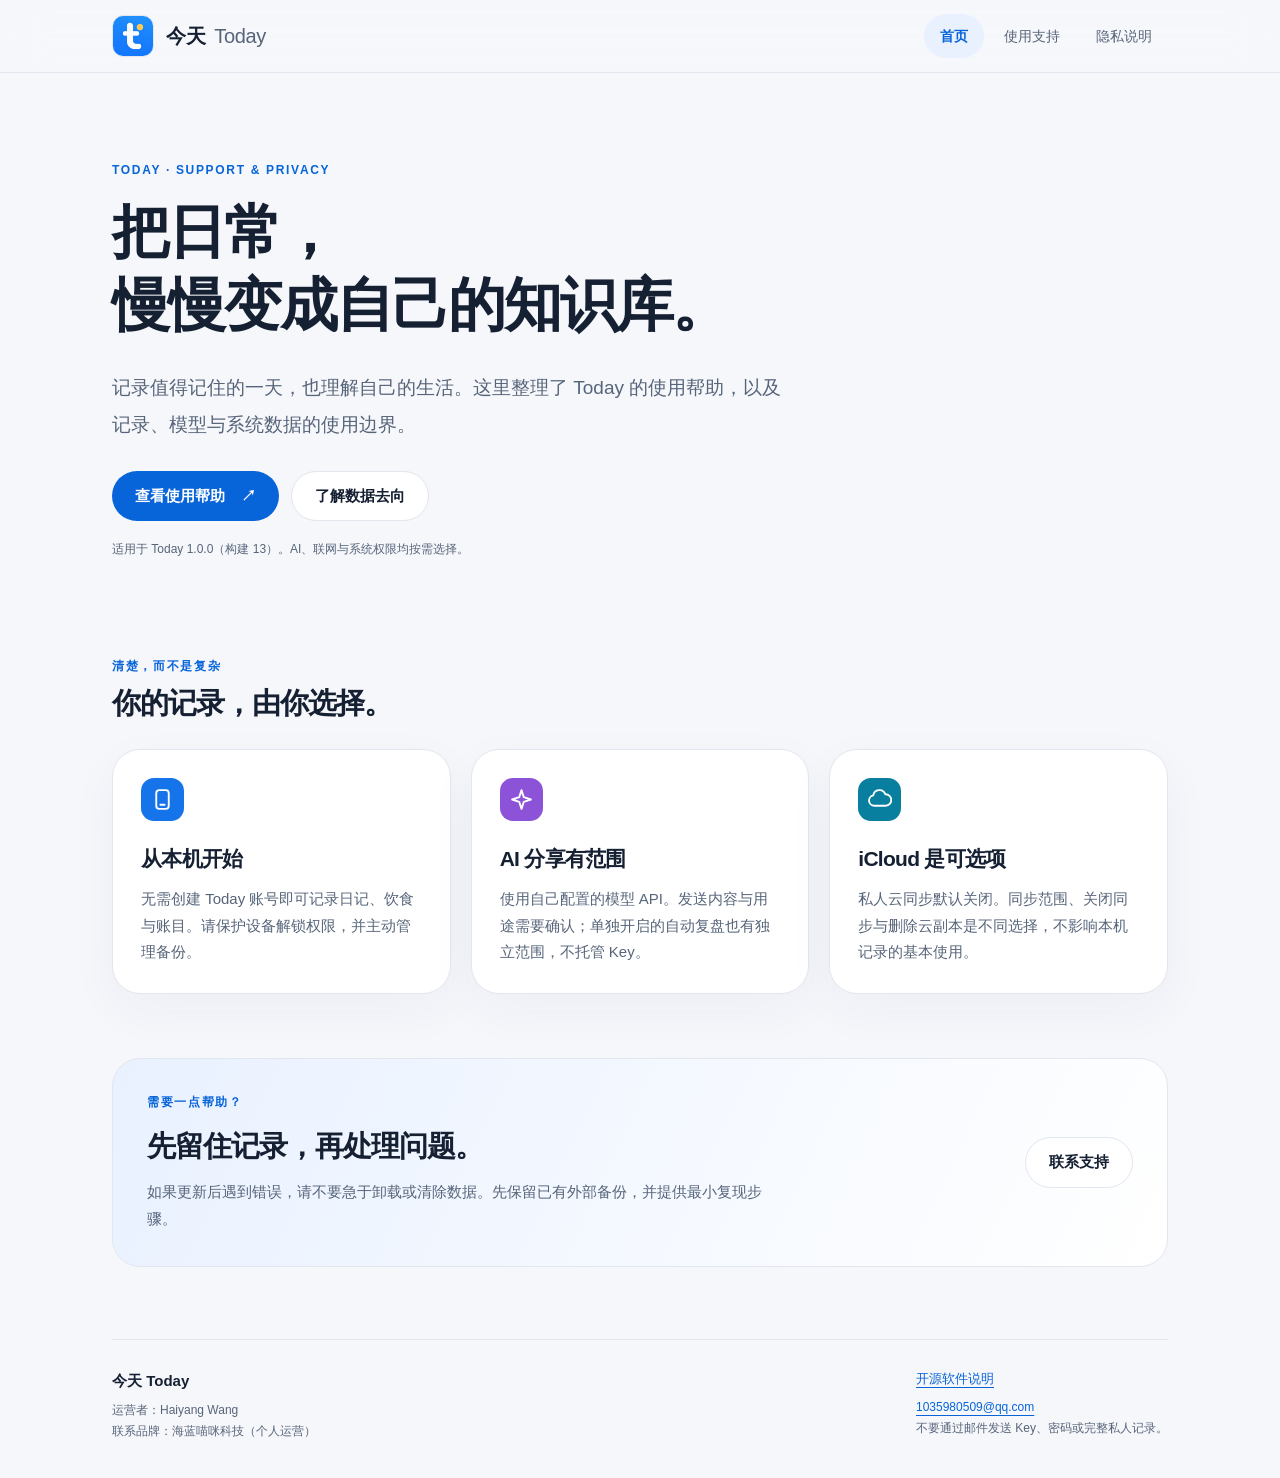
<file: index.html>
<!doctype html>
<html lang="zh-CN">
<head>
  <meta charset="utf-8">
  <meta name="viewport" content="width=device-width, initial-scale=1">
  <meta name="robots" content="noindex, nofollow">
  <meta name="description" content="今天 Today 的使用支持、隐私政策和开源软件说明。本机记录、可选 iCloud 与自己的 AI 服务。">
  <meta name="color-scheme" content="light dark">
  <title>今天 Today · 支持与隐私</title>
  <link rel="icon" href="assets/app-icon.png">
  <link rel="stylesheet" href="assets/site.css">
</head>
<body>
  <a class="skip" href="#main">跳到正文</a>
  <header class="site-header"><div class="header-inner">
    <a class="brand" href="index.html"><img src="assets/app-icon.png" width="42" height="42" alt=""><span>今天 <span class="brand-en">Today</span></span></a>
    <nav aria-label="主要导航"><a href="index.html" aria-current="page">首页</a><a href="support.html">使用支持</a><a href="privacy.html">隐私说明</a></nav>
  </div></header>
  <main id="main" class="page">
    <section class="hero">
      <p class="eyebrow">TODAY · SUPPORT &amp; PRIVACY</p>
      <h1>把日常，<br>慢慢变成自己的知识库。</h1>
      <p class="hero-copy">记录值得记住的一天，也理解自己的生活。这里整理了 Today 的使用帮助，以及记录、模型与系统数据的使用边界。</p>
      <div class="hero-actions"><a class="button primary" href="support.html">查看使用帮助 <span aria-hidden="true">↗</span></a><a class="button secondary" href="privacy.html">了解数据去向</a></div>
      <p class="caption">适用于 Today 1.0.0（构建 13）。AI、联网与系统权限均按需选择。</p>
    </section>
    <section aria-labelledby="principles">
      <div class="section-heading"><p class="eyebrow">清楚，而不是复杂</p><h2 id="principles">你的记录，由你选择。</h2></div>
      <div class="three-up">
        <article class="card"><span class="icon-tile blue" aria-hidden="true"><svg viewBox="0 0 24 24"><rect x="6" y="3" width="12" height="18" rx="3"/><path d="M10 17h4"/></svg></span><h3>从本机开始</h3><p>无需创建 Today 账号即可记录日记、饮食与账目。请保护设备解锁权限，并主动管理备份。</p></article>
        <article class="card"><span class="icon-tile purple" aria-hidden="true"><svg viewBox="0 0 24 24"><path d="m12 3 2.2 6.8L21 12l-6.8 2.2L12 21l-2.2-6.8L3 12l6.8-2.2Z"/></svg></span><h3>AI 分享有范围</h3><p>使用自己配置的模型 API。发送内容与用途需要确认；单独开启的自动复盘也有独立范围，不托管 Key。</p></article>
        <article class="card"><span class="icon-tile cyan" aria-hidden="true"><svg viewBox="0 0 24 24"><path d="M7 18a5 5 0 0 1-1-9.9A6 6 0 0 1 17.6 7 5.5 5.5 0 0 1 18 18Z"/></svg></span><h3>iCloud 是可选项</h3><p>私人云同步默认关闭。同步范围、关闭同步与删除云副本是不同选择，不影响本机记录的基本使用。</p></article>
      </div>
    </section>
    <section class="help-band" aria-labelledby="help-title"><div><p class="eyebrow">需要一点帮助？</p><h2 id="help-title">先留住记录，再处理问题。</h2><p>如果更新后遇到错误，请不要急于卸载或清除数据。先保留已有外部备份，并提供最小复现步骤。</p></div><a class="button secondary" href="support.html#contact">联系支持</a></section>
  </main>
  <footer class="site-footer"><div><strong>今天 Today</strong><p>运营者：Haiyang Wang<br>联系品牌：海蓝喵咪科技（个人运营）</p></div><div><a href="licenses.html">开源软件说明</a><p><a href="mailto:1035980509@qq.com">1035980509@qq.com</a><br>不要通过邮件发送 Key、密码或完整私人记录。</p></div></footer>
</body>
</html>
</file>
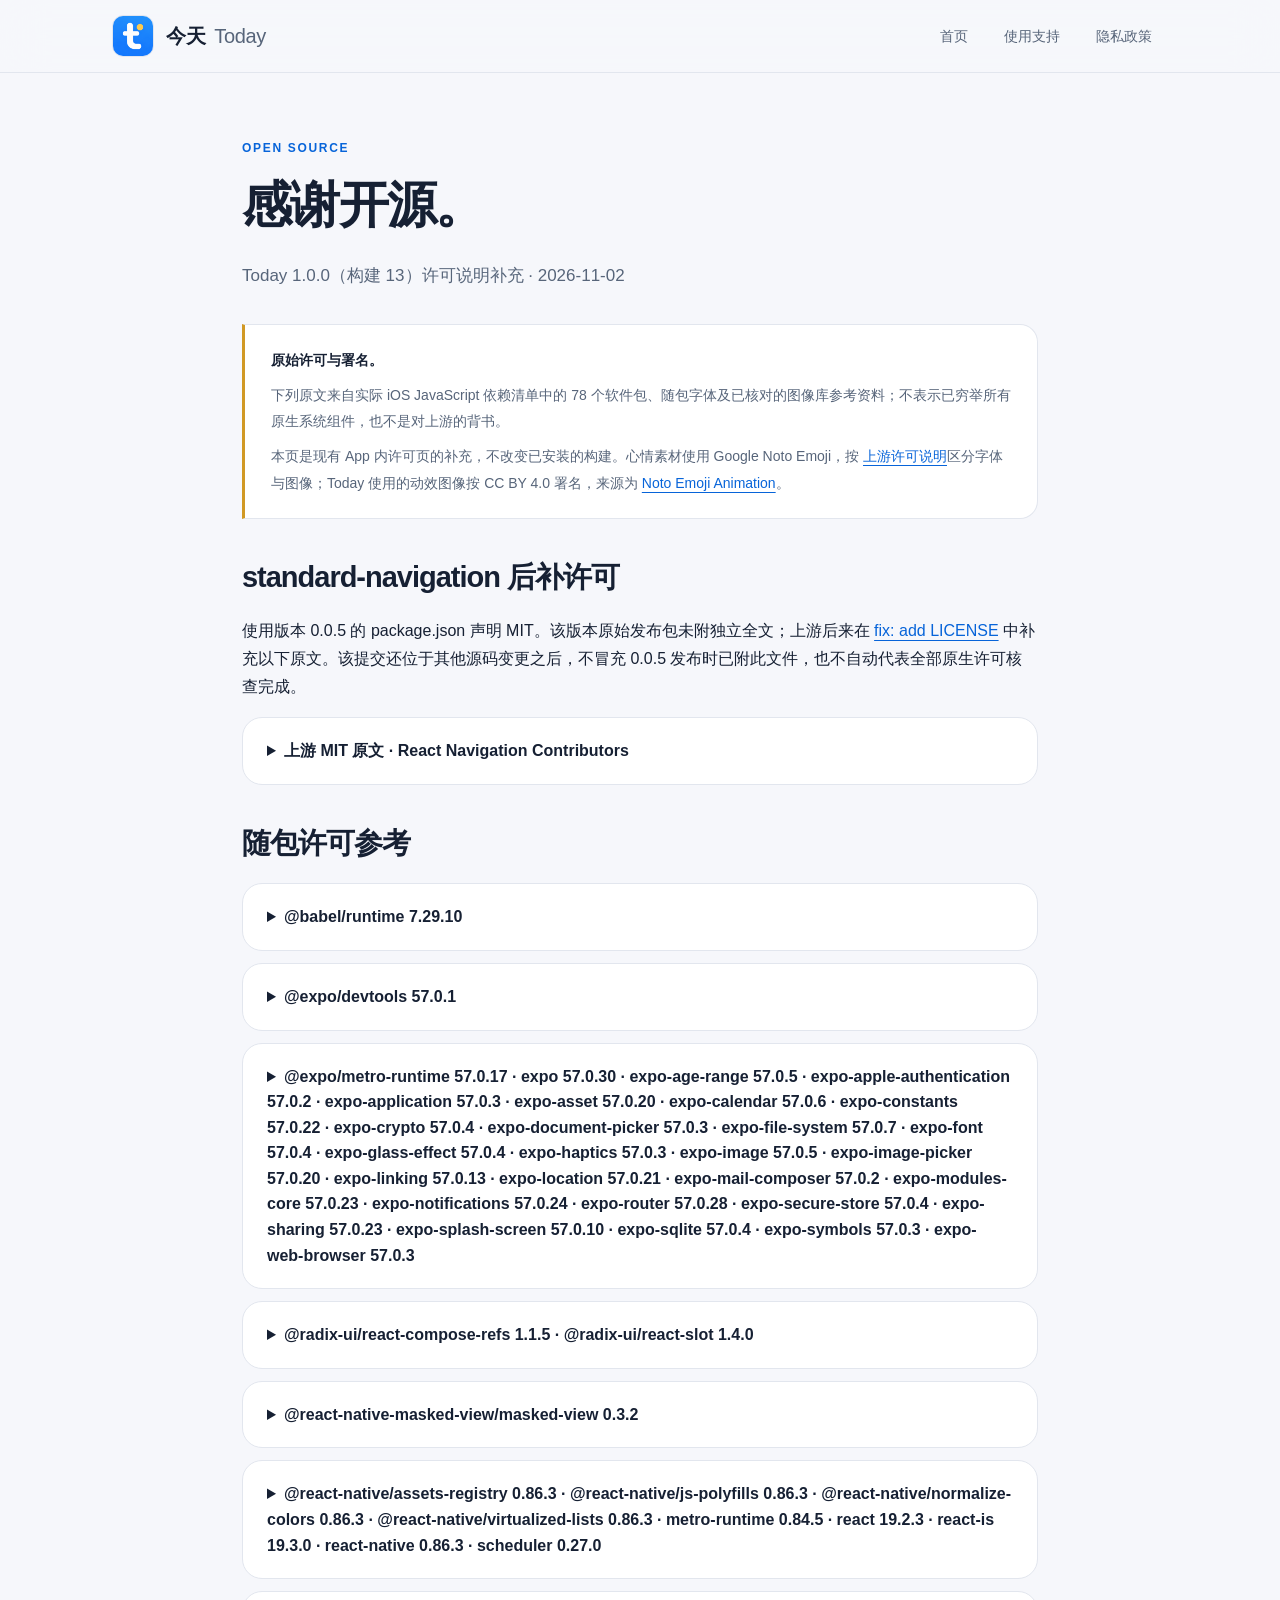
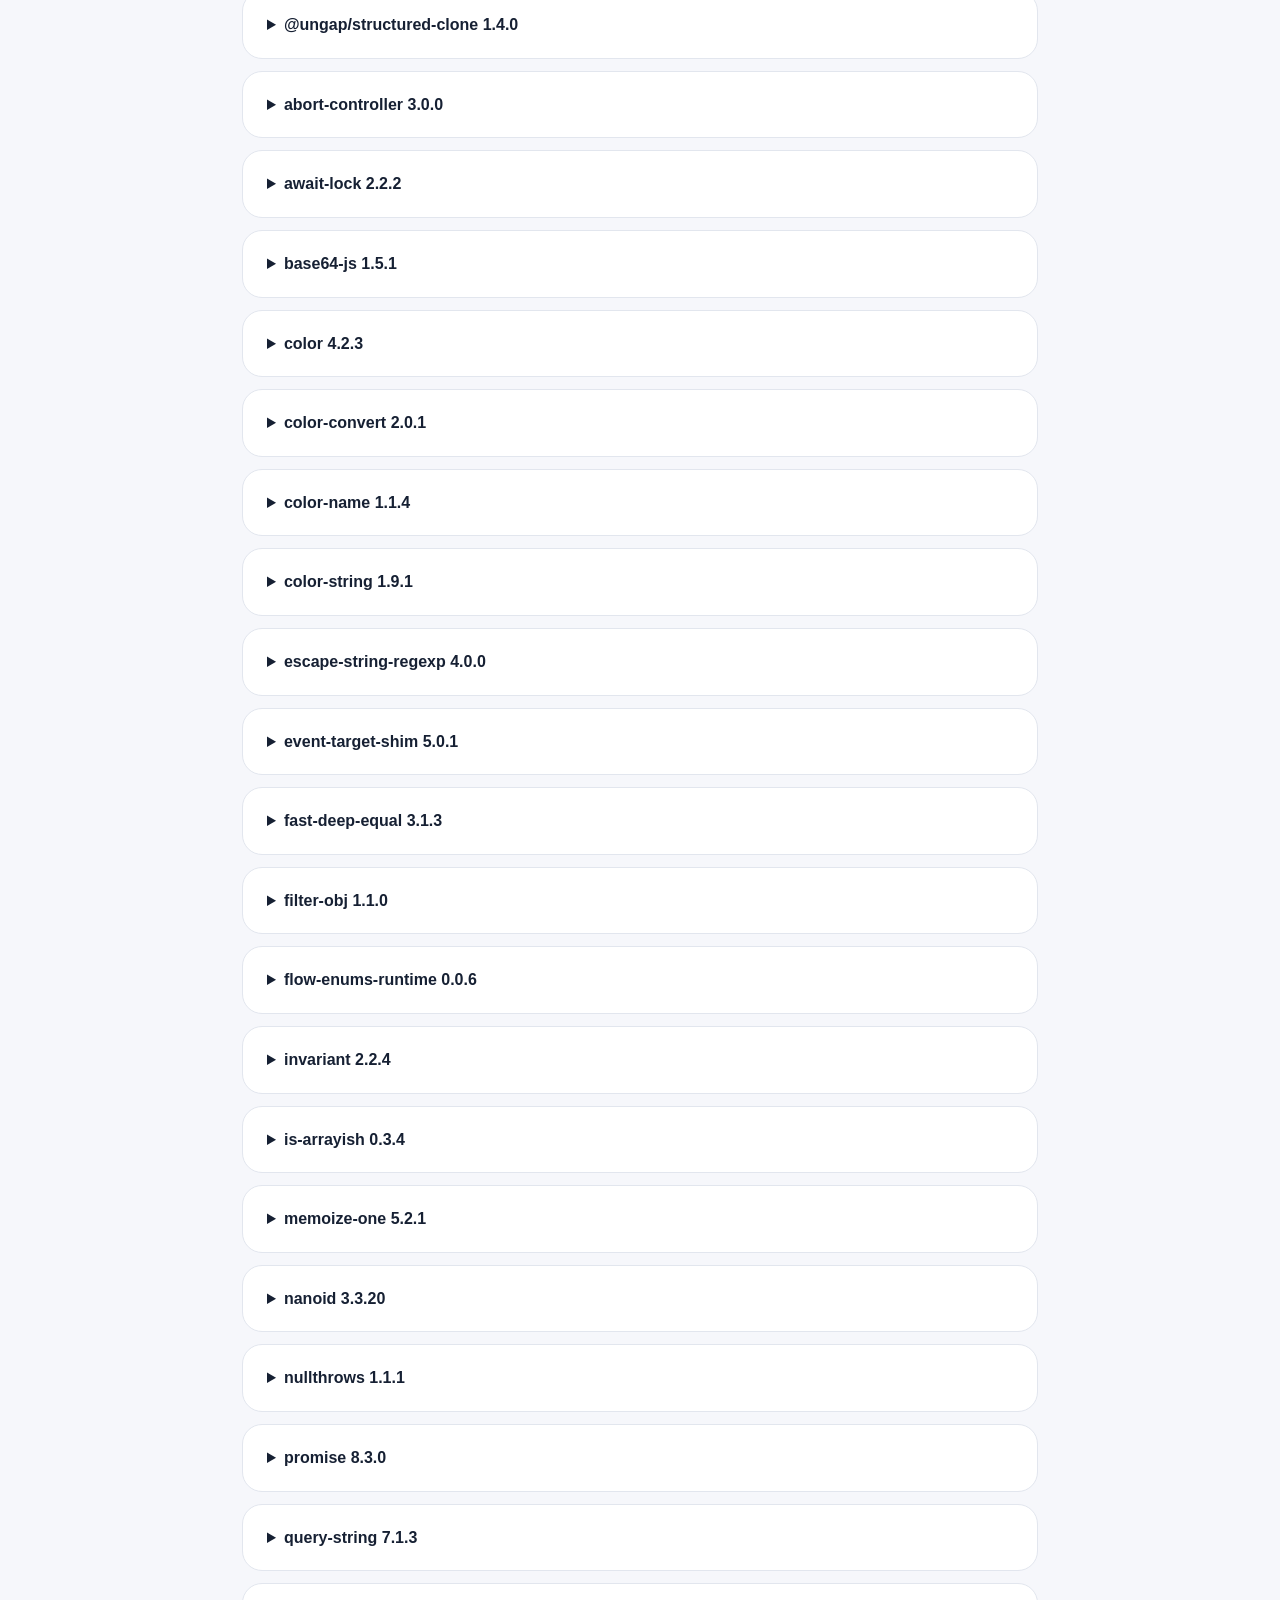
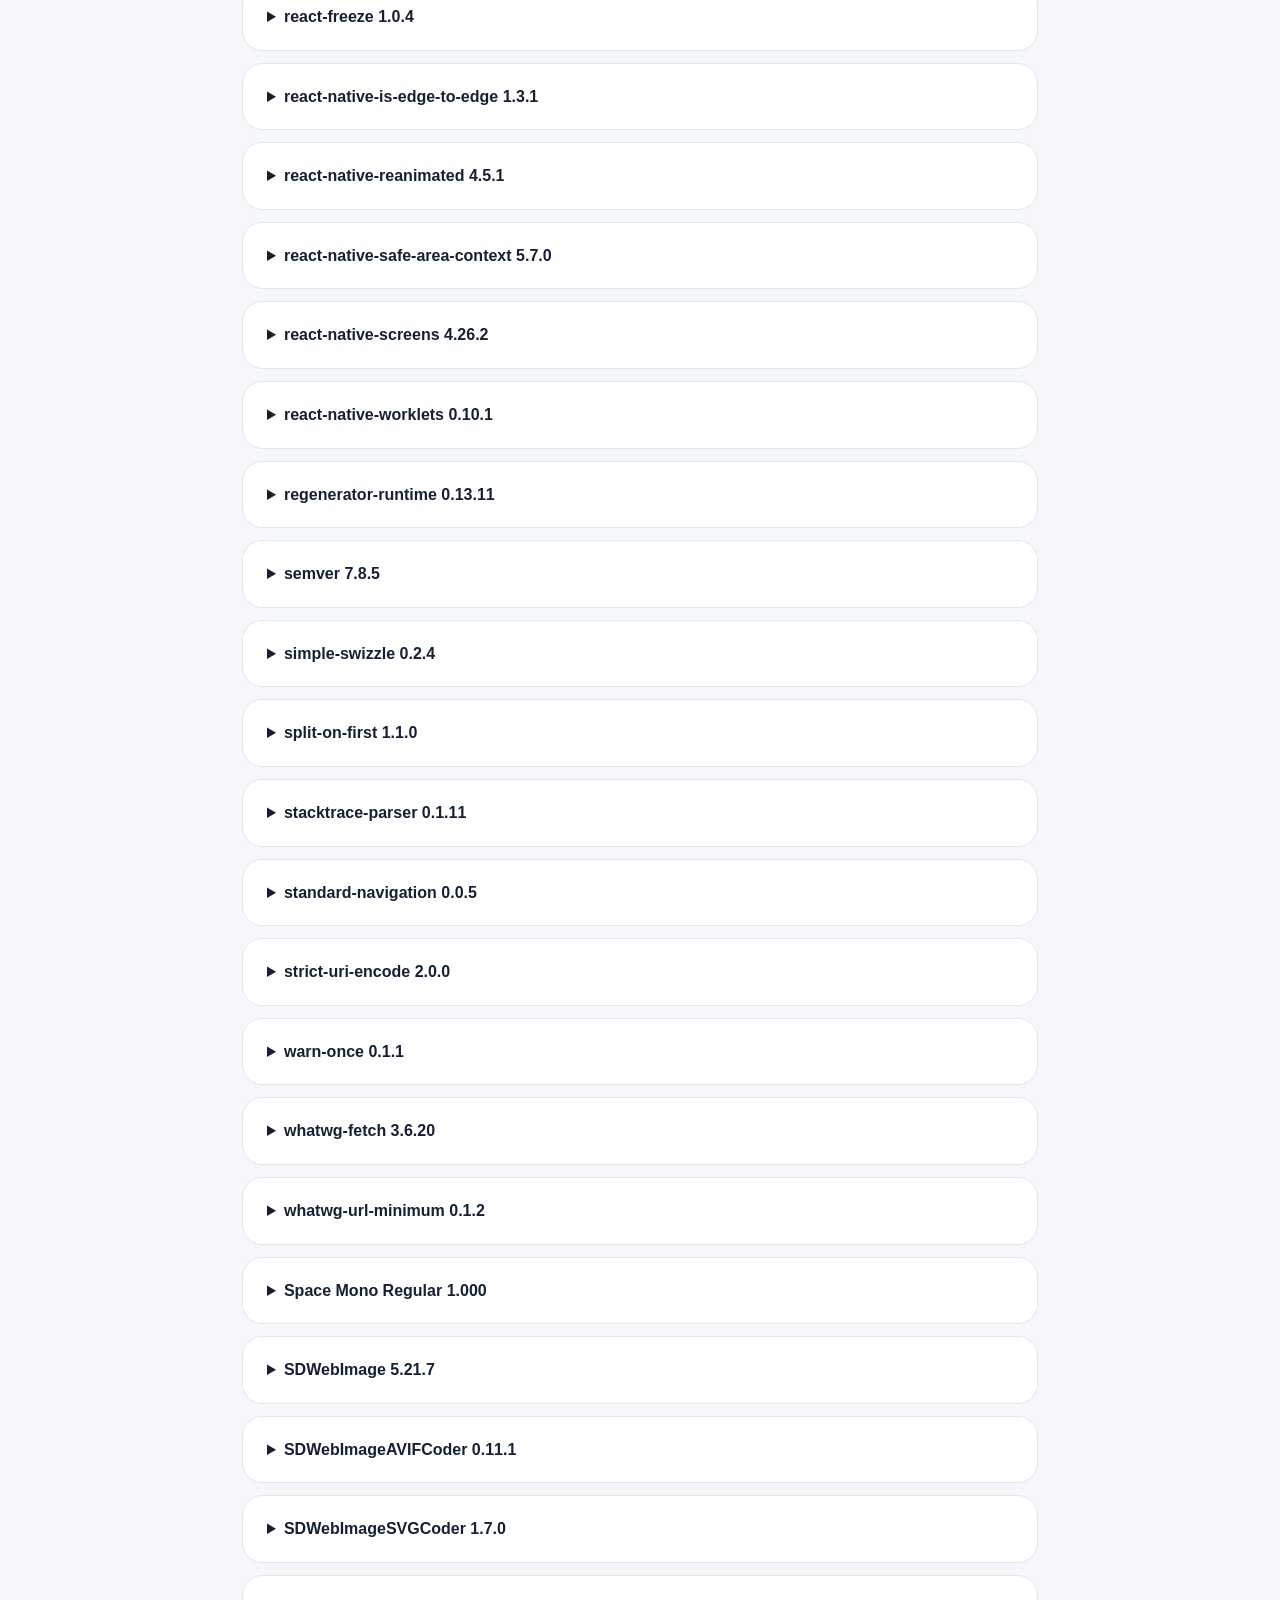
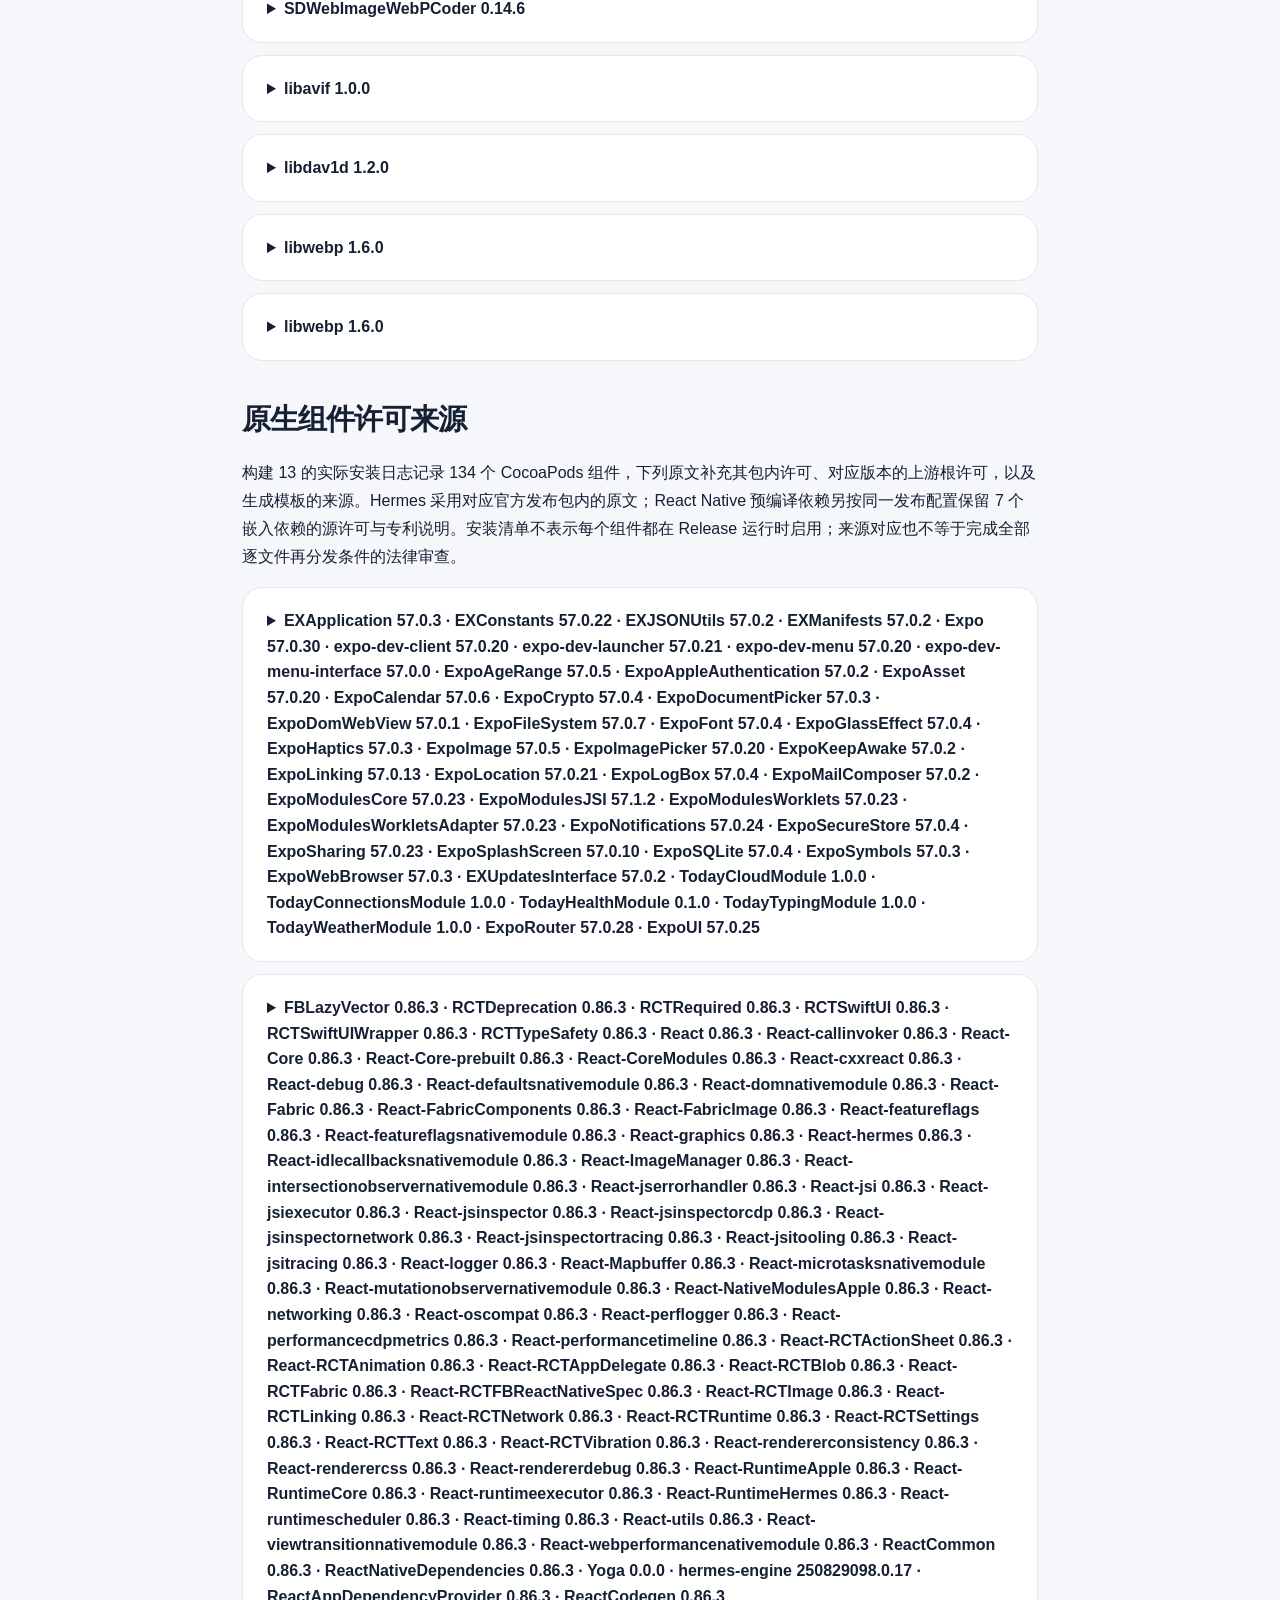
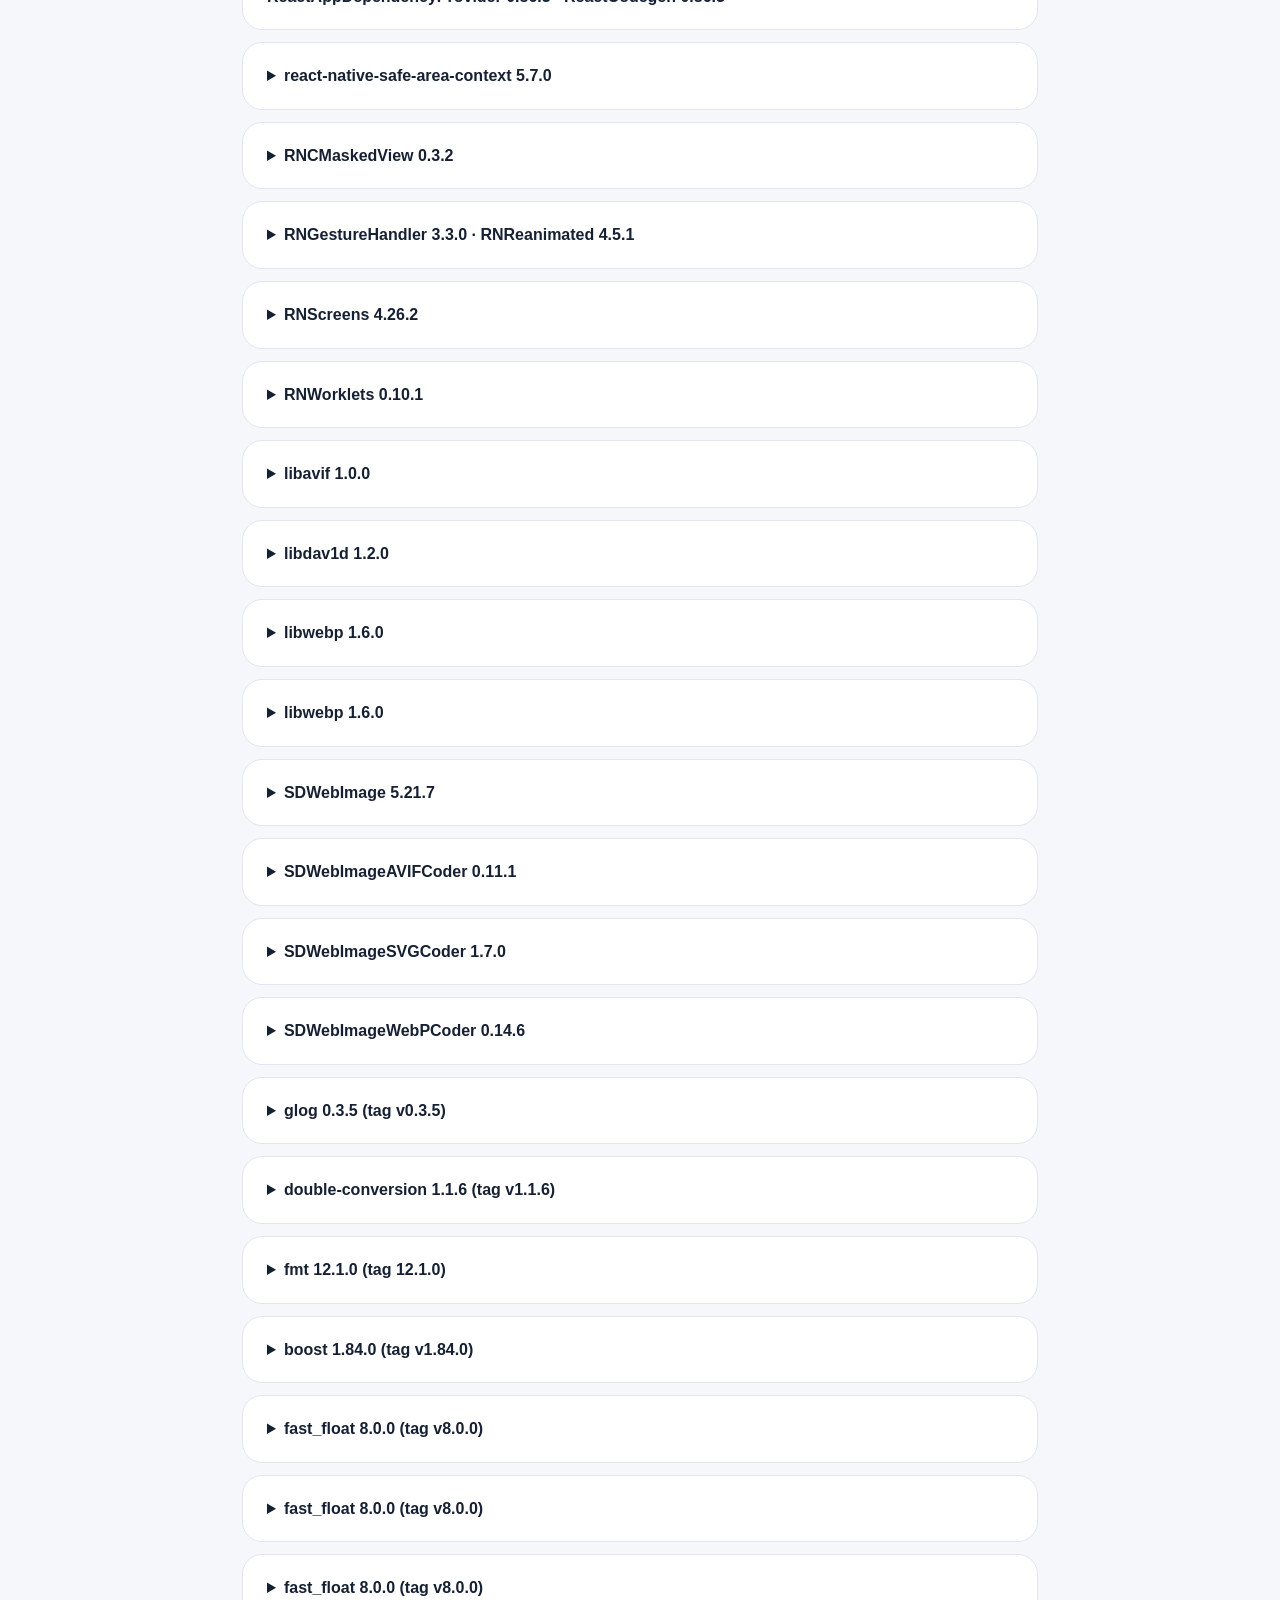
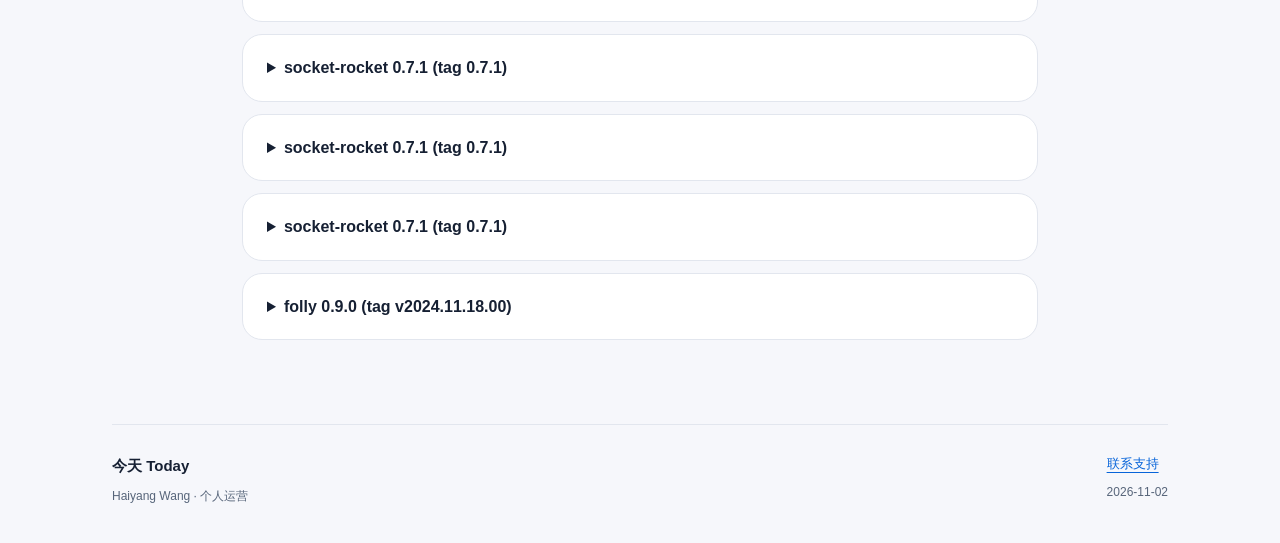
<file: licenses.html>
<!doctype html>
<html lang="zh-CN"><head><meta charset="utf-8"><meta name="viewport" content="width=device-width, initial-scale=1"><meta name="robots" content="noindex, nofollow"><meta name="color-scheme" content="light dark"><title>开源软件说明 · 今天 Today</title><link rel="icon" href="assets/app-icon.png"><link rel="stylesheet" href="assets/site.css"></head>
<body><a class="skip" href="#main">跳到正文</a><header class="site-header"><div class="header-inner"><a class="brand" href="index.html"><img src="assets/app-icon.png" width="42" height="42" alt=""><span>今天 <span class="brand-en">Today</span></span></a><nav aria-label="主要导航"><a href="index.html">首页</a><a href="support.html">使用支持</a><a href="privacy.html">隐私政策</a></nav></div></header>
<main id="main" class="page narrow"><header class="document-header"><p class="eyebrow">OPEN SOURCE</p><h1>感谢开源。</h1><p class="lead">Today 1.0.0（构建 13）许可说明补充 · 2026-11-02</p></header>
<aside class="notice"><strong>原始许可与署名。</strong><p>下列原文来自实际 iOS JavaScript 依赖清单中的 78 个软件包、随包字体及已核对的图像库参考资料；不表示已穷举所有原生系统组件，也不是对上游的背书。</p><p>本页是现有 App 内许可页的补充，不改变已安装的构建。心情素材使用 Google Noto Emoji，按 <a href="https://github.com/googlefonts/noto-emoji/blob/main/LICENSE" rel="noreferrer">上游许可说明</a>区分字体与图像；Today 使用的动效图像按 CC BY 4.0 署名，来源为 <a href="https://googlefonts.github.io/noto-emoji-animation/" rel="noreferrer">Noto Emoji Animation</a>。</p></aside>
<section class="faq" aria-labelledby="supplement"><h2 id="supplement">standard-navigation 后补许可</h2><p>使用版本 0.0.5 的 package.json 声明 MIT。该版本原始发布包未附独立全文；上游后来在 <a href="https://github.com/react-navigation/standard-navigation/commit/33f3d3c976a24bad9fe32583939318bc143fa41b" rel="noreferrer">fix: add LICENSE</a> 中补充以下原文。该提交还位于其他源码变更之后，不冒充 0.0.5 发布时已附此文件，也不自动代表全部原生许可核查完成。</p><details><summary>上游 MIT 原文 · React Navigation Contributors</summary><div><pre>MIT License

Copyright (c) 2026 React Navigation Contributors

Permission is hereby granted, free of charge, to any person obtaining a copy
of this software and associated documentation files (the &quot;Software&quot;), to deal
in the Software without restriction, including without limitation the rights
to use, copy, modify, merge, publish, distribute, sublicense, and/or sell
copies of the Software, and to permit persons to whom the Software is
furnished to do so, subject to the following conditions:

The above copyright notice and this permission notice shall be included in all
copies or substantial portions of the Software.

THE SOFTWARE IS PROVIDED &quot;AS IS&quot;, WITHOUT WARRANTY OF ANY KIND, EXPRESS OR
IMPLIED, INCLUDING BUT NOT LIMITED TO THE WARRANTIES OF MERCHANTABILITY,
FITNESS FOR A PARTICULAR PURPOSE AND NONINFRINGEMENT. IN NO EVENT SHALL THE
AUTHORS OR COPYRIGHT HOLDERS BE LIABLE FOR ANY CLAIM, DAMAGES OR OTHER
LIABILITY, WHETHER IN AN ACTION OF CONTRACT, TORT OR OTHERWISE, ARISING FROM,
OUT OF OR IN CONNECTION WITH THE SOFTWARE OR THE USE OR OTHER DEALINGS IN THE
SOFTWARE.
</pre></div></details></section>
<section class="faq" aria-labelledby="catalogue"><h2 id="catalogue">随包许可参考</h2><details><summary>@babel/runtime 7.29.10</summary><div><p>MIT</p><pre>MIT License

Copyright (c) 2014-present Sebastian McKenzie and other contributors

Permission is hereby granted, free of charge, to any person obtaining
a copy of this software and associated documentation files (the
&quot;Software&quot;), to deal in the Software without restriction, including
without limitation the rights to use, copy, modify, merge, publish,
distribute, sublicense, and/or sell copies of the Software, and to
permit persons to whom the Software is furnished to do so, subject to
the following conditions:

The above copyright notice and this permission notice shall be
included in all copies or substantial portions of the Software.

THE SOFTWARE IS PROVIDED &quot;AS IS&quot;, WITHOUT WARRANTY OF ANY KIND,
EXPRESS OR IMPLIED, INCLUDING BUT NOT LIMITED TO THE WARRANTIES OF
MERCHANTABILITY, FITNESS FOR A PARTICULAR PURPOSE AND
NONINFRINGEMENT. IN NO EVENT SHALL THE AUTHORS OR COPYRIGHT HOLDERS BE
LIABLE FOR ANY CLAIM, DAMAGES OR OTHER LIABILITY, WHETHER IN AN ACTION
OF CONTRACT, TORT OR OTHERWISE, ARISING FROM, OUT OF OR IN CONNECTION
WITH THE SOFTWARE OR THE USE OR OTHER DEALINGS IN THE SOFTWARE.
</pre></div></details>
<details><summary>@expo/devtools 57.0.1</summary><div><p>MIT</p><pre>The MIT License (MIT)

Copyright (c) 2015-present 650 Industries, Inc. (aka Expo)

Permission is hereby granted, free of charge, to any person obtaining a copy
of this software and associated documentation files (the &quot;Software&quot;), to deal
in the Software without restriction, including without limitation the rights
to use, copy, modify, merge, publish, distribute, sublicense, and/or sell
copies of the Software, and to permit persons to whom the Software is
furnished to do so, subject to the following conditions:

The above copyright notice and this permission notice shall be included in all
copies or substantial portions of the Software.

THE SOFTWARE IS PROVIDED &quot;AS IS&quot;, WITHOUT WARRANTY OF ANY KIND, EXPRESS OR
IMPLIED, INCLUDING BUT NOT LIMITED TO THE WARRANTIES OF MERCHANTABILITY,
FITNESS FOR A PARTICULAR PURPOSE AND NONINFRINGEMENT. IN NO EVENT SHALL THE
AUTHORS OR COPYRIGHT HOLDERS BE LIABLE FOR ANY CLAIM, DAMAGES OR OTHER
LIABILITY, WHETHER IN AN ACTION OF CONTRACT, TORT OR OTHERWISE, ARISING FROM,
OUT OF OR IN CONNECTION WITH THE SOFTWARE OR THE USE OR OTHER DEALINGS IN THE
SOFTWARE.

</pre></div></details>
<details><summary>@expo/metro-runtime 57.0.17 · expo 57.0.30 · expo-age-range 57.0.5 · expo-apple-authentication 57.0.2 · expo-application 57.0.3 · expo-asset 57.0.20 · expo-calendar 57.0.6 · expo-constants 57.0.22 · expo-crypto 57.0.4 · expo-document-picker 57.0.3 · expo-file-system 57.0.7 · expo-font 57.0.4 · expo-glass-effect 57.0.4 · expo-haptics 57.0.3 · expo-image 57.0.5 · expo-image-picker 57.0.20 · expo-linking 57.0.13 · expo-location 57.0.21 · expo-mail-composer 57.0.2 · expo-modules-core 57.0.23 · expo-notifications 57.0.24 · expo-router 57.0.28 · expo-secure-store 57.0.4 · expo-sharing 57.0.23 · expo-splash-screen 57.0.10 · expo-sqlite 57.0.4 · expo-symbols 57.0.3 · expo-web-browser 57.0.3</summary><div><p>MIT</p><pre>The MIT License (MIT)

Copyright (c) 2015-present 650 Industries, Inc. (aka Expo)

Permission is hereby granted, free of charge, to any person obtaining a copy
of this software and associated documentation files (the &quot;Software&quot;), to deal
in the Software without restriction, including without limitation the rights
to use, copy, modify, merge, publish, distribute, sublicense, and/or sell
copies of the Software, and to permit persons to whom the Software is
furnished to do so, subject to the following conditions:

The above copyright notice and this permission notice shall be included in all
copies or substantial portions of the Software.

THE SOFTWARE IS PROVIDED &quot;AS IS&quot;, WITHOUT WARRANTY OF ANY KIND, EXPRESS OR
IMPLIED, INCLUDING BUT NOT LIMITED TO THE WARRANTIES OF MERCHANTABILITY,
FITNESS FOR A PARTICULAR PURPOSE AND NONINFRINGEMENT. IN NO EVENT SHALL THE
AUTHORS OR COPYRIGHT HOLDERS BE LIABLE FOR ANY CLAIM, DAMAGES OR OTHER
LIABILITY, WHETHER IN AN ACTION OF CONTRACT, TORT OR OTHERWISE, ARISING FROM,
OUT OF OR IN CONNECTION WITH THE SOFTWARE OR THE USE OR OTHER DEALINGS IN THE
SOFTWARE.
</pre></div></details>
<details><summary>@radix-ui/react-compose-refs 1.1.5 · @radix-ui/react-slot 1.4.0</summary><div><p>MIT</p><pre>MIT License

Copyright (c) 2022 WorkOS

Permission is hereby granted, free of charge, to any person obtaining a copy
of this software and associated documentation files (the &quot;Software&quot;), to deal
in the Software without restriction, including without limitation the rights
to use, copy, modify, merge, publish, distribute, sublicense, and/or sell
copies of the Software, and to permit persons to whom the Software is
furnished to do so, subject to the following conditions:

The above copyright notice and this permission notice shall be included in all
copies or substantial portions of the Software.

THE SOFTWARE IS PROVIDED &quot;AS IS&quot;, WITHOUT WARRANTY OF ANY KIND, EXPRESS OR
IMPLIED, INCLUDING BUT NOT LIMITED TO THE WARRANTIES OF MERCHANTABILITY,
FITNESS FOR A PARTICULAR PURPOSE AND NONINFRINGEMENT. IN NO EVENT SHALL THE
AUTHORS OR COPYRIGHT HOLDERS BE LIABLE FOR ANY CLAIM, DAMAGES OR OTHER
LIABILITY, WHETHER IN AN ACTION OF CONTRACT, TORT OR OTHERWISE, ARISING FROM,
OUT OF OR IN CONNECTION WITH THE SOFTWARE OR THE USE OR OTHER DEALINGS IN THE
SOFTWARE.
</pre></div></details>
<details><summary>@react-native-masked-view/masked-view 0.3.2</summary><div><p>MIT</p><pre>MIT License

Copyright (c) 2015-present, Facebook, Inc.

Permission is hereby granted, free of charge, to any person obtaining a copy
of this software and associated documentation files (the &quot;Software&quot;), to deal
in the Software without restriction, including without limitation the rights
to use, copy, modify, merge, publish, distribute, sublicense, and/or sell
copies of the Software, and to permit persons to whom the Software is
furnished to do so, subject to the following conditions:

The above copyright notice and this permission notice shall be included in all
copies or substantial portions of the Software.

THE SOFTWARE IS PROVIDED &quot;AS IS&quot;, WITHOUT WARRANTY OF ANY KIND, EXPRESS OR
IMPLIED, INCLUDING BUT NOT LIMITED TO THE WARRANTIES OF MERCHANTABILITY,
FITNESS FOR A PARTICULAR PURPOSE AND NONINFRINGEMENT. IN NO EVENT SHALL THE
AUTHORS OR COPYRIGHT HOLDERS BE LIABLE FOR ANY CLAIM, DAMAGES OR OTHER
LIABILITY, WHETHER IN AN ACTION OF CONTRACT, TORT OR OTHERWISE, ARISING FROM,
OUT OF OR IN CONNECTION WITH THE SOFTWARE OR THE USE OR OTHER DEALINGS IN THE
SOFTWARE.
</pre></div></details>
<details><summary>@react-native/assets-registry 0.86.3 · @react-native/js-polyfills 0.86.3 · @react-native/normalize-colors 0.86.3 · @react-native/virtualized-lists 0.86.3 · metro-runtime 0.84.5 · react 19.2.3 · react-is 19.3.0 · react-native 0.86.3 · scheduler 0.27.0</summary><div><p>MIT</p><pre>MIT License

Copyright (c) Meta Platforms, Inc. and affiliates.

Permission is hereby granted, free of charge, to any person obtaining a copy
of this software and associated documentation files (the &quot;Software&quot;), to deal
in the Software without restriction, including without limitation the rights
to use, copy, modify, merge, publish, distribute, sublicense, and/or sell
copies of the Software, and to permit persons to whom the Software is
furnished to do so, subject to the following conditions:

The above copyright notice and this permission notice shall be included in all
copies or substantial portions of the Software.

THE SOFTWARE IS PROVIDED &quot;AS IS&quot;, WITHOUT WARRANTY OF ANY KIND, EXPRESS OR
IMPLIED, INCLUDING BUT NOT LIMITED TO THE WARRANTIES OF MERCHANTABILITY,
FITNESS FOR A PARTICULAR PURPOSE AND NONINFRINGEMENT. IN NO EVENT SHALL THE
AUTHORS OR COPYRIGHT HOLDERS BE LIABLE FOR ANY CLAIM, DAMAGES OR OTHER
LIABILITY, WHETHER IN AN ACTION OF CONTRACT, TORT OR OTHERWISE, ARISING FROM,
OUT OF OR IN CONNECTION WITH THE SOFTWARE OR THE USE OR OTHER DEALINGS IN THE
SOFTWARE.
</pre></div></details>
<details><summary>@ungap/structured-clone 1.4.0</summary><div><p>ISC</p><pre>ISC License

Copyright (c) 2021, Andrea Giammarchi, @WebReflection

Permission to use, copy, modify, and/or distribute this software for any
purpose with or without fee is hereby granted, provided that the above
copyright notice and this permission notice appear in all copies.

THE SOFTWARE IS PROVIDED &quot;AS IS&quot; AND THE AUTHOR DISCLAIMS ALL WARRANTIES WITH
REGARD TO THIS SOFTWARE INCLUDING ALL IMPLIED WARRANTIES OF MERCHANTABILITY
AND FITNESS. IN NO EVENT SHALL THE AUTHOR BE LIABLE FOR ANY SPECIAL, DIRECT,
INDIRECT, OR CONSEQUENTIAL DAMAGES OR ANY DAMAGES WHATSOEVER RESULTING FROM
LOSS OF USE, DATA OR PROFITS, WHETHER IN AN ACTION OF CONTRACT, NEGLIGENCE
OR OTHER TORTIOUS ACTION, ARISING OUT OF OR IN CONNECTION WITH THE USE OR
PERFORMANCE OF THIS SOFTWARE.
</pre></div></details>
<details><summary>abort-controller 3.0.0</summary><div><p>MIT</p><pre>MIT License

Copyright (c) 2017 Toru Nagashima

Permission is hereby granted, free of charge, to any person obtaining a copy
of this software and associated documentation files (the &quot;Software&quot;), to deal
in the Software without restriction, including without limitation the rights
to use, copy, modify, merge, publish, distribute, sublicense, and/or sell
copies of the Software, and to permit persons to whom the Software is
furnished to do so, subject to the following conditions:

The above copyright notice and this permission notice shall be included in all
copies or substantial portions of the Software.

THE SOFTWARE IS PROVIDED &quot;AS IS&quot;, WITHOUT WARRANTY OF ANY KIND, EXPRESS OR
IMPLIED, INCLUDING BUT NOT LIMITED TO THE WARRANTIES OF MERCHANTABILITY,
FITNESS FOR A PARTICULAR PURPOSE AND NONINFRINGEMENT. IN NO EVENT SHALL THE
AUTHORS OR COPYRIGHT HOLDERS BE LIABLE FOR ANY CLAIM, DAMAGES OR OTHER
LIABILITY, WHETHER IN AN ACTION OF CONTRACT, TORT OR OTHERWISE, ARISING FROM,
OUT OF OR IN CONNECTION WITH THE SOFTWARE OR THE USE OR OTHER DEALINGS IN THE
SOFTWARE.
</pre></div></details>
<details><summary>await-lock 2.2.2</summary><div><p>MIT</p><pre>The MIT License (MIT)

Copyright (c) 2015-present James Ide

Permission is hereby granted, free of charge, to any person obtaining a copy
of this software and associated documentation files (the &quot;Software&quot;), to deal
in the Software without restriction, including without limitation the rights
to use, copy, modify, merge, publish, distribute, sublicense, and/or sell
copies of the Software, and to permit persons to whom the Software is
furnished to do so, subject to the following conditions:

The above copyright notice and this permission notice shall be included in all
copies or substantial portions of the Software.

THE SOFTWARE IS PROVIDED &quot;AS IS&quot;, WITHOUT WARRANTY OF ANY KIND, EXPRESS OR
IMPLIED, INCLUDING BUT NOT LIMITED TO THE WARRANTIES OF MERCHANTABILITY,
FITNESS FOR A PARTICULAR PURPOSE AND NONINFRINGEMENT. IN NO EVENT SHALL THE
AUTHORS OR COPYRIGHT HOLDERS BE LIABLE FOR ANY CLAIM, DAMAGES OR OTHER
LIABILITY, WHETHER IN AN ACTION OF CONTRACT, TORT OR OTHERWISE, ARISING FROM,
OUT OF OR IN CONNECTION WITH THE SOFTWARE OR THE USE OR OTHER DEALINGS IN THE
SOFTWARE.
</pre></div></details>
<details><summary>base64-js 1.5.1</summary><div><p>MIT</p><pre>The MIT License (MIT)

Copyright (c) 2014 Jameson Little

Permission is hereby granted, free of charge, to any person obtaining a copy
of this software and associated documentation files (the &quot;Software&quot;), to deal
in the Software without restriction, including without limitation the rights
to use, copy, modify, merge, publish, distribute, sublicense, and/or sell
copies of the Software, and to permit persons to whom the Software is
furnished to do so, subject to the following conditions:

The above copyright notice and this permission notice shall be included in
all copies or substantial portions of the Software.

THE SOFTWARE IS PROVIDED &quot;AS IS&quot;, WITHOUT WARRANTY OF ANY KIND, EXPRESS OR
IMPLIED, INCLUDING BUT NOT LIMITED TO THE WARRANTIES OF MERCHANTABILITY,
FITNESS FOR A PARTICULAR PURPOSE AND NONINFRINGEMENT. IN NO EVENT SHALL THE
AUTHORS OR COPYRIGHT HOLDERS BE LIABLE FOR ANY CLAIM, DAMAGES OR OTHER
LIABILITY, WHETHER IN AN ACTION OF CONTRACT, TORT OR OTHERWISE, ARISING FROM,
OUT OF OR IN CONNECTION WITH THE SOFTWARE OR THE USE OR OTHER DEALINGS IN
THE SOFTWARE.
</pre></div></details>
<details><summary>color 4.2.3</summary><div><p>MIT</p><pre>Copyright (c) 2012 Heather Arthur

Permission is hereby granted, free of charge, to any person obtaining
a copy of this software and associated documentation files (the
&quot;Software&quot;), to deal in the Software without restriction, including
without limitation the rights to use, copy, modify, merge, publish,
distribute, sublicense, and/or sell copies of the Software, and to
permit persons to whom the Software is furnished to do so, subject to
the following conditions:

The above copyright notice and this permission notice shall be
included in all copies or substantial portions of the Software.

THE SOFTWARE IS PROVIDED &quot;AS IS&quot;, WITHOUT WARRANTY OF ANY KIND,
EXPRESS OR IMPLIED, INCLUDING BUT NOT LIMITED TO THE WARRANTIES OF
MERCHANTABILITY, FITNESS FOR A PARTICULAR PURPOSE AND
NONINFRINGEMENT. IN NO EVENT SHALL THE AUTHORS OR COPYRIGHT HOLDERS BE
LIABLE FOR ANY CLAIM, DAMAGES OR OTHER LIABILITY, WHETHER IN AN ACTION
OF CONTRACT, TORT OR OTHERWISE, ARISING FROM, OUT OF OR IN CONNECTION
WITH THE SOFTWARE OR THE USE OR OTHER DEALINGS IN THE SOFTWARE.

</pre></div></details>
<details><summary>color-convert 2.0.1</summary><div><p>MIT</p><pre>Copyright (c) 2011-2016 Heather Arthur &lt;fayearthur@gmail.com&gt;

Permission is hereby granted, free of charge, to any person obtaining
a copy of this software and associated documentation files (the
&quot;Software&quot;), to deal in the Software without restriction, including
without limitation the rights to use, copy, modify, merge, publish,
distribute, sublicense, and/or sell copies of the Software, and to
permit persons to whom the Software is furnished to do so, subject to
the following conditions:

The above copyright notice and this permission notice shall be
included in all copies or substantial portions of the Software.

THE SOFTWARE IS PROVIDED &quot;AS IS&quot;, WITHOUT WARRANTY OF ANY KIND,
EXPRESS OR IMPLIED, INCLUDING BUT NOT LIMITED TO THE WARRANTIES OF
MERCHANTABILITY, FITNESS FOR A PARTICULAR PURPOSE AND
NONINFRINGEMENT. IN NO EVENT SHALL THE AUTHORS OR COPYRIGHT HOLDERS BE
LIABLE FOR ANY CLAIM, DAMAGES OR OTHER LIABILITY, WHETHER IN AN ACTION
OF CONTRACT, TORT OR OTHERWISE, ARISING FROM, OUT OF OR IN CONNECTION
WITH THE SOFTWARE OR THE USE OR OTHER DEALINGS IN THE SOFTWARE.

</pre></div></details>
<details><summary>color-name 1.1.4</summary><div><p>MIT</p><pre>The MIT License (MIT)
Copyright (c) 2015 Dmitry Ivanov

Permission is hereby granted, free of charge, to any person obtaining a copy of this software and associated documentation files (the &quot;Software&quot;), to deal in the Software without restriction, including without limitation the rights to use, copy, modify, merge, publish, distribute, sublicense, and/or sell copies of the Software, and to permit persons to whom the Software is furnished to do so, subject to the following conditions:

The above copyright notice and this permission notice shall be included in all copies or substantial portions of the Software.

THE SOFTWARE IS PROVIDED &quot;AS IS&quot;, WITHOUT WARRANTY OF ANY KIND, EXPRESS OR IMPLIED, INCLUDING BUT NOT LIMITED TO THE WARRANTIES OF MERCHANTABILITY, FITNESS FOR A PARTICULAR PURPOSE AND NONINFRINGEMENT. IN NO EVENT SHALL THE AUTHORS OR COPYRIGHT HOLDERS BE LIABLE FOR ANY CLAIM, DAMAGES OR OTHER LIABILITY, WHETHER IN AN ACTION OF CONTRACT, TORT OR OTHERWISE, ARISING FROM, OUT OF OR IN CONNECTION WITH THE SOFTWARE OR THE USE OR OTHER DEALINGS IN THE SOFTWARE.</pre></div></details>
<details><summary>color-string 1.9.1</summary><div><p>MIT</p><pre>Copyright (c) 2011 Heather Arthur &lt;fayearthur@gmail.com&gt;

Permission is hereby granted, free of charge, to any person obtaining
a copy of this software and associated documentation files (the
&quot;Software&quot;), to deal in the Software without restriction, including
without limitation the rights to use, copy, modify, merge, publish,
distribute, sublicense, and/or sell copies of the Software, and to
permit persons to whom the Software is furnished to do so, subject to
the following conditions:

The above copyright notice and this permission notice shall be
included in all copies or substantial portions of the Software.

THE SOFTWARE IS PROVIDED &quot;AS IS&quot;, WITHOUT WARRANTY OF ANY KIND,
EXPRESS OR IMPLIED, INCLUDING BUT NOT LIMITED TO THE WARRANTIES OF
MERCHANTABILITY, FITNESS FOR A PARTICULAR PURPOSE AND
NONINFRINGEMENT. IN NO EVENT SHALL THE AUTHORS OR COPYRIGHT HOLDERS BE
LIABLE FOR ANY CLAIM, DAMAGES OR OTHER LIABILITY, WHETHER IN AN ACTION
OF CONTRACT, TORT OR OTHERWISE, ARISING FROM, OUT OF OR IN CONNECTION
WITH THE SOFTWARE OR THE USE OR OTHER DEALINGS IN THE SOFTWARE.

</pre></div></details>
<details><summary>escape-string-regexp 4.0.0</summary><div><p>MIT</p><pre>MIT License

Copyright (c) Sindre Sorhus &lt;sindresorhus@gmail.com&gt; (https://sindresorhus.com)

Permission is hereby granted, free of charge, to any person obtaining a copy of this software and associated documentation files (the &quot;Software&quot;), to deal in the Software without restriction, including without limitation the rights to use, copy, modify, merge, publish, distribute, sublicense, and/or sell copies of the Software, and to permit persons to whom the Software is furnished to do so, subject to the following conditions:

The above copyright notice and this permission notice shall be included in all copies or substantial portions of the Software.

THE SOFTWARE IS PROVIDED &quot;AS IS&quot;, WITHOUT WARRANTY OF ANY KIND, EXPRESS OR IMPLIED, INCLUDING BUT NOT LIMITED TO THE WARRANTIES OF MERCHANTABILITY, FITNESS FOR A PARTICULAR PURPOSE AND NONINFRINGEMENT. IN NO EVENT SHALL THE AUTHORS OR COPYRIGHT HOLDERS BE LIABLE FOR ANY CLAIM, DAMAGES OR OTHER LIABILITY, WHETHER IN AN ACTION OF CONTRACT, TORT OR OTHERWISE, ARISING FROM, OUT OF OR IN CONNECTION WITH THE SOFTWARE OR THE USE OR OTHER DEALINGS IN THE SOFTWARE.
</pre></div></details>
<details><summary>event-target-shim 5.0.1</summary><div><p>MIT</p><pre>The MIT License (MIT)

Copyright (c) 2015 Toru Nagashima

Permission is hereby granted, free of charge, to any person obtaining a copy
of this software and associated documentation files (the &quot;Software&quot;), to deal
in the Software without restriction, including without limitation the rights
to use, copy, modify, merge, publish, distribute, sublicense, and/or sell
copies of the Software, and to permit persons to whom the Software is
furnished to do so, subject to the following conditions:

The above copyright notice and this permission notice shall be included in all
copies or substantial portions of the Software.

THE SOFTWARE IS PROVIDED &quot;AS IS&quot;, WITHOUT WARRANTY OF ANY KIND, EXPRESS OR
IMPLIED, INCLUDING BUT NOT LIMITED TO THE WARRANTIES OF MERCHANTABILITY,
FITNESS FOR A PARTICULAR PURPOSE AND NONINFRINGEMENT. IN NO EVENT SHALL THE
AUTHORS OR COPYRIGHT HOLDERS BE LIABLE FOR ANY CLAIM, DAMAGES OR OTHER
LIABILITY, WHETHER IN AN ACTION OF CONTRACT, TORT OR OTHERWISE, ARISING FROM,
OUT OF OR IN CONNECTION WITH THE SOFTWARE OR THE USE OR OTHER DEALINGS IN THE
SOFTWARE.

</pre></div></details>
<details><summary>fast-deep-equal 3.1.3</summary><div><p>MIT</p><pre>MIT License

Copyright (c) 2017 Evgeny Poberezkin

Permission is hereby granted, free of charge, to any person obtaining a copy
of this software and associated documentation files (the &quot;Software&quot;), to deal
in the Software without restriction, including without limitation the rights
to use, copy, modify, merge, publish, distribute, sublicense, and/or sell
copies of the Software, and to permit persons to whom the Software is
furnished to do so, subject to the following conditions:

The above copyright notice and this permission notice shall be included in all
copies or substantial portions of the Software.

THE SOFTWARE IS PROVIDED &quot;AS IS&quot;, WITHOUT WARRANTY OF ANY KIND, EXPRESS OR
IMPLIED, INCLUDING BUT NOT LIMITED TO THE WARRANTIES OF MERCHANTABILITY,
FITNESS FOR A PARTICULAR PURPOSE AND NONINFRINGEMENT. IN NO EVENT SHALL THE
AUTHORS OR COPYRIGHT HOLDERS BE LIABLE FOR ANY CLAIM, DAMAGES OR OTHER
LIABILITY, WHETHER IN AN ACTION OF CONTRACT, TORT OR OTHERWISE, ARISING FROM,
OUT OF OR IN CONNECTION WITH THE SOFTWARE OR THE USE OR OTHER DEALINGS IN THE
SOFTWARE.
</pre></div></details>
<details><summary>filter-obj 1.1.0</summary><div><p>MIT</p><pre>The MIT License (MIT)

Copyright (c) Sindre Sorhus &lt;sindresorhus@gmail.com&gt; (sindresorhus.com)

Permission is hereby granted, free of charge, to any person obtaining a copy
of this software and associated documentation files (the &quot;Software&quot;), to deal
in the Software without restriction, including without limitation the rights
to use, copy, modify, merge, publish, distribute, sublicense, and/or sell
copies of the Software, and to permit persons to whom the Software is
furnished to do so, subject to the following conditions:

The above copyright notice and this permission notice shall be included in
all copies or substantial portions of the Software.

THE SOFTWARE IS PROVIDED &quot;AS IS&quot;, WITHOUT WARRANTY OF ANY KIND, EXPRESS OR
IMPLIED, INCLUDING BUT NOT LIMITED TO THE WARRANTIES OF MERCHANTABILITY,
FITNESS FOR A PARTICULAR PURPOSE AND NONINFRINGEMENT. IN NO EVENT SHALL THE
AUTHORS OR COPYRIGHT HOLDERS BE LIABLE FOR ANY CLAIM, DAMAGES OR OTHER
LIABILITY, WHETHER IN AN ACTION OF CONTRACT, TORT OR OTHERWISE, ARISING FROM,
OUT OF OR IN CONNECTION WITH THE SOFTWARE OR THE USE OR OTHER DEALINGS IN
THE SOFTWARE.
</pre></div></details>
<details><summary>flow-enums-runtime 0.0.6</summary><div><p>MIT</p><pre>MIT License

Copyright (c) Facebook, Inc. and its affiliates.

Permission is hereby granted, free of charge, to any person obtaining a copy
of this software and associated documentation files (the &quot;Software&quot;), to deal
in the Software without restriction, including without limitation the rights
to use, copy, modify, merge, publish, distribute, sublicense, and/or sell
copies of the Software, and to permit persons to whom the Software is
furnished to do so, subject to the following conditions:

The above copyright notice and this permission notice shall be included in all
copies or substantial portions of the Software.

THE SOFTWARE IS PROVIDED &quot;AS IS&quot;, WITHOUT WARRANTY OF ANY KIND, EXPRESS OR
IMPLIED, INCLUDING BUT NOT LIMITED TO THE WARRANTIES OF MERCHANTABILITY,
FITNESS FOR A PARTICULAR PURPOSE AND NONINFRINGEMENT. IN NO EVENT SHALL THE
AUTHORS OR COPYRIGHT HOLDERS BE LIABLE FOR ANY CLAIM, DAMAGES OR OTHER
LIABILITY, WHETHER IN AN ACTION OF CONTRACT, TORT OR OTHERWISE, ARISING FROM,
OUT OF OR IN CONNECTION WITH THE SOFTWARE OR THE USE OR OTHER DEALINGS IN THE
SOFTWARE.
</pre></div></details>
<details><summary>invariant 2.2.4</summary><div><p>MIT</p><pre>MIT License

Copyright (c) 2013-present, Facebook, Inc.

Permission is hereby granted, free of charge, to any person obtaining a copy
of this software and associated documentation files (the &quot;Software&quot;), to deal
in the Software without restriction, including without limitation the rights
to use, copy, modify, merge, publish, distribute, sublicense, and/or sell
copies of the Software, and to permit persons to whom the Software is
furnished to do so, subject to the following conditions:

The above copyright notice and this permission notice shall be included in all
copies or substantial portions of the Software.

THE SOFTWARE IS PROVIDED &quot;AS IS&quot;, WITHOUT WARRANTY OF ANY KIND, EXPRESS OR
IMPLIED, INCLUDING BUT NOT LIMITED TO THE WARRANTIES OF MERCHANTABILITY,
FITNESS FOR A PARTICULAR PURPOSE AND NONINFRINGEMENT. IN NO EVENT SHALL THE
AUTHORS OR COPYRIGHT HOLDERS BE LIABLE FOR ANY CLAIM, DAMAGES OR OTHER
LIABILITY, WHETHER IN AN ACTION OF CONTRACT, TORT OR OTHERWISE, ARISING FROM,
OUT OF OR IN CONNECTION WITH THE SOFTWARE OR THE USE OR OTHER DEALINGS IN THE
SOFTWARE.
</pre></div></details>
<details><summary>is-arrayish 0.3.4</summary><div><p>MIT</p><pre>The MIT License (MIT)

Copyright (c) 2015 JD Ballard

Permission is hereby granted, free of charge, to any person obtaining a copy
of this software and associated documentation files (the &quot;Software&quot;), to deal
in the Software without restriction, including without limitation the rights
to use, copy, modify, merge, publish, distribute, sublicense, and/or sell
copies of the Software, and to permit persons to whom the Software is
furnished to do so, subject to the following conditions:

The above copyright notice and this permission notice shall be included in
all copies or substantial portions of the Software.

THE SOFTWARE IS PROVIDED &quot;AS IS&quot;, WITHOUT WARRANTY OF ANY KIND, EXPRESS OR
IMPLIED, INCLUDING BUT NOT LIMITED TO THE WARRANTIES OF MERCHANTABILITY,
FITNESS FOR A PARTICULAR PURPOSE AND NONINFRINGEMENT. IN NO EVENT SHALL THE
AUTHORS OR COPYRIGHT HOLDERS BE LIABLE FOR ANY CLAIM, DAMAGES OR OTHER
LIABILITY, WHETHER IN AN ACTION OF CONTRACT, TORT OR OTHERWISE, ARISING FROM,
OUT OF OR IN CONNECTION WITH THE SOFTWARE OR THE USE OR OTHER DEALINGS IN
THE SOFTWARE.
</pre></div></details>
<details><summary>memoize-one 5.2.1</summary><div><p>MIT</p><pre>MIT License

Copyright (c) 2019 Alexander Reardon

Permission is hereby granted, free of charge, to any person obtaining a copy
of this software and associated documentation files (the &quot;Software&quot;), to deal
in the Software without restriction, including without limitation the rights
to use, copy, modify, merge, publish, distribute, sublicense, and/or sell
copies of the Software, and to permit persons to whom the Software is
furnished to do so, subject to the following conditions:

The above copyright notice and this permission notice shall be included in all
copies or substantial portions of the Software.

THE SOFTWARE IS PROVIDED &quot;AS IS&quot;, WITHOUT WARRANTY OF ANY KIND, EXPRESS OR
IMPLIED, INCLUDING BUT NOT LIMITED TO THE WARRANTIES OF MERCHANTABILITY,
FITNESS FOR A PARTICULAR PURPOSE AND NONINFRINGEMENT. IN NO EVENT SHALL THE
AUTHORS OR COPYRIGHT HOLDERS BE LIABLE FOR ANY CLAIM, DAMAGES OR OTHER
LIABILITY, WHETHER IN AN ACTION OF CONTRACT, TORT OR OTHERWISE, ARISING FROM,
OUT OF OR IN CONNECTION WITH THE SOFTWARE OR THE USE OR OTHER DEALINGS IN THE
SOFTWARE.</pre></div></details>
<details><summary>nanoid 3.3.20</summary><div><p>MIT</p><pre>The MIT License (MIT)

Copyright 2017 Andrey Sitnik &lt;andrey@sitnik.ru&gt;

Permission is hereby granted, free of charge, to any person obtaining a copy of
this software and associated documentation files (the &quot;Software&quot;), to deal in
the Software without restriction, including without limitation the rights to
use, copy, modify, merge, publish, distribute, sublicense, and/or sell copies of
the Software, and to permit persons to whom the Software is furnished to do so,
subject to the following conditions:

The above copyright notice and this permission notice shall be included in all
copies or substantial portions of the Software.

THE SOFTWARE IS PROVIDED &quot;AS IS&quot;, WITHOUT WARRANTY OF ANY KIND, EXPRESS OR
IMPLIED, INCLUDING BUT NOT LIMITED TO THE WARRANTIES OF MERCHANTABILITY, FITNESS
FOR A PARTICULAR PURPOSE AND NONINFRINGEMENT. IN NO EVENT SHALL THE AUTHORS OR
COPYRIGHT HOLDERS BE LIABLE FOR ANY CLAIM, DAMAGES OR OTHER LIABILITY, WHETHER
IN AN ACTION OF CONTRACT, TORT OR OTHERWISE, ARISING FROM, OUT OF OR IN
CONNECTION WITH THE SOFTWARE OR THE USE OR OTHER DEALINGS IN THE SOFTWARE.
</pre></div></details>
<details><summary>nullthrows 1.1.1</summary><div><p>MIT</p><pre>The MIT License (MIT)
Copyright (c) 2016 Andres Suarez

Permission is hereby granted, free of charge, to any person obtaining a copy of this software and associated documentation files (the &quot;Software&quot;), to deal in the Software without restriction, including without limitation the rights to use, copy, modify, merge, publish, distribute, sublicense, and/or sell copies of the Software, and to permit persons to whom the Software is furnished to do so, subject to the following conditions:

The above copyright notice and this permission notice shall be included in all copies or substantial portions of the Software.

THE SOFTWARE IS PROVIDED &quot;AS IS&quot;, WITHOUT WARRANTY OF ANY KIND, EXPRESS OR IMPLIED, INCLUDING BUT NOT LIMITED TO THE WARRANTIES OF MERCHANTABILITY, FITNESS FOR A PARTICULAR PURPOSE AND NONINFRINGEMENT. IN NO EVENT SHALL THE AUTHORS OR COPYRIGHT HOLDERS BE LIABLE FOR ANY CLAIM, DAMAGES OR OTHER LIABILITY, WHETHER IN AN ACTION OF CONTRACT, TORT OR OTHERWISE, ARISING FROM, OUT OF OR IN CONNECTION WITH THE SOFTWARE OR THE USE OR OTHER DEALINGS IN THE SOFTWARE.
</pre></div></details>
<details><summary>promise 8.3.0</summary><div><p>MIT</p><pre>Copyright (c) 2014 Forbes Lindesay

Permission is hereby granted, free of charge, to any person obtaining a copy
of this software and associated documentation files (the &quot;Software&quot;), to deal
in the Software without restriction, including without limitation the rights
to use, copy, modify, merge, publish, distribute, sublicense, and/or sell
copies of the Software, and to permit persons to whom the Software is
furnished to do so, subject to the following conditions:

The above copyright notice and this permission notice shall be included in
all copies or substantial portions of the Software.

THE SOFTWARE IS PROVIDED &quot;AS IS&quot;, WITHOUT WARRANTY OF ANY KIND, EXPRESS OR
IMPLIED, INCLUDING BUT NOT LIMITED TO THE WARRANTIES OF MERCHANTABILITY,
FITNESS FOR A PARTICULAR PURPOSE AND NONINFRINGEMENT. IN NO EVENT SHALL THE
AUTHORS OR COPYRIGHT HOLDERS BE LIABLE FOR ANY CLAIM, DAMAGES OR OTHER
LIABILITY, WHETHER IN AN ACTION OF CONTRACT, TORT OR OTHERWISE, ARISING FROM,
OUT OF OR IN CONNECTION WITH THE SOFTWARE OR THE USE OR OTHER DEALINGS IN
THE SOFTWARE.
</pre></div></details>
<details><summary>query-string 7.1.3</summary><div><p>MIT</p><pre>MIT License

Copyright (c) Sindre Sorhus &lt;sindresorhus@gmail.com&gt; (http://sindresorhus.com)

Permission is hereby granted, free of charge, to any person obtaining a copy of this software and associated documentation files (the &quot;Software&quot;), to deal in the Software without restriction, including without limitation the rights to use, copy, modify, merge, publish, distribute, sublicense, and/or sell copies of the Software, and to permit persons to whom the Software is furnished to do so, subject to the following conditions:

The above copyright notice and this permission notice shall be included in all copies or substantial portions of the Software.

THE SOFTWARE IS PROVIDED &quot;AS IS&quot;, WITHOUT WARRANTY OF ANY KIND, EXPRESS OR IMPLIED, INCLUDING BUT NOT LIMITED TO THE WARRANTIES OF MERCHANTABILITY, FITNESS FOR A PARTICULAR PURPOSE AND NONINFRINGEMENT. IN NO EVENT SHALL THE AUTHORS OR COPYRIGHT HOLDERS BE LIABLE FOR ANY CLAIM, DAMAGES OR OTHER LIABILITY, WHETHER IN AN ACTION OF CONTRACT, TORT OR OTHERWISE, ARISING FROM, OUT OF OR IN CONNECTION WITH THE SOFTWARE OR THE USE OR OTHER DEALINGS IN THE SOFTWARE.
</pre></div></details>
<details><summary>react-freeze 1.0.4</summary><div><p>MIT</p><pre>The MIT License (MIT)

Copyright (c) 2021 Software Mansion

Permission is hereby granted, free of charge, to any person obtaining a copy
of this software and associated documentation files (the &quot;Software&quot;), to deal
in the Software without restriction, including without limitation the rights
to use, copy, modify, merge, publish, distribute, sublicense, and/or sell
copies of the Software, and to permit persons to whom the Software is
furnished to do so, subject to the following conditions:

The above copyright notice and this permission notice shall be included in all
copies or substantial portions of the Software.

THE SOFTWARE IS PROVIDED &quot;AS IS&quot;, WITHOUT WARRANTY OF ANY KIND, EXPRESS OR
IMPLIED, INCLUDING BUT NOT LIMITED TO THE WARRANTIES OF MERCHANTABILITY,
FITNESS FOR A PARTICULAR PURPOSE AND NONINFRINGEMENT. IN NO EVENT SHALL THE
AUTHORS OR COPYRIGHT HOLDERS BE LIABLE FOR ANY CLAIM, DAMAGES OR OTHER
LIABILITY, WHETHER IN AN ACTION OF CONTRACT, TORT OR OTHERWISE, ARISING FROM,
OUT OF OR IN CONNECTION WITH THE SOFTWARE OR THE USE OR OTHER DEALINGS IN THE
SOFTWARE.
</pre></div></details>
<details><summary>react-native-is-edge-to-edge 1.3.1</summary><div><p>MIT</p><pre>MIT License

Copyright (c) 2024 Mathieu Acthernoene

Permission is hereby granted, free of charge, to any person obtaining a copy
of this software and associated documentation files (the &quot;Software&quot;), to deal
in the Software without restriction, including without limitation the rights
to use, copy, modify, merge, publish, distribute, sublicense, and/or sell
copies of the Software, and to permit persons to whom the Software is
furnished to do so, subject to the following conditions:

The above copyright notice and this permission notice shall be included in all
copies or substantial portions of the Software.

THE SOFTWARE IS PROVIDED &quot;AS IS&quot;, WITHOUT WARRANTY OF ANY KIND, EXPRESS OR
IMPLIED, INCLUDING BUT NOT LIMITED TO THE WARRANTIES OF MERCHANTABILITY,
FITNESS FOR A PARTICULAR PURPOSE AND NONINFRINGEMENT. IN NO EVENT SHALL THE
AUTHORS OR COPYRIGHT HOLDERS BE LIABLE FOR ANY CLAIM, DAMAGES OR OTHER
LIABILITY, WHETHER IN AN ACTION OF CONTRACT, TORT OR OTHERWISE, ARISING FROM,
OUT OF OR IN CONNECTION WITH THE SOFTWARE OR THE USE OR OTHER DEALINGS IN THE
SOFTWARE.
</pre></div></details>
<details><summary>react-native-reanimated 4.5.1</summary><div><p>MIT</p><pre>The MIT License (MIT)

Copyright (c) 2016 Software Mansion &lt;swmansion.com&gt;

Permission is hereby granted, free of charge, to any person obtaining a copy
of this software and associated documentation files (the &quot;Software&quot;), to deal
in the Software without restriction, including without limitation the rights
to use, copy, modify, merge, publish, distribute, sublicense, and/or sell
copies of the Software, and to permit persons to whom the Software is
furnished to do so, subject to the following conditions:

The above copyright notice and this permission notice shall be included in all
copies or substantial portions of the Software.

THE SOFTWARE IS PROVIDED &quot;AS IS&quot;, WITHOUT WARRANTY OF ANY KIND, EXPRESS OR
IMPLIED, INCLUDING BUT NOT LIMITED TO THE WARRANTIES OF MERCHANTABILITY,
FITNESS FOR A PARTICULAR PURPOSE AND NONINFRINGEMENT. IN NO EVENT SHALL THE
AUTHORS OR COPYRIGHT HOLDERS BE LIABLE FOR ANY CLAIM, DAMAGES OR OTHER
LIABILITY, WHETHER IN AN ACTION OF CONTRACT, TORT OR OTHERWISE, ARISING FROM,
OUT OF OR IN CONNECTION WITH THE SOFTWARE OR THE USE OR OTHER DEALINGS IN THE
SOFTWARE.
</pre></div></details>
<details><summary>react-native-safe-area-context 5.7.0</summary><div><p>MIT</p><pre>MIT License

Copyright (c) 2019 Th3rd Wave

Permission is hereby granted, free of charge, to any person obtaining a copy
of this software and associated documentation files (the &quot;Software&quot;), to deal
in the Software without restriction, including without limitation the rights
to use, copy, modify, merge, publish, distribute, sublicense, and/or sell
copies of the Software, and to permit persons to whom the Software is
furnished to do so, subject to the following conditions:

The above copyright notice and this permission notice shall be included in all
copies or substantial portions of the Software.

THE SOFTWARE IS PROVIDED &quot;AS IS&quot;, WITHOUT WARRANTY OF ANY KIND, EXPRESS OR
IMPLIED, INCLUDING BUT NOT LIMITED TO THE WARRANTIES OF MERCHANTABILITY,
FITNESS FOR A PARTICULAR PURPOSE AND NONINFRINGEMENT. IN NO EVENT SHALL THE
AUTHORS OR COPYRIGHT HOLDERS BE LIABLE FOR ANY CLAIM, DAMAGES OR OTHER
LIABILITY, WHETHER IN AN ACTION OF CONTRACT, TORT OR OTHERWISE, ARISING FROM,
OUT OF OR IN CONNECTION WITH THE SOFTWARE OR THE USE OR OTHER DEALINGS IN THE
SOFTWARE.
</pre></div></details>
<details><summary>react-native-screens 4.26.2</summary><div><p>MIT</p><pre>The MIT License (MIT)

Copyright (c) 2018 Software Mansion &lt;swmansion.com&gt;

Permission is hereby granted, free of charge, to any person obtaining a copy
of this software and associated documentation files (the &quot;Software&quot;), to deal
in the Software without restriction, including without limitation the rights
to use, copy, modify, merge, publish, distribute, sublicense, and/or sell
copies of the Software, and to permit persons to whom the Software is
furnished to do so, subject to the following conditions:

The above copyright notice and this permission notice shall be included in all
copies or substantial portions of the Software.

THE SOFTWARE IS PROVIDED &quot;AS IS&quot;, WITHOUT WARRANTY OF ANY KIND, EXPRESS OR
IMPLIED, INCLUDING BUT NOT LIMITED TO THE WARRANTIES OF MERCHANTABILITY,
FITNESS FOR A PARTICULAR PURPOSE AND NONINFRINGEMENT. IN NO EVENT SHALL THE
AUTHORS OR COPYRIGHT HOLDERS BE LIABLE FOR ANY CLAIM, DAMAGES OR OTHER
LIABILITY, WHETHER IN AN ACTION OF CONTRACT, TORT OR OTHERWISE, ARISING FROM,
OUT OF OR IN CONNECTION WITH THE SOFTWARE OR THE USE OR OTHER DEALINGS IN THE
SOFTWARE.
</pre></div></details>
<details><summary>react-native-worklets 0.10.1</summary><div><p>MIT</p><pre>MIT License

Copyright (c) 2024 nobody
Permission is hereby granted, free of charge, to any person obtaining a copy
of this software and associated documentation files (the &quot;Software&quot;), to deal
in the Software without restriction, including without limitation the rights
to use, copy, modify, merge, publish, distribute, sublicense, and/or sell
copies of the Software, and to permit persons to whom the Software is
furnished to do so, subject to the following conditions:

The above copyright notice and this permission notice shall be included in all
copies or substantial portions of the Software.

THE SOFTWARE IS PROVIDED &quot;AS IS&quot;, WITHOUT WARRANTY OF ANY KIND, EXPRESS OR
IMPLIED, INCLUDING BUT NOT LIMITED TO THE WARRANTIES OF MERCHANTABILITY,
FITNESS FOR A PARTICULAR PURPOSE AND NONINFRINGEMENT. IN NO EVENT SHALL THE
AUTHORS OR COPYRIGHT HOLDERS BE LIABLE FOR ANY CLAIM, DAMAGES OR OTHER
LIABILITY, WHETHER IN AN ACTION OF CONTRACT, TORT OR OTHERWISE, ARISING FROM,
OUT OF OR IN CONNECTION WITH THE SOFTWARE OR THE USE OR OTHER DEALINGS IN THE
SOFTWARE.
</pre></div></details>
<details><summary>regenerator-runtime 0.13.11</summary><div><p>MIT</p><pre>MIT License

Copyright (c) 2014-present, Facebook, Inc.

Permission is hereby granted, free of charge, to any person obtaining a copy
of this software and associated documentation files (the &quot;Software&quot;), to deal
in the Software without restriction, including without limitation the rights
to use, copy, modify, merge, publish, distribute, sublicense, and/or sell
copies of the Software, and to permit persons to whom the Software is
furnished to do so, subject to the following conditions:

The above copyright notice and this permission notice shall be included in all
copies or substantial portions of the Software.

THE SOFTWARE IS PROVIDED &quot;AS IS&quot;, WITHOUT WARRANTY OF ANY KIND, EXPRESS OR
IMPLIED, INCLUDING BUT NOT LIMITED TO THE WARRANTIES OF MERCHANTABILITY,
FITNESS FOR A PARTICULAR PURPOSE AND NONINFRINGEMENT. IN NO EVENT SHALL THE
AUTHORS OR COPYRIGHT HOLDERS BE LIABLE FOR ANY CLAIM, DAMAGES OR OTHER
LIABILITY, WHETHER IN AN ACTION OF CONTRACT, TORT OR OTHERWISE, ARISING FROM,
OUT OF OR IN CONNECTION WITH THE SOFTWARE OR THE USE OR OTHER DEALINGS IN THE
SOFTWARE.
</pre></div></details>
<details><summary>semver 7.8.5</summary><div><p>ISC</p><pre>The ISC License

Copyright (c) Isaac Z. Schlueter and Contributors

Permission to use, copy, modify, and/or distribute this software for any
purpose with or without fee is hereby granted, provided that the above
copyright notice and this permission notice appear in all copies.

THE SOFTWARE IS PROVIDED &quot;AS IS&quot; AND THE AUTHOR DISCLAIMS ALL WARRANTIES
WITH REGARD TO THIS SOFTWARE INCLUDING ALL IMPLIED WARRANTIES OF
MERCHANTABILITY AND FITNESS. IN NO EVENT SHALL THE AUTHOR BE LIABLE FOR
ANY SPECIAL, DIRECT, INDIRECT, OR CONSEQUENTIAL DAMAGES OR ANY DAMAGES
WHATSOEVER RESULTING FROM LOSS OF USE, DATA OR PROFITS, WHETHER IN AN
ACTION OF CONTRACT, NEGLIGENCE OR OTHER TORTIOUS ACTION, ARISING OUT OF OR
IN CONNECTION WITH THE USE OR PERFORMANCE OF THIS SOFTWARE.
</pre></div></details>
<details><summary>simple-swizzle 0.2.4</summary><div><p>MIT</p><pre>The MIT License (MIT)

Copyright (c) 2015 Josh Junon

Permission is hereby granted, free of charge, to any person obtaining a copy
of this software and associated documentation files (the &quot;Software&quot;), to deal
in the Software without restriction, including without limitation the rights
to use, copy, modify, merge, publish, distribute, sublicense, and/or sell
copies of the Software, and to permit persons to whom the Software is
furnished to do so, subject to the following conditions:

The above copyright notice and this permission notice shall be included in
all copies or substantial portions of the Software.

THE SOFTWARE IS PROVIDED &quot;AS IS&quot;, WITHOUT WARRANTY OF ANY KIND, EXPRESS OR
IMPLIED, INCLUDING BUT NOT LIMITED TO THE WARRANTIES OF MERCHANTABILITY,
FITNESS FOR A PARTICULAR PURPOSE AND NONINFRINGEMENT. IN NO EVENT SHALL THE
AUTHORS OR COPYRIGHT HOLDERS BE LIABLE FOR ANY CLAIM, DAMAGES OR OTHER
LIABILITY, WHETHER IN AN ACTION OF CONTRACT, TORT OR OTHERWISE, ARISING FROM,
OUT OF OR IN CONNECTION WITH THE SOFTWARE OR THE USE OR OTHER DEALINGS IN
THE SOFTWARE.
</pre></div></details>
<details><summary>split-on-first 1.1.0</summary><div><p>MIT</p><pre>MIT License

Copyright (c) Sindre Sorhus &lt;sindresorhus@gmail.com&gt; (sindresorhus.com)

Permission is hereby granted, free of charge, to any person obtaining a copy of this software and associated documentation files (the &quot;Software&quot;), to deal in the Software without restriction, including without limitation the rights to use, copy, modify, merge, publish, distribute, sublicense, and/or sell copies of the Software, and to permit persons to whom the Software is furnished to do so, subject to the following conditions:

The above copyright notice and this permission notice shall be included in all copies or substantial portions of the Software.

THE SOFTWARE IS PROVIDED &quot;AS IS&quot;, WITHOUT WARRANTY OF ANY KIND, EXPRESS OR IMPLIED, INCLUDING BUT NOT LIMITED TO THE WARRANTIES OF MERCHANTABILITY, FITNESS FOR A PARTICULAR PURPOSE AND NONINFRINGEMENT. IN NO EVENT SHALL THE AUTHORS OR COPYRIGHT HOLDERS BE LIABLE FOR ANY CLAIM, DAMAGES OR OTHER LIABILITY, WHETHER IN AN ACTION OF CONTRACT, TORT OR OTHERWISE, ARISING FROM, OUT OF OR IN CONNECTION WITH THE SOFTWARE OR THE USE OR OTHER DEALINGS IN THE SOFTWARE.
</pre></div></details>
<details><summary>stacktrace-parser 0.1.11</summary><div><p>MIT</p><pre>MIT License

Copyright (c) 2014-2019 Georg Tavonius

Permission is hereby granted, free of charge, to any person obtaining a copy
of this software and associated documentation files (the &quot;Software&quot;), to deal
in the Software without restriction, including without limitation the rights
to use, copy, modify, merge, publish, distribute, sublicense, and/or sell
copies of the Software, and to permit persons to whom the Software is
furnished to do so, subject to the following conditions:

The above copyright notice and this permission notice shall be included in all
copies or substantial portions of the Software.

THE SOFTWARE IS PROVIDED &quot;AS IS&quot;, WITHOUT WARRANTY OF ANY KIND, EXPRESS OR
IMPLIED, INCLUDING BUT NOT LIMITED TO THE WARRANTIES OF MERCHANTABILITY,
FITNESS FOR A PARTICULAR PURPOSE AND NONINFRINGEMENT. IN NO EVENT SHALL THE
AUTHORS OR COPYRIGHT HOLDERS BE LIABLE FOR ANY CLAIM, DAMAGES OR OTHER
LIABILITY, WHETHER IN AN ACTION OF CONTRACT, TORT OR OTHERWISE, ARISING FROM,
OUT OF OR IN CONNECTION WITH THE SOFTWARE OR THE USE OR OTHER DEALINGS IN THE
SOFTWARE.
</pre></div></details>
<details><summary>standard-navigation 0.0.5</summary><div><p>MIT</p><pre>standard-navigation 0.0.5
Author: Satyajit Sahoo
The upstream package.json declares: &quot;license&quot;: &quot;MIT&quot;.

The npm release and corresponding source commit do not include a separate LICENSE text. This entry preserves the upstream declaration; it does not substitute another project’s copyright notice or represent a completed license review.

Source: https://github.com/react-navigation/standard-navigation/tree/0016fae7800b9f27bab91326697b740a6d2266dc
</pre></div></details>
<details><summary>strict-uri-encode 2.0.0</summary><div><p>MIT</p><pre>The MIT License (MIT)

Copyright (c) Kevin Martensson &lt;kevinmartensson@gmail.com&gt; (github.com/kevva)

Permission is hereby granted, free of charge, to any person obtaining a copy
of this software and associated documentation files (the &quot;Software&quot;), to deal
in the Software without restriction, including without limitation the rights
to use, copy, modify, merge, publish, distribute, sublicense, and/or sell
copies of the Software, and to permit persons to whom the Software is
furnished to do so, subject to the following conditions:

The above copyright notice and this permission notice shall be included in
all copies or substantial portions of the Software.

THE SOFTWARE IS PROVIDED &quot;AS IS&quot;, WITHOUT WARRANTY OF ANY KIND, EXPRESS OR
IMPLIED, INCLUDING BUT NOT LIMITED TO THE WARRANTIES OF MERCHANTABILITY,
FITNESS FOR A PARTICULAR PURPOSE AND NONINFRINGEMENT. IN NO EVENT SHALL THE
AUTHORS OR COPYRIGHT HOLDERS BE LIABLE FOR ANY CLAIM, DAMAGES OR OTHER
LIABILITY, WHETHER IN AN ACTION OF CONTRACT, TORT OR OTHERWISE, ARISING FROM,
OUT OF OR IN CONNECTION WITH THE SOFTWARE OR THE USE OR OTHER DEALINGS IN
THE SOFTWARE.
</pre></div></details>
<details><summary>warn-once 0.1.1</summary><div><p>MIT</p><pre>MIT License

Copyright (c) 2022 Satyajit Sahoo

Permission is hereby granted, free of charge, to any person obtaining a copy
of this software and associated documentation files (the &quot;Software&quot;), to deal
in the Software without restriction, including without limitation the rights
to use, copy, modify, merge, publish, distribute, sublicense, and/or sell
copies of the Software, and to permit persons to whom the Software is
furnished to do so, subject to the following conditions:

The above copyright notice and this permission notice shall be included in all
copies or substantial portions of the Software.

THE SOFTWARE IS PROVIDED &quot;AS IS&quot;, WITHOUT WARRANTY OF ANY KIND, EXPRESS OR
IMPLIED, INCLUDING BUT NOT LIMITED TO THE WARRANTIES OF MERCHANTABILITY,
FITNESS FOR A PARTICULAR PURPOSE AND NONINFRINGEMENT. IN NO EVENT SHALL THE
AUTHORS OR COPYRIGHT HOLDERS BE LIABLE FOR ANY CLAIM, DAMAGES OR OTHER
LIABILITY, WHETHER IN AN ACTION OF CONTRACT, TORT OR OTHERWISE, ARISING FROM,
OUT OF OR IN CONNECTION WITH THE SOFTWARE OR THE USE OR OTHER DEALINGS IN THE
SOFTWARE.
</pre></div></details>
<details><summary>whatwg-fetch 3.6.20</summary><div><p>MIT</p><pre>Copyright (c) 2014-2023 GitHub, Inc.

Permission is hereby granted, free of charge, to any person obtaining
a copy of this software and associated documentation files (the
&quot;Software&quot;), to deal in the Software without restriction, including
without limitation the rights to use, copy, modify, merge, publish,
distribute, sublicense, and/or sell copies of the Software, and to
permit persons to whom the Software is furnished to do so, subject to
the following conditions:

The above copyright notice and this permission notice shall be
included in all copies or substantial portions of the Software.

THE SOFTWARE IS PROVIDED &quot;AS IS&quot;, WITHOUT WARRANTY OF ANY KIND,
EXPRESS OR IMPLIED, INCLUDING BUT NOT LIMITED TO THE WARRANTIES OF
MERCHANTABILITY, FITNESS FOR A PARTICULAR PURPOSE AND
NONINFRINGEMENT. IN NO EVENT SHALL THE AUTHORS OR COPYRIGHT HOLDERS BE
LIABLE FOR ANY CLAIM, DAMAGES OR OTHER LIABILITY, WHETHER IN AN ACTION
OF CONTRACT, TORT OR OTHERWISE, ARISING FROM, OUT OF OR IN CONNECTION
WITH THE SOFTWARE OR THE USE OR OTHER DEALINGS IN THE SOFTWARE.
</pre></div></details>
<details><summary>whatwg-url-minimum 0.1.2</summary><div><p>MIT</p><pre>MIT License

Copyright (c) Phil Pluckthun,
Copyright (c) 650 Industries, Inc. (aka Expo),
Copyright (c) Sebastian Mayr

Permission is hereby granted, free of charge, to any person obtaining a copy
of this software and associated documentation files (the &quot;Software&quot;), to deal
in the Software without restriction, including without limitation the rights
to use, copy, modify, merge, publish, distribute, sublicense, and/or sell
copies of the Software, and to permit persons to whom the Software is
furnished to do so, subject to the following conditions:

The above copyright notice and this permission notice shall be included in all
copies or substantial portions of the Software.

THE SOFTWARE IS PROVIDED &quot;AS IS&quot;, WITHOUT WARRANTY OF ANY KIND, EXPRESS OR
IMPLIED, INCLUDING BUT NOT LIMITED TO THE WARRANTIES OF MERCHANTABILITY,
FITNESS FOR A PARTICULAR PURPOSE AND NONINFRINGEMENT. IN NO EVENT SHALL THE
AUTHORS OR COPYRIGHT HOLDERS BE LIABLE FOR ANY CLAIM, DAMAGES OR OTHER
LIABILITY, WHETHER IN AN ACTION OF CONTRACT, TORT OR OTHERWISE, ARISING FROM,
OUT OF OR IN CONNECTION WITH THE SOFTWARE OR THE USE OR OTHER DEALINGS IN THE
SOFTWARE.
</pre></div></details>
<details><summary>Space Mono Regular 1.000</summary><div><p>OFL-1.1</p><pre>Bundled font metadata: Copyright 2016 Google Inc. All Rights Reserved.

Copyright 2016 The Space Mono Project Authors (https://github.com/googlefonts/spacemono)

This Font Software is licensed under the SIL Open Font License, Version 1.1.
This license is copied below, and is also available with a FAQ at:
http://scripts.sil.org/OFL


-----------------------------------------------------------
SIL OPEN FONT LICENSE Version 1.1 - 26 February 2007
-----------------------------------------------------------

PREAMBLE
The goals of the Open Font License (OFL) are to stimulate worldwide
development of collaborative font projects, to support the font creation
efforts of academic and linguistic communities, and to provide a free and
open framework in which fonts may be shared and improved in partnership
with others.

The OFL allows the licensed fonts to be used, studied, modified and
redistributed freely as long as they are not sold by themselves. The
fonts, including any derivative works, can be bundled, embedded, 
redistributed and/or sold with any software provided that any reserved
names are not used by derivative works. The fonts and derivatives,
however, cannot be released under any other type of license. The
requirement for fonts to remain under this license does not apply
to any document created using the fonts or their derivatives.

DEFINITIONS
&quot;Font Software&quot; refers to the set of files released by the Copyright
Holder(s) under this license and clearly marked as such. This may
include source files, build scripts and documentation.

&quot;Reserved Font Name&quot; refers to any names specified as such after the
copyright statement(s).

&quot;Original Version&quot; refers to the collection of Font Software components as
distributed by the Copyright Holder(s).

&quot;Modified Version&quot; refers to any derivative made by adding to, deleting,
or substituting -- in part or in whole -- any of the components of the
Original Version, by changing formats or by porting the Font Software to a
new environment.

&quot;Author&quot; refers to any designer, engineer, programmer, technical
writer or other person who contributed to the Font Software.

PERMISSION &amp; CONDITIONS
Permission is hereby granted, free of charge, to any person obtaining
a copy of the Font Software, to use, study, copy, merge, embed, modify,
redistribute, and sell modified and unmodified copies of the Font
Software, subject to the following conditions:

1) Neither the Font Software nor any of its individual components,
in Original or Modified Versions, may be sold by itself.

2) Original or Modified Versions of the Font Software may be bundled,
redistributed and/or sold with any software, provided that each copy
contains the above copyright notice and this license. These can be
included either as stand-alone text files, human-readable headers or
in the appropriate machine-readable metadata fields within text or
binary files as long as those fields can be easily viewed by the user.

3) No Modified Version of the Font Software may use the Reserved Font
Name(s) unless explicit written permission is granted by the corresponding
Copyright Holder. This restriction only applies to the primary font name as
presented to the users.

4) The name(s) of the Copyright Holder(s) or the Author(s) of the Font
Software shall not be used to promote, endorse or advertise any
Modified Version, except to acknowledge the contribution(s) of the
Copyright Holder(s) and the Author(s) or with their explicit written
permission.

5) The Font Software, modified or unmodified, in part or in whole,
must be distributed entirely under this license, and must not be
distributed under any other license. The requirement for fonts to
remain under this license does not apply to any document created
using the Font Software.

TERMINATION
This license becomes null and void if any of the above conditions are
not met.

DISCLAIMER
THE FONT SOFTWARE IS PROVIDED &quot;AS IS&quot;, WITHOUT WARRANTY OF ANY KIND,
EXPRESS OR IMPLIED, INCLUDING BUT NOT LIMITED TO ANY WARRANTIES OF
MERCHANTABILITY, FITNESS FOR A PARTICULAR PURPOSE AND NONINFRINGEMENT
OF COPYRIGHT, PATENT, TRADEMARK, OR OTHER RIGHT. IN NO EVENT SHALL THE
COPYRIGHT HOLDER BE LIABLE FOR ANY CLAIM, DAMAGES OR OTHER LIABILITY,
INCLUDING ANY GENERAL, SPECIAL, INDIRECT, INCIDENTAL, OR CONSEQUENTIAL
DAMAGES, WHETHER IN AN ACTION OF CONTRACT, TORT OR OTHERWISE, ARISING
FROM, OUT OF THE USE OR INABILITY TO USE THE FONT SOFTWARE OR FROM
OTHER DEALINGS IN THE FONT SOFTWARE.
</pre></div></details>
<details><summary>SDWebImage 5.21.7</summary><div><p>MIT</p><pre>Copyright (c) 2009-2020 Olivier Poitrey rs@dailymotion.com
 
Permission is hereby granted, free of charge, to any person obtaining a copy
of this software and associated documentation files (the &quot;Software&quot;), to deal
in the Software without restriction, including without limitation the rights
to use, copy, modify, merge, publish, distribute, sublicense, and/or sell
copies of the Software, and to permit persons to whom the Software is furnished
to do so, subject to the following conditions:
 
The above copyright notice and this permission notice shall be included in all
copies or substantial portions of the Software.
 
THE SOFTWARE IS PROVIDED &quot;AS IS&quot;, WITHOUT WARRANTY OF ANY KIND, EXPRESS OR
IMPLIED, INCLUDING BUT NOT LIMITED TO THE WARRANTIES OF MERCHANTABILITY,
FITNESS FOR A PARTICULAR PURPOSE AND NONINFRINGEMENT. IN NO EVENT SHALL THE
AUTHORS OR COPYRIGHT HOLDERS BE LIABLE FOR ANY CLAIM, DAMAGES OR OTHER
LIABILITY, WHETHER IN AN ACTION OF CONTRACT, TORT OR OTHERWISE, ARISING FROM,
OUT OF OR IN CONNECTION WITH THE SOFTWARE OR THE USE OR OTHER DEALINGS IN
THE SOFTWARE.

</pre></div></details>
<details><summary>SDWebImageAVIFCoder 0.11.1</summary><div><p>MIT</p><pre>Copyright (c) 2019 lizhuoli1126@126.com &lt;lizhuoli1126@126.com&gt;

Permission is hereby granted, free of charge, to any person obtaining a copy
of this software and associated documentation files (the &quot;Software&quot;), to deal
in the Software without restriction, including without limitation the rights
to use, copy, modify, merge, publish, distribute, sublicense, and/or sell
copies of the Software, and to permit persons to whom the Software is
furnished to do so, subject to the following conditions:

The above copyright notice and this permission notice shall be included in
all copies or substantial portions of the Software.

THE SOFTWARE IS PROVIDED &quot;AS IS&quot;, WITHOUT WARRANTY OF ANY KIND, EXPRESS OR
IMPLIED, INCLUDING BUT NOT LIMITED TO THE WARRANTIES OF MERCHANTABILITY,
FITNESS FOR A PARTICULAR PURPOSE AND NONINFRINGEMENT. IN NO EVENT SHALL THE
AUTHORS OR COPYRIGHT HOLDERS BE LIABLE FOR ANY CLAIM, DAMAGES OR OTHER
LIABILITY, WHETHER IN AN ACTION OF CONTRACT, TORT OR OTHERWISE, ARISING FROM,
OUT OF OR IN CONNECTION WITH THE SOFTWARE OR THE USE OR OTHER DEALINGS IN
THE SOFTWARE.
</pre></div></details>
<details><summary>SDWebImageSVGCoder 1.7.0</summary><div><p>MIT</p><pre>Copyright (c) 2018 lizhuoli1126@126.com &lt;lizhuoli1126@126.com&gt;

Permission is hereby granted, free of charge, to any person obtaining a copy
of this software and associated documentation files (the &quot;Software&quot;), to deal
in the Software without restriction, including without limitation the rights
to use, copy, modify, merge, publish, distribute, sublicense, and/or sell
copies of the Software, and to permit persons to whom the Software is
furnished to do so, subject to the following conditions:

The above copyright notice and this permission notice shall be included in
all copies or substantial portions of the Software.

THE SOFTWARE IS PROVIDED &quot;AS IS&quot;, WITHOUT WARRANTY OF ANY KIND, EXPRESS OR
IMPLIED, INCLUDING BUT NOT LIMITED TO THE WARRANTIES OF MERCHANTABILITY,
FITNESS FOR A PARTICULAR PURPOSE AND NONINFRINGEMENT. IN NO EVENT SHALL THE
AUTHORS OR COPYRIGHT HOLDERS BE LIABLE FOR ANY CLAIM, DAMAGES OR OTHER
LIABILITY, WHETHER IN AN ACTION OF CONTRACT, TORT OR OTHERWISE, ARISING FROM,
OUT OF OR IN CONNECTION WITH THE SOFTWARE OR THE USE OR OTHER DEALINGS IN
THE SOFTWARE.
</pre></div></details>
<details><summary>SDWebImageWebPCoder 0.14.6</summary><div><p>MIT</p><pre>Copyright (c) 2018 Bogdan Poplauschi

Permission is hereby granted, free of charge, to any person obtaining a copy
of this software and associated documentation files (the &quot;Software&quot;), to deal
in the Software without restriction, including without limitation the rights
to use, copy, modify, merge, publish, distribute, sublicense, and/or sell
copies of the Software, and to permit persons to whom the Software is
furnished to do so, subject to the following conditions:

The above copyright notice and this permission notice shall be included in
all copies or substantial portions of the Software.

THE SOFTWARE IS PROVIDED &quot;AS IS&quot;, WITHOUT WARRANTY OF ANY KIND, EXPRESS OR
IMPLIED, INCLUDING BUT NOT LIMITED TO THE WARRANTIES OF MERCHANTABILITY,
FITNESS FOR A PARTICULAR PURPOSE AND NONINFRINGEMENT. IN NO EVENT SHALL THE
AUTHORS OR COPYRIGHT HOLDERS BE LIABLE FOR ANY CLAIM, DAMAGES OR OTHER
LIABILITY, WHETHER IN AN ACTION OF CONTRACT, TORT OR OTHERWISE, ARISING FROM,
OUT OF OR IN CONNECTION WITH THE SOFTWARE OR THE USE OR OTHER DEALINGS IN
THE SOFTWARE.
</pre></div></details>
<details><summary>libavif 1.0.0</summary><div><p>BSD-2-Clause and included third-party notices</p><pre>Copyright 2019 Joe Drago. All rights reserved.

Redistribution and use in source and binary forms, with or without
modification, are permitted provided that the following conditions are met:

1. Redistributions of source code must retain the above copyright notice, this
list of conditions and the following disclaimer.

2. Redistributions in binary form must reproduce the above copyright notice,
this list of conditions and the following disclaimer in the documentation
and/or other materials provided with the distribution.

THIS SOFTWARE IS PROVIDED BY THE COPYRIGHT HOLDERS AND CONTRIBUTORS &quot;AS IS&quot;
AND ANY EXPRESS OR IMPLIED WARRANTIES, INCLUDING, BUT NOT LIMITED TO, THE
IMPLIED WARRANTIES OF MERCHANTABILITY AND FITNESS FOR A PARTICULAR PURPOSE ARE
DISCLAIMED. IN NO EVENT SHALL THE COPYRIGHT HOLDER OR CONTRIBUTORS BE LIABLE
FOR ANY DIRECT, INDIRECT, INCIDENTAL, SPECIAL, EXEMPLARY, OR CONSEQUENTIAL
DAMAGES (INCLUDING, BUT NOT LIMITED TO, PROCUREMENT OF SUBSTITUTE GOODS OR
SERVICES; LOSS OF USE, DATA, OR PROFITS; OR BUSINESS INTERRUPTION) HOWEVER
CAUSED AND ON ANY THEORY OF LIABILITY, WHETHER IN CONTRACT, STRICT LIABILITY,
OR TORT (INCLUDING NEGLIGENCE OR OTHERWISE) ARISING IN ANY WAY OUT OF THE USE
OF THIS SOFTWARE, EVEN IF ADVISED OF THE POSSIBILITY OF SUCH DAMAGE.

------------------------------------------------------------------------------

Files: src/obu.c

Copyright © 2018-2019, VideoLAN and dav1d authors
All rights reserved.

Redistribution and use in source and binary forms, with or without
modification, are permitted provided that the following conditions are met:

1. Redistributions of source code must retain the above copyright notice, this
   list of conditions and the following disclaimer.

2. Redistributions in binary form must reproduce the above copyright notice,
   this list of conditions and the following disclaimer in the documentation
   and/or other materials provided with the distribution.

THIS SOFTWARE IS PROVIDED BY THE COPYRIGHT HOLDERS AND CONTRIBUTORS &quot;AS IS&quot; AND
ANY EXPRESS OR IMPLIED WARRANTIES, INCLUDING, BUT NOT LIMITED TO, THE IMPLIED
WARRANTIES OF MERCHANTABILITY AND FITNESS FOR A PARTICULAR PURPOSE ARE
DISCLAIMED. IN NO EVENT SHALL THE COPYRIGHT OWNER OR CONTRIBUTORS BE LIABLE FOR
ANY DIRECT, INDIRECT, INCIDENTAL, SPECIAL, EXEMPLARY, OR CONSEQUENTIAL DAMAGES
(INCLUDING, BUT NOT LIMITED TO, PROCUREMENT OF SUBSTITUTE GOODS OR SERVICES;
LOSS OF USE, DATA, OR PROFITS; OR BUSINESS INTERRUPTION) HOWEVER CAUSED AND
ON ANY THEORY OF LIABILITY, WHETHER IN CONTRACT, STRICT LIABILITY, OR TORT
(INCLUDING NEGLIGENCE OR OTHERWISE) ARISING IN ANY WAY OUT OF THE USE OF THIS
SOFTWARE, EVEN IF ADVISED OF THE POSSIBILITY OF SUCH DAMAGE.

------------------------------------------------------------------------------

Files: apps/shared/iccjpeg.*

In plain English:

1. We don&#39;t promise that this software works.  (But if you find any bugs,
   please let us know!)
2. You can use this software for whatever you want.  You don&#39;t have to pay us.
3. You may not pretend that you wrote this software.  If you use it in a
   program, you must acknowledge somewhere in your documentation that
   you&#39;ve used the IJG code.

In legalese:

The authors make NO WARRANTY or representation, either express or implied,
with respect to this software, its quality, accuracy, merchantability, or
fitness for a particular purpose.  This software is provided &quot;AS IS&quot;, and you,
its user, assume the entire risk as to its quality and accuracy.

This software is copyright (C) 1991-2013, Thomas G. Lane, Guido Vollbeding.
All Rights Reserved except as specified below.

Permission is hereby granted to use, copy, modify, and distribute this
software (or portions thereof) for any purpose, without fee, subject to these
conditions:
(1) If any part of the source code for this software is distributed, then this
README file must be included, with this copyright and no-warranty notice
unaltered; and any additions, deletions, or changes to the original files
must be clearly indicated in accompanying documentation.
(2) If only executable code is distributed, then the accompanying
documentation must state that &quot;this software is based in part on the work of
the Independent JPEG Group&quot;.
(3) Permission for use of this software is granted only if the user accepts
full responsibility for any undesirable consequences; the authors accept
NO LIABILITY for damages of any kind.

These conditions apply to any software derived from or based on the IJG code,
not just to the unmodified library.  If you use our work, you ought to
acknowledge us.

Permission is NOT granted for the use of any IJG author&#39;s name or company name
in advertising or publicity relating to this software or products derived from
it.  This software may be referred to only as &quot;the Independent JPEG Group&#39;s
software&quot;.

We specifically permit and encourage the use of this software as the basis of
commercial products, provided that all warranty or liability claims are
assumed by the product vendor.


The Unix configuration script &quot;configure&quot; was produced with GNU Autoconf.
It is copyright by the Free Software Foundation but is freely distributable.
The same holds for its supporting scripts (config.guess, config.sub,
ltmain.sh).  Another support script, install-sh, is copyright by X Consortium
but is also freely distributable.

The IJG distribution formerly included code to read and write GIF files.
To avoid entanglement with the Unisys LZW patent, GIF reading support has
been removed altogether, and the GIF writer has been simplified to produce
&quot;uncompressed GIFs&quot;.  This technique does not use the LZW algorithm; the
resulting GIF files are larger than usual, but are readable by all standard
GIF decoders.

We are required to state that
    &quot;The Graphics Interchange Format(c) is the Copyright property of
    CompuServe Incorporated.  GIF(sm) is a Service Mark property of
    CompuServe Incorporated.&quot;

------------------------------------------------------------------------------

Files: contrib/gdk-pixbuf/*

Copyright 2020 Emmanuel Gil Peyrot. All rights reserved.

Redistribution and use in source and binary forms, with or without
modification, are permitted provided that the following conditions are met:

1. Redistributions of source code must retain the above copyright notice, this
list of conditions and the following disclaimer.

2. Redistributions in binary form must reproduce the above copyright notice,
this list of conditions and the following disclaimer in the documentation
and/or other materials provided with the distribution.

THIS SOFTWARE IS PROVIDED BY THE COPYRIGHT HOLDERS AND CONTRIBUTORS &quot;AS IS&quot;
AND ANY EXPRESS OR IMPLIED WARRANTIES, INCLUDING, BUT NOT LIMITED TO, THE
IMPLIED WARRANTIES OF MERCHANTABILITY AND FITNESS FOR A PARTICULAR PURPOSE ARE
DISCLAIMED. IN NO EVENT SHALL THE COPYRIGHT HOLDER OR CONTRIBUTORS BE LIABLE
FOR ANY DIRECT, INDIRECT, INCIDENTAL, SPECIAL, EXEMPLARY, OR CONSEQUENTIAL
DAMAGES (INCLUDING, BUT NOT LIMITED TO, PROCUREMENT OF SUBSTITUTE GOODS OR
SERVICES; LOSS OF USE, DATA, OR PROFITS; OR BUSINESS INTERRUPTION) HOWEVER
CAUSED AND ON ANY THEORY OF LIABILITY, WHETHER IN CONTRACT, STRICT LIABILITY,
OR TORT (INCLUDING NEGLIGENCE OR OTHERWISE) ARISING IN ANY WAY OUT OF THE USE
OF THIS SOFTWARE, EVEN IF ADVISED OF THE POSSIBILITY OF SUCH DAMAGE.

------------------------------------------------------------------------------

Files: android_jni/gradlew*


                                 Apache License
                           Version 2.0, January 2004
                        http://www.apache.org/licenses/

   TERMS AND CONDITIONS FOR USE, REPRODUCTION, AND DISTRIBUTION

   1. Definitions.

      &quot;License&quot; shall mean the terms and conditions for use, reproduction,
      and distribution as defined by Sections 1 through 9 of this document.

      &quot;Licensor&quot; shall mean the copyright owner or entity authorized by
      the copyright owner that is granting the License.

      &quot;Legal Entity&quot; shall mean the union of the acting entity and all
      other entities that control, are controlled by, or are under common
      control with that entity. For the purposes of this definition,
      &quot;control&quot; means (i) the power, direct or indirect, to cause the
      direction or management of such entity, whether by contract or
      otherwise, or (ii) ownership of fifty percent (50%) or more of the
      outstanding shares, or (iii) beneficial ownership of such entity.

      &quot;You&quot; (or &quot;Your&quot;) shall mean an individual or Legal Entity
      exercising permissions granted by this License.

      &quot;Source&quot; form shall mean the preferred form for making modifications,
      including but not limited to software source code, documentation
      source, and configuration files.

      &quot;Object&quot; form shall mean any form resulting from mechanical
      transformation or translation of a Source form, including but
      not limited to compiled object code, generated documentation,
      and conversions to other media types.

      &quot;Work&quot; shall mean the work of authorship, whether in Source or
      Object form, made available under the License, as indicated by a
      copyright notice that is included in or attached to the work
      (an example is provided in the Appendix below).

      &quot;Derivative Works&quot; shall mean any work, whether in Source or Object
      form, that is based on (or derived from) the Work and for which the
      editorial revisions, annotations, elaborations, or other modifications
      represent, as a whole, an original work of authorship. For the purposes
      of this License, Derivative Works shall not include works that remain
      separable from, or merely link (or bind by name) to the interfaces of,
      the Work and Derivative Works thereof.

      &quot;Contribution&quot; shall mean any work of authorship, including
      the original version of the Work and any modifications or additions
      to that Work or Derivative Works thereof, that is intentionally
      submitted to Licensor for inclusion in the Work by the copyright owner
      or by an individual or Legal Entity authorized to submit on behalf of
      the copyright owner. For the purposes of this definition, &quot;submitted&quot;
      means any form of electronic, verbal, or written communication sent
      to the Licensor or its representatives, including but not limited to
      communication on electronic mailing lists, source code control systems,
      and issue tracking systems that are managed by, or on behalf of, the
      Licensor for the purpose of discussing and improving the Work, but
      excluding communication that is conspicuously marked or otherwise
      designated in writing by the copyright owner as &quot;Not a Contribution.&quot;

      &quot;Contributor&quot; shall mean Licensor and any individual or Legal Entity
      on behalf of whom a Contribution has been received by Licensor and
      subsequently incorporated within the Work.

   2. Grant of Copyright License. Subject to the terms and conditions of
      this License, each Contributor hereby grants to You a perpetual,
      worldwide, non-exclusive, no-charge, royalty-free, irrevocable
      copyright license to reproduce, prepare Derivative Works of,
      publicly display, publicly perform, sublicense, and distribute the
      Work and such Derivative Works in Source or Object form.

   3. Grant of Patent License. Subject to the terms and conditions of
      this License, each Contributor hereby grants to You a perpetual,
      worldwide, non-exclusive, no-charge, royalty-free, irrevocable
      (except as stated in this section) patent license to make, have made,
      use, offer to sell, sell, import, and otherwise transfer the Work,
      where such license applies only to those patent claims licensable
      by such Contributor that are necessarily infringed by their
      Contribution(s) alone or by combination of their Contribution(s)
      with the Work to which such Contribution(s) was submitted. If You
      institute patent litigation against any entity (including a
      cross-claim or counterclaim in a lawsuit) alleging that the Work
      or a Contribution incorporated within the Work constitutes direct
      or contributory patent infringement, then any patent licenses
      granted to You under this License for that Work shall terminate
      as of the date such litigation is filed.

   4. Redistribution. You may reproduce and distribute copies of the
      Work or Derivative Works thereof in any medium, with or without
      modifications, and in Source or Object form, provided that You
      meet the following conditions:

      (a) You must give any other recipients of the Work or
          Derivative Works a copy of this License; and

      (b) You must cause any modified files to carry prominent notices
          stating that You changed the files; and

      (c) You must retain, in the Source form of any Derivative Works
          that You distribute, all copyright, patent, trademark, and
          attribution notices from the Source form of the Work,
          excluding those notices that do not pertain to any part of
          the Derivative Works; and

      (d) If the Work includes a &quot;NOTICE&quot; text file as part of its
          distribution, then any Derivative Works that You distribute must
          include a readable copy of the attribution notices contained
          within such NOTICE file, excluding those notices that do not
          pertain to any part of the Derivative Works, in at least one
          of the following places: within a NOTICE text file distributed
          as part of the Derivative Works; within the Source form or
          documentation, if provided along with the Derivative Works; or,
          within a display generated by the Derivative Works, if and
          wherever such third-party notices normally appear. The contents
          of the NOTICE file are for informational purposes only and
          do not modify the License. You may add Your own attribution
          notices within Derivative Works that You distribute, alongside
          or as an addendum to the NOTICE text from the Work, provided
          that such additional attribution notices cannot be construed
          as modifying the License.

      You may add Your own copyright statement to Your modifications and
      may provide additional or different license terms and conditions
      for use, reproduction, or distribution of Your modifications, or
      for any such Derivative Works as a whole, provided Your use,
      reproduction, and distribution of the Work otherwise complies with
      the conditions stated in this License.

   5. Submission of Contributions. Unless You explicitly state otherwise,
      any Contribution intentionally submitted for inclusion in the Work
      by You to the Licensor shall be under the terms and conditions of
      this License, without any additional terms or conditions.
      Notwithstanding the above, nothing herein shall supersede or modify
      the terms of any separate license agreement you may have executed
      with Licensor regarding such Contributions.

   6. Trademarks. This License does not grant permission to use the trade
      names, trademarks, service marks, or product names of the Licensor,
      except as required for reasonable and customary use in describing the
      origin of the Work and reproducing the content of the NOTICE file.

   7. Disclaimer of Warranty. Unless required by applicable law or
      agreed to in writing, Licensor provides the Work (and each
      Contributor provides its Contributions) on an &quot;AS IS&quot; BASIS,
      WITHOUT WARRANTIES OR CONDITIONS OF ANY KIND, either express or
      implied, including, without limitation, any warranties or conditions
      of TITLE, NON-INFRINGEMENT, MERCHANTABILITY, or FITNESS FOR A
      PARTICULAR PURPOSE. You are solely responsible for determining the
      appropriateness of using or redistributing the Work and assume any
      risks associated with Your exercise of permissions under this License.

   8. Limitation of Liability. In no event and under no legal theory,
      whether in tort (including negligence), contract, or otherwise,
      unless required by applicable law (such as deliberate and grossly
      negligent acts) or agreed to in writing, shall any Contributor be
      liable to You for damages, including any direct, indirect, special,
      incidental, or consequential damages of any character arising as a
      result of this License or out of the use or inability to use the
      Work (including but not limited to damages for loss of goodwill,
      work stoppage, computer failure or malfunction, or any and all
      other commercial damages or losses), even if such Contributor
      has been advised of the possibility of such damages.

   9. Accepting Warranty or Additional Liability. While redistributing
      the Work or Derivative Works thereof, You may choose to offer,
      and charge a fee for, acceptance of support, warranty, indemnity,
      or other liability obligations and/or rights consistent with this
      License. However, in accepting such obligations, You may act only
      on Your own behalf and on Your sole responsibility, not on behalf
      of any other Contributor, and only if You agree to indemnify,
      defend, and hold each Contributor harmless for any liability
      incurred by, or claims asserted against, such Contributor by reason
      of your accepting any such warranty or additional liability.

   END OF TERMS AND CONDITIONS

   APPENDIX: How to apply the Apache License to your work.

      To apply the Apache License to your work, attach the following
      boilerplate notice, with the fields enclosed by brackets &quot;[]&quot;
      replaced with your own identifying information. (Don&#39;t include
      the brackets!)  The text should be enclosed in the appropriate
      comment syntax for the file format. We also recommend that a
      file or class name and description of purpose be included on the
      same &quot;printed page&quot; as the copyright notice for easier
      identification within third-party archives.

   Copyright [yyyy] [name of copyright owner]

   Licensed under the Apache License, Version 2.0 (the &quot;License&quot;);
   you may not use this file except in compliance with the License.
   You may obtain a copy of the License at

       http://www.apache.org/licenses/LICENSE-2.0

   Unless required by applicable law or agreed to in writing, software
   distributed under the License is distributed on an &quot;AS IS&quot; BASIS,
   WITHOUT WARRANTIES OR CONDITIONS OF ANY KIND, either express or implied.
   See the License for the specific language governing permissions and
   limitations under the License.
</pre></div></details>
<details><summary>libdav1d 1.2.0</summary><div><p>BSD-2-Clause</p><pre>Copyright © 2018-2019, VideoLAN and dav1d authors
All rights reserved.

Redistribution and use in source and binary forms, with or without
modification, are permitted provided that the following conditions are met:

1. Redistributions of source code must retain the above copyright notice, this
   list of conditions and the following disclaimer.

2. Redistributions in binary form must reproduce the above copyright notice,
   this list of conditions and the following disclaimer in the documentation
   and/or other materials provided with the distribution.

THIS SOFTWARE IS PROVIDED BY THE COPYRIGHT HOLDERS AND CONTRIBUTORS &quot;AS IS&quot; AND
ANY EXPRESS OR IMPLIED WARRANTIES, INCLUDING, BUT NOT LIMITED TO, THE IMPLIED
WARRANTIES OF MERCHANTABILITY AND FITNESS FOR A PARTICULAR PURPOSE ARE
DISCLAIMED. IN NO EVENT SHALL THE COPYRIGHT OWNER OR CONTRIBUTORS BE LIABLE FOR
ANY DIRECT, INDIRECT, INCIDENTAL, SPECIAL, EXEMPLARY, OR CONSEQUENTIAL DAMAGES
(INCLUDING, BUT NOT LIMITED TO, PROCUREMENT OF SUBSTITUTE GOODS OR SERVICES;
LOSS OF USE, DATA, OR PROFITS; OR BUSINESS INTERRUPTION) HOWEVER CAUSED AND
ON ANY THEORY OF LIABILITY, WHETHER IN CONTRACT, STRICT LIABILITY, OR TORT
(INCLUDING NEGLIGENCE OR OTHERWISE) ARISING IN ANY WAY OUT OF THE USE OF THIS
SOFTWARE, EVEN IF ADVISED OF THE POSSIBILITY OF SUCH DAMAGE.
</pre></div></details>
<details><summary>libwebp 1.6.0</summary><div><p>BSD-3-Clause</p><pre>Copyright (c) 2010, Google Inc. All rights reserved.

Redistribution and use in source and binary forms, with or without
modification, are permitted provided that the following conditions are
met:

  * Redistributions of source code must retain the above copyright
    notice, this list of conditions and the following disclaimer.

  * Redistributions in binary form must reproduce the above copyright
    notice, this list of conditions and the following disclaimer in
    the documentation and/or other materials provided with the
    distribution.

  * Neither the name of Google nor the names of its contributors may
    be used to endorse or promote products derived from this software
    without specific prior written permission.

THIS SOFTWARE IS PROVIDED BY THE COPYRIGHT HOLDERS AND CONTRIBUTORS
&quot;AS IS&quot; AND ANY EXPRESS OR IMPLIED WARRANTIES, INCLUDING, BUT NOT
LIMITED TO, THE IMPLIED WARRANTIES OF MERCHANTABILITY AND FITNESS FOR
A PARTICULAR PURPOSE ARE DISCLAIMED. IN NO EVENT SHALL THE COPYRIGHT
HOLDER OR CONTRIBUTORS BE LIABLE FOR ANY DIRECT, INDIRECT, INCIDENTAL,
SPECIAL, EXEMPLARY, OR CONSEQUENTIAL DAMAGES (INCLUDING, BUT NOT
LIMITED TO, PROCUREMENT OF SUBSTITUTE GOODS OR SERVICES; LOSS OF USE,
DATA, OR PROFITS; OR BUSINESS INTERRUPTION) HOWEVER CAUSED AND ON ANY
THEORY OF LIABILITY, WHETHER IN CONTRACT, STRICT LIABILITY, OR TORT
(INCLUDING NEGLIGENCE OR OTHERWISE) ARISING IN ANY WAY OUT OF THE USE
OF THIS SOFTWARE, EVEN IF ADVISED OF THE POSSIBILITY OF SUCH DAMAGE.

</pre></div></details>
<details><summary>libwebp 1.6.0</summary><div><p>Additional IP Rights Grant</p><pre>Additional IP Rights Grant (Patents)
------------------------------------

&quot;These implementations&quot; means the copyrightable works that implement the WebM
codecs distributed by Google as part of the WebM Project.

Google hereby grants to you a perpetual, worldwide, non-exclusive, no-charge,
royalty-free, irrevocable (except as stated in this section) patent license to
make, have made, use, offer to sell, sell, import, transfer, and otherwise
run, modify and propagate the contents of these implementations of WebM, where
such license applies only to those patent claims, both currently owned by
Google and acquired in the future, licensable by Google that are necessarily
infringed by these implementations of WebM. This grant does not include claims
that would be infringed only as a consequence of further modification of these
implementations. If you or your agent or exclusive licensee institute or order
or agree to the institution of patent litigation or any other patent
enforcement activity against any entity (including a cross-claim or
counterclaim in a lawsuit) alleging that any of these implementations of WebM
or any code incorporated within any of these implementations of WebM
constitute direct or contributory patent infringement, or inducement of
patent infringement, then any patent rights granted to you under this License
for these implementations of WebM shall terminate as of the date such
litigation is filed.
</pre></div></details></section>
<section class="faq" aria-labelledby="native"><h2 id="native">原生组件许可来源</h2><p>构建 13 的实际安装日志记录 134 个 CocoaPods 组件，下列原文补充其包内许可、对应版本的上游根许可，以及生成模板的来源。Hermes 采用对应官方发布包内的原文；React Native 预编译依赖另按同一发布配置保留 7 个嵌入依赖的源许可与专利说明。安装清单不表示每个组件都在 Release 运行时启用；来源对应也不等于完成全部逐文件再分发条件的法律审查。</p><details><summary>EXApplication 57.0.3 · EXConstants 57.0.22 · EXJSONUtils 57.0.2 · EXManifests 57.0.2 · Expo 57.0.30 · expo-dev-client 57.0.20 · expo-dev-launcher 57.0.21 · expo-dev-menu 57.0.20 · expo-dev-menu-interface 57.0.0 · ExpoAgeRange 57.0.5 · ExpoAppleAuthentication 57.0.2 · ExpoAsset 57.0.20 · ExpoCalendar 57.0.6 · ExpoCrypto 57.0.4 · ExpoDocumentPicker 57.0.3 · ExpoDomWebView 57.0.1 · ExpoFileSystem 57.0.7 · ExpoFont 57.0.4 · ExpoGlassEffect 57.0.4 · ExpoHaptics 57.0.3 · ExpoImage 57.0.5 · ExpoImagePicker 57.0.20 · ExpoKeepAwake 57.0.2 · ExpoLinking 57.0.13 · ExpoLocation 57.0.21 · ExpoLogBox 57.0.4 · ExpoMailComposer 57.0.2 · ExpoModulesCore 57.0.23 · ExpoModulesJSI 57.1.2 · ExpoModulesWorklets 57.0.23 · ExpoModulesWorkletsAdapter 57.0.23 · ExpoNotifications 57.0.24 · ExpoSecureStore 57.0.4 · ExpoSharing 57.0.23 · ExpoSplashScreen 57.0.10 · ExpoSQLite 57.0.4 · ExpoSymbols 57.0.3 · ExpoWebBrowser 57.0.3 · EXUpdatesInterface 57.0.2 · TodayCloudModule 1.0.0 · TodayConnectionsModule 1.0.0 · TodayHealthModule 0.1.0 · TodayTypingModule 1.0.0 · TodayWeatherModule 1.0.0 · ExpoRouter 57.0.28 · ExpoUI 57.0.25</summary><div><pre>The MIT License (MIT)

Copyright (c) 2015-present 650 Industries, Inc. (aka Expo)

Permission is hereby granted, free of charge, to any person obtaining a copy
of this software and associated documentation files (the &quot;Software&quot;), to deal
in the Software without restriction, including without limitation the rights
to use, copy, modify, merge, publish, distribute, sublicense, and/or sell
copies of the Software, and to permit persons to whom the Software is
furnished to do so, subject to the following conditions:

The above copyright notice and this permission notice shall be included in all
copies or substantial portions of the Software.

THE SOFTWARE IS PROVIDED &quot;AS IS&quot;, WITHOUT WARRANTY OF ANY KIND, EXPRESS OR
IMPLIED, INCLUDING BUT NOT LIMITED TO THE WARRANTIES OF MERCHANTABILITY,
FITNESS FOR A PARTICULAR PURPOSE AND NONINFRINGEMENT. IN NO EVENT SHALL THE
AUTHORS OR COPYRIGHT HOLDERS BE LIABLE FOR ANY CLAIM, DAMAGES OR OTHER
LIABILITY, WHETHER IN AN ACTION OF CONTRACT, TORT OR OTHERWISE, ARISING FROM,
OUT OF OR IN CONNECTION WITH THE SOFTWARE OR THE USE OR OTHER DEALINGS IN THE
SOFTWARE.
</pre></div></details>
<details><summary>FBLazyVector 0.86.3 · RCTDeprecation 0.86.3 · RCTRequired 0.86.3 · RCTSwiftUI 0.86.3 · RCTSwiftUIWrapper 0.86.3 · RCTTypeSafety 0.86.3 · React 0.86.3 · React-callinvoker 0.86.3 · React-Core 0.86.3 · React-Core-prebuilt 0.86.3 · React-CoreModules 0.86.3 · React-cxxreact 0.86.3 · React-debug 0.86.3 · React-defaultsnativemodule 0.86.3 · React-domnativemodule 0.86.3 · React-Fabric 0.86.3 · React-FabricComponents 0.86.3 · React-FabricImage 0.86.3 · React-featureflags 0.86.3 · React-featureflagsnativemodule 0.86.3 · React-graphics 0.86.3 · React-hermes 0.86.3 · React-idlecallbacksnativemodule 0.86.3 · React-ImageManager 0.86.3 · React-intersectionobservernativemodule 0.86.3 · React-jserrorhandler 0.86.3 · React-jsi 0.86.3 · React-jsiexecutor 0.86.3 · React-jsinspector 0.86.3 · React-jsinspectorcdp 0.86.3 · React-jsinspectornetwork 0.86.3 · React-jsinspectortracing 0.86.3 · React-jsitooling 0.86.3 · React-jsitracing 0.86.3 · React-logger 0.86.3 · React-Mapbuffer 0.86.3 · React-microtasksnativemodule 0.86.3 · React-mutationobservernativemodule 0.86.3 · React-NativeModulesApple 0.86.3 · React-networking 0.86.3 · React-oscompat 0.86.3 · React-perflogger 0.86.3 · React-performancecdpmetrics 0.86.3 · React-performancetimeline 0.86.3 · React-RCTActionSheet 0.86.3 · React-RCTAnimation 0.86.3 · React-RCTAppDelegate 0.86.3 · React-RCTBlob 0.86.3 · React-RCTFabric 0.86.3 · React-RCTFBReactNativeSpec 0.86.3 · React-RCTImage 0.86.3 · React-RCTLinking 0.86.3 · React-RCTNetwork 0.86.3 · React-RCTRuntime 0.86.3 · React-RCTSettings 0.86.3 · React-RCTText 0.86.3 · React-RCTVibration 0.86.3 · React-rendererconsistency 0.86.3 · React-renderercss 0.86.3 · React-rendererdebug 0.86.3 · React-RuntimeApple 0.86.3 · React-RuntimeCore 0.86.3 · React-runtimeexecutor 0.86.3 · React-RuntimeHermes 0.86.3 · React-runtimescheduler 0.86.3 · React-timing 0.86.3 · React-utils 0.86.3 · React-viewtransitionnativemodule 0.86.3 · React-webperformancenativemodule 0.86.3 · ReactCommon 0.86.3 · ReactNativeDependencies 0.86.3 · Yoga 0.0.0 · hermes-engine 250829098.0.17 · ReactAppDependencyProvider 0.86.3 · ReactCodegen 0.86.3</summary><div><pre>MIT License

Copyright (c) Meta Platforms, Inc. and affiliates.

Permission is hereby granted, free of charge, to any person obtaining a copy
of this software and associated documentation files (the &quot;Software&quot;), to deal
in the Software without restriction, including without limitation the rights
to use, copy, modify, merge, publish, distribute, sublicense, and/or sell
copies of the Software, and to permit persons to whom the Software is
furnished to do so, subject to the following conditions:

The above copyright notice and this permission notice shall be included in all
copies or substantial portions of the Software.

THE SOFTWARE IS PROVIDED &quot;AS IS&quot;, WITHOUT WARRANTY OF ANY KIND, EXPRESS OR
IMPLIED, INCLUDING BUT NOT LIMITED TO THE WARRANTIES OF MERCHANTABILITY,
FITNESS FOR A PARTICULAR PURPOSE AND NONINFRINGEMENT. IN NO EVENT SHALL THE
AUTHORS OR COPYRIGHT HOLDERS BE LIABLE FOR ANY CLAIM, DAMAGES OR OTHER
LIABILITY, WHETHER IN AN ACTION OF CONTRACT, TORT OR OTHERWISE, ARISING FROM,
OUT OF OR IN CONNECTION WITH THE SOFTWARE OR THE USE OR OTHER DEALINGS IN THE
SOFTWARE.
</pre></div></details>
<details><summary>react-native-safe-area-context 5.7.0</summary><div><pre>MIT License

Copyright (c) 2019 Th3rd Wave

Permission is hereby granted, free of charge, to any person obtaining a copy
of this software and associated documentation files (the &quot;Software&quot;), to deal
in the Software without restriction, including without limitation the rights
to use, copy, modify, merge, publish, distribute, sublicense, and/or sell
copies of the Software, and to permit persons to whom the Software is
furnished to do so, subject to the following conditions:

The above copyright notice and this permission notice shall be included in all
copies or substantial portions of the Software.

THE SOFTWARE IS PROVIDED &quot;AS IS&quot;, WITHOUT WARRANTY OF ANY KIND, EXPRESS OR
IMPLIED, INCLUDING BUT NOT LIMITED TO THE WARRANTIES OF MERCHANTABILITY,
FITNESS FOR A PARTICULAR PURPOSE AND NONINFRINGEMENT. IN NO EVENT SHALL THE
AUTHORS OR COPYRIGHT HOLDERS BE LIABLE FOR ANY CLAIM, DAMAGES OR OTHER
LIABILITY, WHETHER IN AN ACTION OF CONTRACT, TORT OR OTHERWISE, ARISING FROM,
OUT OF OR IN CONNECTION WITH THE SOFTWARE OR THE USE OR OTHER DEALINGS IN THE
SOFTWARE.
</pre></div></details>
<details><summary>RNCMaskedView 0.3.2</summary><div><pre>MIT License

Copyright (c) 2015-present, Facebook, Inc.

Permission is hereby granted, free of charge, to any person obtaining a copy
of this software and associated documentation files (the &quot;Software&quot;), to deal
in the Software without restriction, including without limitation the rights
to use, copy, modify, merge, publish, distribute, sublicense, and/or sell
copies of the Software, and to permit persons to whom the Software is
furnished to do so, subject to the following conditions:

The above copyright notice and this permission notice shall be included in all
copies or substantial portions of the Software.

THE SOFTWARE IS PROVIDED &quot;AS IS&quot;, WITHOUT WARRANTY OF ANY KIND, EXPRESS OR
IMPLIED, INCLUDING BUT NOT LIMITED TO THE WARRANTIES OF MERCHANTABILITY,
FITNESS FOR A PARTICULAR PURPOSE AND NONINFRINGEMENT. IN NO EVENT SHALL THE
AUTHORS OR COPYRIGHT HOLDERS BE LIABLE FOR ANY CLAIM, DAMAGES OR OTHER
LIABILITY, WHETHER IN AN ACTION OF CONTRACT, TORT OR OTHERWISE, ARISING FROM,
OUT OF OR IN CONNECTION WITH THE SOFTWARE OR THE USE OR OTHER DEALINGS IN THE
SOFTWARE.
</pre></div></details>
<details><summary>RNGestureHandler 3.3.0 · RNReanimated 4.5.1</summary><div><pre>The MIT License (MIT)

Copyright (c) 2016 Software Mansion &lt;swmansion.com&gt;

Permission is hereby granted, free of charge, to any person obtaining a copy
of this software and associated documentation files (the &quot;Software&quot;), to deal
in the Software without restriction, including without limitation the rights
to use, copy, modify, merge, publish, distribute, sublicense, and/or sell
copies of the Software, and to permit persons to whom the Software is
furnished to do so, subject to the following conditions:

The above copyright notice and this permission notice shall be included in all
copies or substantial portions of the Software.

THE SOFTWARE IS PROVIDED &quot;AS IS&quot;, WITHOUT WARRANTY OF ANY KIND, EXPRESS OR
IMPLIED, INCLUDING BUT NOT LIMITED TO THE WARRANTIES OF MERCHANTABILITY,
FITNESS FOR A PARTICULAR PURPOSE AND NONINFRINGEMENT. IN NO EVENT SHALL THE
AUTHORS OR COPYRIGHT HOLDERS BE LIABLE FOR ANY CLAIM, DAMAGES OR OTHER
LIABILITY, WHETHER IN AN ACTION OF CONTRACT, TORT OR OTHERWISE, ARISING FROM,
OUT OF OR IN CONNECTION WITH THE SOFTWARE OR THE USE OR OTHER DEALINGS IN THE
SOFTWARE.
</pre></div></details>
<details><summary>RNScreens 4.26.2</summary><div><pre>The MIT License (MIT)

Copyright (c) 2018 Software Mansion &lt;swmansion.com&gt;

Permission is hereby granted, free of charge, to any person obtaining a copy
of this software and associated documentation files (the &quot;Software&quot;), to deal
in the Software without restriction, including without limitation the rights
to use, copy, modify, merge, publish, distribute, sublicense, and/or sell
copies of the Software, and to permit persons to whom the Software is
furnished to do so, subject to the following conditions:

The above copyright notice and this permission notice shall be included in all
copies or substantial portions of the Software.

THE SOFTWARE IS PROVIDED &quot;AS IS&quot;, WITHOUT WARRANTY OF ANY KIND, EXPRESS OR
IMPLIED, INCLUDING BUT NOT LIMITED TO THE WARRANTIES OF MERCHANTABILITY,
FITNESS FOR A PARTICULAR PURPOSE AND NONINFRINGEMENT. IN NO EVENT SHALL THE
AUTHORS OR COPYRIGHT HOLDERS BE LIABLE FOR ANY CLAIM, DAMAGES OR OTHER
LIABILITY, WHETHER IN AN ACTION OF CONTRACT, TORT OR OTHERWISE, ARISING FROM,
OUT OF OR IN CONNECTION WITH THE SOFTWARE OR THE USE OR OTHER DEALINGS IN THE
SOFTWARE.
</pre></div></details>
<details><summary>RNWorklets 0.10.1</summary><div><pre>MIT License

Copyright (c) 2024 nobody
Permission is hereby granted, free of charge, to any person obtaining a copy
of this software and associated documentation files (the &quot;Software&quot;), to deal
in the Software without restriction, including without limitation the rights
to use, copy, modify, merge, publish, distribute, sublicense, and/or sell
copies of the Software, and to permit persons to whom the Software is
furnished to do so, subject to the following conditions:

The above copyright notice and this permission notice shall be included in all
copies or substantial portions of the Software.

THE SOFTWARE IS PROVIDED &quot;AS IS&quot;, WITHOUT WARRANTY OF ANY KIND, EXPRESS OR
IMPLIED, INCLUDING BUT NOT LIMITED TO THE WARRANTIES OF MERCHANTABILITY,
FITNESS FOR A PARTICULAR PURPOSE AND NONINFRINGEMENT. IN NO EVENT SHALL THE
AUTHORS OR COPYRIGHT HOLDERS BE LIABLE FOR ANY CLAIM, DAMAGES OR OTHER
LIABILITY, WHETHER IN AN ACTION OF CONTRACT, TORT OR OTHERWISE, ARISING FROM,
OUT OF OR IN CONNECTION WITH THE SOFTWARE OR THE USE OR OTHER DEALINGS IN THE
SOFTWARE.
</pre></div></details>
<details><summary>libavif 1.0.0</summary><div><pre>Copyright 2019 Joe Drago. All rights reserved.

Redistribution and use in source and binary forms, with or without
modification, are permitted provided that the following conditions are met:

1. Redistributions of source code must retain the above copyright notice, this
list of conditions and the following disclaimer.

2. Redistributions in binary form must reproduce the above copyright notice,
this list of conditions and the following disclaimer in the documentation
and/or other materials provided with the distribution.

THIS SOFTWARE IS PROVIDED BY THE COPYRIGHT HOLDERS AND CONTRIBUTORS &quot;AS IS&quot;
AND ANY EXPRESS OR IMPLIED WARRANTIES, INCLUDING, BUT NOT LIMITED TO, THE
IMPLIED WARRANTIES OF MERCHANTABILITY AND FITNESS FOR A PARTICULAR PURPOSE ARE
DISCLAIMED. IN NO EVENT SHALL THE COPYRIGHT HOLDER OR CONTRIBUTORS BE LIABLE
FOR ANY DIRECT, INDIRECT, INCIDENTAL, SPECIAL, EXEMPLARY, OR CONSEQUENTIAL
DAMAGES (INCLUDING, BUT NOT LIMITED TO, PROCUREMENT OF SUBSTITUTE GOODS OR
SERVICES; LOSS OF USE, DATA, OR PROFITS; OR BUSINESS INTERRUPTION) HOWEVER
CAUSED AND ON ANY THEORY OF LIABILITY, WHETHER IN CONTRACT, STRICT LIABILITY,
OR TORT (INCLUDING NEGLIGENCE OR OTHERWISE) ARISING IN ANY WAY OUT OF THE USE
OF THIS SOFTWARE, EVEN IF ADVISED OF THE POSSIBILITY OF SUCH DAMAGE.

------------------------------------------------------------------------------

Files: src/obu.c

Copyright © 2018-2019, VideoLAN and dav1d authors
All rights reserved.

Redistribution and use in source and binary forms, with or without
modification, are permitted provided that the following conditions are met:

1. Redistributions of source code must retain the above copyright notice, this
   list of conditions and the following disclaimer.

2. Redistributions in binary form must reproduce the above copyright notice,
   this list of conditions and the following disclaimer in the documentation
   and/or other materials provided with the distribution.

THIS SOFTWARE IS PROVIDED BY THE COPYRIGHT HOLDERS AND CONTRIBUTORS &quot;AS IS&quot; AND
ANY EXPRESS OR IMPLIED WARRANTIES, INCLUDING, BUT NOT LIMITED TO, THE IMPLIED
WARRANTIES OF MERCHANTABILITY AND FITNESS FOR A PARTICULAR PURPOSE ARE
DISCLAIMED. IN NO EVENT SHALL THE COPYRIGHT OWNER OR CONTRIBUTORS BE LIABLE FOR
ANY DIRECT, INDIRECT, INCIDENTAL, SPECIAL, EXEMPLARY, OR CONSEQUENTIAL DAMAGES
(INCLUDING, BUT NOT LIMITED TO, PROCUREMENT OF SUBSTITUTE GOODS OR SERVICES;
LOSS OF USE, DATA, OR PROFITS; OR BUSINESS INTERRUPTION) HOWEVER CAUSED AND
ON ANY THEORY OF LIABILITY, WHETHER IN CONTRACT, STRICT LIABILITY, OR TORT
(INCLUDING NEGLIGENCE OR OTHERWISE) ARISING IN ANY WAY OUT OF THE USE OF THIS
SOFTWARE, EVEN IF ADVISED OF THE POSSIBILITY OF SUCH DAMAGE.

------------------------------------------------------------------------------

Files: apps/shared/iccjpeg.*

In plain English:

1. We don&#39;t promise that this software works.  (But if you find any bugs,
   please let us know!)
2. You can use this software for whatever you want.  You don&#39;t have to pay us.
3. You may not pretend that you wrote this software.  If you use it in a
   program, you must acknowledge somewhere in your documentation that
   you&#39;ve used the IJG code.

In legalese:

The authors make NO WARRANTY or representation, either express or implied,
with respect to this software, its quality, accuracy, merchantability, or
fitness for a particular purpose.  This software is provided &quot;AS IS&quot;, and you,
its user, assume the entire risk as to its quality and accuracy.

This software is copyright (C) 1991-2013, Thomas G. Lane, Guido Vollbeding.
All Rights Reserved except as specified below.

Permission is hereby granted to use, copy, modify, and distribute this
software (or portions thereof) for any purpose, without fee, subject to these
conditions:
(1) If any part of the source code for this software is distributed, then this
README file must be included, with this copyright and no-warranty notice
unaltered; and any additions, deletions, or changes to the original files
must be clearly indicated in accompanying documentation.
(2) If only executable code is distributed, then the accompanying
documentation must state that &quot;this software is based in part on the work of
the Independent JPEG Group&quot;.
(3) Permission for use of this software is granted only if the user accepts
full responsibility for any undesirable consequences; the authors accept
NO LIABILITY for damages of any kind.

These conditions apply to any software derived from or based on the IJG code,
not just to the unmodified library.  If you use our work, you ought to
acknowledge us.

Permission is NOT granted for the use of any IJG author&#39;s name or company name
in advertising or publicity relating to this software or products derived from
it.  This software may be referred to only as &quot;the Independent JPEG Group&#39;s
software&quot;.

We specifically permit and encourage the use of this software as the basis of
commercial products, provided that all warranty or liability claims are
assumed by the product vendor.


The Unix configuration script &quot;configure&quot; was produced with GNU Autoconf.
It is copyright by the Free Software Foundation but is freely distributable.
The same holds for its supporting scripts (config.guess, config.sub,
ltmain.sh).  Another support script, install-sh, is copyright by X Consortium
but is also freely distributable.

The IJG distribution formerly included code to read and write GIF files.
To avoid entanglement with the Unisys LZW patent, GIF reading support has
been removed altogether, and the GIF writer has been simplified to produce
&quot;uncompressed GIFs&quot;.  This technique does not use the LZW algorithm; the
resulting GIF files are larger than usual, but are readable by all standard
GIF decoders.

We are required to state that
    &quot;The Graphics Interchange Format(c) is the Copyright property of
    CompuServe Incorporated.  GIF(sm) is a Service Mark property of
    CompuServe Incorporated.&quot;

------------------------------------------------------------------------------

Files: contrib/gdk-pixbuf/*

Copyright 2020 Emmanuel Gil Peyrot. All rights reserved.

Redistribution and use in source and binary forms, with or without
modification, are permitted provided that the following conditions are met:

1. Redistributions of source code must retain the above copyright notice, this
list of conditions and the following disclaimer.

2. Redistributions in binary form must reproduce the above copyright notice,
this list of conditions and the following disclaimer in the documentation
and/or other materials provided with the distribution.

THIS SOFTWARE IS PROVIDED BY THE COPYRIGHT HOLDERS AND CONTRIBUTORS &quot;AS IS&quot;
AND ANY EXPRESS OR IMPLIED WARRANTIES, INCLUDING, BUT NOT LIMITED TO, THE
IMPLIED WARRANTIES OF MERCHANTABILITY AND FITNESS FOR A PARTICULAR PURPOSE ARE
DISCLAIMED. IN NO EVENT SHALL THE COPYRIGHT HOLDER OR CONTRIBUTORS BE LIABLE
FOR ANY DIRECT, INDIRECT, INCIDENTAL, SPECIAL, EXEMPLARY, OR CONSEQUENTIAL
DAMAGES (INCLUDING, BUT NOT LIMITED TO, PROCUREMENT OF SUBSTITUTE GOODS OR
SERVICES; LOSS OF USE, DATA, OR PROFITS; OR BUSINESS INTERRUPTION) HOWEVER
CAUSED AND ON ANY THEORY OF LIABILITY, WHETHER IN CONTRACT, STRICT LIABILITY,
OR TORT (INCLUDING NEGLIGENCE OR OTHERWISE) ARISING IN ANY WAY OUT OF THE USE
OF THIS SOFTWARE, EVEN IF ADVISED OF THE POSSIBILITY OF SUCH DAMAGE.

------------------------------------------------------------------------------

Files: android_jni/gradlew*


                                 Apache License
                           Version 2.0, January 2004
                        http://www.apache.org/licenses/

   TERMS AND CONDITIONS FOR USE, REPRODUCTION, AND DISTRIBUTION

   1. Definitions.

      &quot;License&quot; shall mean the terms and conditions for use, reproduction,
      and distribution as defined by Sections 1 through 9 of this document.

      &quot;Licensor&quot; shall mean the copyright owner or entity authorized by
      the copyright owner that is granting the License.

      &quot;Legal Entity&quot; shall mean the union of the acting entity and all
      other entities that control, are controlled by, or are under common
      control with that entity. For the purposes of this definition,
      &quot;control&quot; means (i) the power, direct or indirect, to cause the
      direction or management of such entity, whether by contract or
      otherwise, or (ii) ownership of fifty percent (50%) or more of the
      outstanding shares, or (iii) beneficial ownership of such entity.

      &quot;You&quot; (or &quot;Your&quot;) shall mean an individual or Legal Entity
      exercising permissions granted by this License.

      &quot;Source&quot; form shall mean the preferred form for making modifications,
      including but not limited to software source code, documentation
      source, and configuration files.

      &quot;Object&quot; form shall mean any form resulting from mechanical
      transformation or translation of a Source form, including but
      not limited to compiled object code, generated documentation,
      and conversions to other media types.

      &quot;Work&quot; shall mean the work of authorship, whether in Source or
      Object form, made available under the License, as indicated by a
      copyright notice that is included in or attached to the work
      (an example is provided in the Appendix below).

      &quot;Derivative Works&quot; shall mean any work, whether in Source or Object
      form, that is based on (or derived from) the Work and for which the
      editorial revisions, annotations, elaborations, or other modifications
      represent, as a whole, an original work of authorship. For the purposes
      of this License, Derivative Works shall not include works that remain
      separable from, or merely link (or bind by name) to the interfaces of,
      the Work and Derivative Works thereof.

      &quot;Contribution&quot; shall mean any work of authorship, including
      the original version of the Work and any modifications or additions
      to that Work or Derivative Works thereof, that is intentionally
      submitted to Licensor for inclusion in the Work by the copyright owner
      or by an individual or Legal Entity authorized to submit on behalf of
      the copyright owner. For the purposes of this definition, &quot;submitted&quot;
      means any form of electronic, verbal, or written communication sent
      to the Licensor or its representatives, including but not limited to
      communication on electronic mailing lists, source code control systems,
      and issue tracking systems that are managed by, or on behalf of, the
      Licensor for the purpose of discussing and improving the Work, but
      excluding communication that is conspicuously marked or otherwise
      designated in writing by the copyright owner as &quot;Not a Contribution.&quot;

      &quot;Contributor&quot; shall mean Licensor and any individual or Legal Entity
      on behalf of whom a Contribution has been received by Licensor and
      subsequently incorporated within the Work.

   2. Grant of Copyright License. Subject to the terms and conditions of
      this License, each Contributor hereby grants to You a perpetual,
      worldwide, non-exclusive, no-charge, royalty-free, irrevocable
      copyright license to reproduce, prepare Derivative Works of,
      publicly display, publicly perform, sublicense, and distribute the
      Work and such Derivative Works in Source or Object form.

   3. Grant of Patent License. Subject to the terms and conditions of
      this License, each Contributor hereby grants to You a perpetual,
      worldwide, non-exclusive, no-charge, royalty-free, irrevocable
      (except as stated in this section) patent license to make, have made,
      use, offer to sell, sell, import, and otherwise transfer the Work,
      where such license applies only to those patent claims licensable
      by such Contributor that are necessarily infringed by their
      Contribution(s) alone or by combination of their Contribution(s)
      with the Work to which such Contribution(s) was submitted. If You
      institute patent litigation against any entity (including a
      cross-claim or counterclaim in a lawsuit) alleging that the Work
      or a Contribution incorporated within the Work constitutes direct
      or contributory patent infringement, then any patent licenses
      granted to You under this License for that Work shall terminate
      as of the date such litigation is filed.

   4. Redistribution. You may reproduce and distribute copies of the
      Work or Derivative Works thereof in any medium, with or without
      modifications, and in Source or Object form, provided that You
      meet the following conditions:

      (a) You must give any other recipients of the Work or
          Derivative Works a copy of this License; and

      (b) You must cause any modified files to carry prominent notices
          stating that You changed the files; and

      (c) You must retain, in the Source form of any Derivative Works
          that You distribute, all copyright, patent, trademark, and
          attribution notices from the Source form of the Work,
          excluding those notices that do not pertain to any part of
          the Derivative Works; and

      (d) If the Work includes a &quot;NOTICE&quot; text file as part of its
          distribution, then any Derivative Works that You distribute must
          include a readable copy of the attribution notices contained
          within such NOTICE file, excluding those notices that do not
          pertain to any part of the Derivative Works, in at least one
          of the following places: within a NOTICE text file distributed
          as part of the Derivative Works; within the Source form or
          documentation, if provided along with the Derivative Works; or,
          within a display generated by the Derivative Works, if and
          wherever such third-party notices normally appear. The contents
          of the NOTICE file are for informational purposes only and
          do not modify the License. You may add Your own attribution
          notices within Derivative Works that You distribute, alongside
          or as an addendum to the NOTICE text from the Work, provided
          that such additional attribution notices cannot be construed
          as modifying the License.

      You may add Your own copyright statement to Your modifications and
      may provide additional or different license terms and conditions
      for use, reproduction, or distribution of Your modifications, or
      for any such Derivative Works as a whole, provided Your use,
      reproduction, and distribution of the Work otherwise complies with
      the conditions stated in this License.

   5. Submission of Contributions. Unless You explicitly state otherwise,
      any Contribution intentionally submitted for inclusion in the Work
      by You to the Licensor shall be under the terms and conditions of
      this License, without any additional terms or conditions.
      Notwithstanding the above, nothing herein shall supersede or modify
      the terms of any separate license agreement you may have executed
      with Licensor regarding such Contributions.

   6. Trademarks. This License does not grant permission to use the trade
      names, trademarks, service marks, or product names of the Licensor,
      except as required for reasonable and customary use in describing the
      origin of the Work and reproducing the content of the NOTICE file.

   7. Disclaimer of Warranty. Unless required by applicable law or
      agreed to in writing, Licensor provides the Work (and each
      Contributor provides its Contributions) on an &quot;AS IS&quot; BASIS,
      WITHOUT WARRANTIES OR CONDITIONS OF ANY KIND, either express or
      implied, including, without limitation, any warranties or conditions
      of TITLE, NON-INFRINGEMENT, MERCHANTABILITY, or FITNESS FOR A
      PARTICULAR PURPOSE. You are solely responsible for determining the
      appropriateness of using or redistributing the Work and assume any
      risks associated with Your exercise of permissions under this License.

   8. Limitation of Liability. In no event and under no legal theory,
      whether in tort (including negligence), contract, or otherwise,
      unless required by applicable law (such as deliberate and grossly
      negligent acts) or agreed to in writing, shall any Contributor be
      liable to You for damages, including any direct, indirect, special,
      incidental, or consequential damages of any character arising as a
      result of this License or out of the use or inability to use the
      Work (including but not limited to damages for loss of goodwill,
      work stoppage, computer failure or malfunction, or any and all
      other commercial damages or losses), even if such Contributor
      has been advised of the possibility of such damages.

   9. Accepting Warranty or Additional Liability. While redistributing
      the Work or Derivative Works thereof, You may choose to offer,
      and charge a fee for, acceptance of support, warranty, indemnity,
      or other liability obligations and/or rights consistent with this
      License. However, in accepting such obligations, You may act only
      on Your own behalf and on Your sole responsibility, not on behalf
      of any other Contributor, and only if You agree to indemnify,
      defend, and hold each Contributor harmless for any liability
      incurred by, or claims asserted against, such Contributor by reason
      of your accepting any such warranty or additional liability.

   END OF TERMS AND CONDITIONS

   APPENDIX: How to apply the Apache License to your work.

      To apply the Apache License to your work, attach the following
      boilerplate notice, with the fields enclosed by brackets &quot;[]&quot;
      replaced with your own identifying information. (Don&#39;t include
      the brackets!)  The text should be enclosed in the appropriate
      comment syntax for the file format. We also recommend that a
      file or class name and description of purpose be included on the
      same &quot;printed page&quot; as the copyright notice for easier
      identification within third-party archives.

   Copyright [yyyy] [name of copyright owner]

   Licensed under the Apache License, Version 2.0 (the &quot;License&quot;);
   you may not use this file except in compliance with the License.
   You may obtain a copy of the License at

       http://www.apache.org/licenses/LICENSE-2.0

   Unless required by applicable law or agreed to in writing, software
   distributed under the License is distributed on an &quot;AS IS&quot; BASIS,
   WITHOUT WARRANTIES OR CONDITIONS OF ANY KIND, either express or implied.
   See the License for the specific language governing permissions and
   limitations under the License.
</pre></div></details>
<details><summary>libdav1d 1.2.0</summary><div><pre>Copyright © 2018-2019, VideoLAN and dav1d authors
All rights reserved.

Redistribution and use in source and binary forms, with or without
modification, are permitted provided that the following conditions are met:

1. Redistributions of source code must retain the above copyright notice, this
   list of conditions and the following disclaimer.

2. Redistributions in binary form must reproduce the above copyright notice,
   this list of conditions and the following disclaimer in the documentation
   and/or other materials provided with the distribution.

THIS SOFTWARE IS PROVIDED BY THE COPYRIGHT HOLDERS AND CONTRIBUTORS &quot;AS IS&quot; AND
ANY EXPRESS OR IMPLIED WARRANTIES, INCLUDING, BUT NOT LIMITED TO, THE IMPLIED
WARRANTIES OF MERCHANTABILITY AND FITNESS FOR A PARTICULAR PURPOSE ARE
DISCLAIMED. IN NO EVENT SHALL THE COPYRIGHT OWNER OR CONTRIBUTORS BE LIABLE FOR
ANY DIRECT, INDIRECT, INCIDENTAL, SPECIAL, EXEMPLARY, OR CONSEQUENTIAL DAMAGES
(INCLUDING, BUT NOT LIMITED TO, PROCUREMENT OF SUBSTITUTE GOODS OR SERVICES;
LOSS OF USE, DATA, OR PROFITS; OR BUSINESS INTERRUPTION) HOWEVER CAUSED AND
ON ANY THEORY OF LIABILITY, WHETHER IN CONTRACT, STRICT LIABILITY, OR TORT
(INCLUDING NEGLIGENCE OR OTHERWISE) ARISING IN ANY WAY OUT OF THE USE OF THIS
SOFTWARE, EVEN IF ADVISED OF THE POSSIBILITY OF SUCH DAMAGE.
</pre></div></details>
<details><summary>libwebp 1.6.0</summary><div><pre>Copyright (c) 2010, Google Inc. All rights reserved.

Redistribution and use in source and binary forms, with or without
modification, are permitted provided that the following conditions are
met:

  * Redistributions of source code must retain the above copyright
    notice, this list of conditions and the following disclaimer.

  * Redistributions in binary form must reproduce the above copyright
    notice, this list of conditions and the following disclaimer in
    the documentation and/or other materials provided with the
    distribution.

  * Neither the name of Google nor the names of its contributors may
    be used to endorse or promote products derived from this software
    without specific prior written permission.

THIS SOFTWARE IS PROVIDED BY THE COPYRIGHT HOLDERS AND CONTRIBUTORS
&quot;AS IS&quot; AND ANY EXPRESS OR IMPLIED WARRANTIES, INCLUDING, BUT NOT
LIMITED TO, THE IMPLIED WARRANTIES OF MERCHANTABILITY AND FITNESS FOR
A PARTICULAR PURPOSE ARE DISCLAIMED. IN NO EVENT SHALL THE COPYRIGHT
HOLDER OR CONTRIBUTORS BE LIABLE FOR ANY DIRECT, INDIRECT, INCIDENTAL,
SPECIAL, EXEMPLARY, OR CONSEQUENTIAL DAMAGES (INCLUDING, BUT NOT
LIMITED TO, PROCUREMENT OF SUBSTITUTE GOODS OR SERVICES; LOSS OF USE,
DATA, OR PROFITS; OR BUSINESS INTERRUPTION) HOWEVER CAUSED AND ON ANY
THEORY OF LIABILITY, WHETHER IN CONTRACT, STRICT LIABILITY, OR TORT
(INCLUDING NEGLIGENCE OR OTHERWISE) ARISING IN ANY WAY OUT OF THE USE
OF THIS SOFTWARE, EVEN IF ADVISED OF THE POSSIBILITY OF SUCH DAMAGE.

</pre></div></details>
<details><summary>libwebp 1.6.0</summary><div><pre>Additional IP Rights Grant (Patents)
------------------------------------

&quot;These implementations&quot; means the copyrightable works that implement the WebM
codecs distributed by Google as part of the WebM Project.

Google hereby grants to you a perpetual, worldwide, non-exclusive, no-charge,
royalty-free, irrevocable (except as stated in this section) patent license to
make, have made, use, offer to sell, sell, import, transfer, and otherwise
run, modify and propagate the contents of these implementations of WebM, where
such license applies only to those patent claims, both currently owned by
Google and acquired in the future, licensable by Google that are necessarily
infringed by these implementations of WebM. This grant does not include claims
that would be infringed only as a consequence of further modification of these
implementations. If you or your agent or exclusive licensee institute or order
or agree to the institution of patent litigation or any other patent
enforcement activity against any entity (including a cross-claim or
counterclaim in a lawsuit) alleging that any of these implementations of WebM
or any code incorporated within any of these implementations of WebM
constitute direct or contributory patent infringement, or inducement of
patent infringement, then any patent rights granted to you under this License
for these implementations of WebM shall terminate as of the date such
litigation is filed.
</pre></div></details>
<details><summary>SDWebImage 5.21.7</summary><div><pre>Copyright (c) 2009-2020 Olivier Poitrey rs@dailymotion.com
 
Permission is hereby granted, free of charge, to any person obtaining a copy
of this software and associated documentation files (the &quot;Software&quot;), to deal
in the Software without restriction, including without limitation the rights
to use, copy, modify, merge, publish, distribute, sublicense, and/or sell
copies of the Software, and to permit persons to whom the Software is furnished
to do so, subject to the following conditions:
 
The above copyright notice and this permission notice shall be included in all
copies or substantial portions of the Software.
 
THE SOFTWARE IS PROVIDED &quot;AS IS&quot;, WITHOUT WARRANTY OF ANY KIND, EXPRESS OR
IMPLIED, INCLUDING BUT NOT LIMITED TO THE WARRANTIES OF MERCHANTABILITY,
FITNESS FOR A PARTICULAR PURPOSE AND NONINFRINGEMENT. IN NO EVENT SHALL THE
AUTHORS OR COPYRIGHT HOLDERS BE LIABLE FOR ANY CLAIM, DAMAGES OR OTHER
LIABILITY, WHETHER IN AN ACTION OF CONTRACT, TORT OR OTHERWISE, ARISING FROM,
OUT OF OR IN CONNECTION WITH THE SOFTWARE OR THE USE OR OTHER DEALINGS IN
THE SOFTWARE.

</pre></div></details>
<details><summary>SDWebImageAVIFCoder 0.11.1</summary><div><pre>Copyright (c) 2019 lizhuoli1126@126.com &lt;lizhuoli1126@126.com&gt;

Permission is hereby granted, free of charge, to any person obtaining a copy
of this software and associated documentation files (the &quot;Software&quot;), to deal
in the Software without restriction, including without limitation the rights
to use, copy, modify, merge, publish, distribute, sublicense, and/or sell
copies of the Software, and to permit persons to whom the Software is
furnished to do so, subject to the following conditions:

The above copyright notice and this permission notice shall be included in
all copies or substantial portions of the Software.

THE SOFTWARE IS PROVIDED &quot;AS IS&quot;, WITHOUT WARRANTY OF ANY KIND, EXPRESS OR
IMPLIED, INCLUDING BUT NOT LIMITED TO THE WARRANTIES OF MERCHANTABILITY,
FITNESS FOR A PARTICULAR PURPOSE AND NONINFRINGEMENT. IN NO EVENT SHALL THE
AUTHORS OR COPYRIGHT HOLDERS BE LIABLE FOR ANY CLAIM, DAMAGES OR OTHER
LIABILITY, WHETHER IN AN ACTION OF CONTRACT, TORT OR OTHERWISE, ARISING FROM,
OUT OF OR IN CONNECTION WITH THE SOFTWARE OR THE USE OR OTHER DEALINGS IN
THE SOFTWARE.
</pre></div></details>
<details><summary>SDWebImageSVGCoder 1.7.0</summary><div><pre>Copyright (c) 2018 lizhuoli1126@126.com &lt;lizhuoli1126@126.com&gt;

Permission is hereby granted, free of charge, to any person obtaining a copy
of this software and associated documentation files (the &quot;Software&quot;), to deal
in the Software without restriction, including without limitation the rights
to use, copy, modify, merge, publish, distribute, sublicense, and/or sell
copies of the Software, and to permit persons to whom the Software is
furnished to do so, subject to the following conditions:

The above copyright notice and this permission notice shall be included in
all copies or substantial portions of the Software.

THE SOFTWARE IS PROVIDED &quot;AS IS&quot;, WITHOUT WARRANTY OF ANY KIND, EXPRESS OR
IMPLIED, INCLUDING BUT NOT LIMITED TO THE WARRANTIES OF MERCHANTABILITY,
FITNESS FOR A PARTICULAR PURPOSE AND NONINFRINGEMENT. IN NO EVENT SHALL THE
AUTHORS OR COPYRIGHT HOLDERS BE LIABLE FOR ANY CLAIM, DAMAGES OR OTHER
LIABILITY, WHETHER IN AN ACTION OF CONTRACT, TORT OR OTHERWISE, ARISING FROM,
OUT OF OR IN CONNECTION WITH THE SOFTWARE OR THE USE OR OTHER DEALINGS IN
THE SOFTWARE.
</pre></div></details>
<details><summary>SDWebImageWebPCoder 0.14.6</summary><div><pre>Copyright (c) 2018 Bogdan Poplauschi

Permission is hereby granted, free of charge, to any person obtaining a copy
of this software and associated documentation files (the &quot;Software&quot;), to deal
in the Software without restriction, including without limitation the rights
to use, copy, modify, merge, publish, distribute, sublicense, and/or sell
copies of the Software, and to permit persons to whom the Software is
furnished to do so, subject to the following conditions:

The above copyright notice and this permission notice shall be included in
all copies or substantial portions of the Software.

THE SOFTWARE IS PROVIDED &quot;AS IS&quot;, WITHOUT WARRANTY OF ANY KIND, EXPRESS OR
IMPLIED, INCLUDING BUT NOT LIMITED TO THE WARRANTIES OF MERCHANTABILITY,
FITNESS FOR A PARTICULAR PURPOSE AND NONINFRINGEMENT. IN NO EVENT SHALL THE
AUTHORS OR COPYRIGHT HOLDERS BE LIABLE FOR ANY CLAIM, DAMAGES OR OTHER
LIABILITY, WHETHER IN AN ACTION OF CONTRACT, TORT OR OTHERWISE, ARISING FROM,
OUT OF OR IN CONNECTION WITH THE SOFTWARE OR THE USE OR OTHER DEALINGS IN
THE SOFTWARE.
</pre></div></details>
<details><summary>glog 0.3.5 (tag v0.3.5)</summary><div><pre>Copyright (c) 2008, Google Inc.
All rights reserved.

Redistribution and use in source and binary forms, with or without
modification, are permitted provided that the following conditions are
met:

    * Redistributions of source code must retain the above copyright
notice, this list of conditions and the following disclaimer.
    * Redistributions in binary form must reproduce the above
copyright notice, this list of conditions and the following disclaimer
in the documentation and/or other materials provided with the
distribution.
    * Neither the name of Google Inc. nor the names of its
contributors may be used to endorse or promote products derived from
this software without specific prior written permission.

THIS SOFTWARE IS PROVIDED BY THE COPYRIGHT HOLDERS AND CONTRIBUTORS
&quot;AS IS&quot; AND ANY EXPRESS OR IMPLIED WARRANTIES, INCLUDING, BUT NOT
LIMITED TO, THE IMPLIED WARRANTIES OF MERCHANTABILITY AND FITNESS FOR
A PARTICULAR PURPOSE ARE DISCLAIMED. IN NO EVENT SHALL THE COPYRIGHT
OWNER OR CONTRIBUTORS BE LIABLE FOR ANY DIRECT, INDIRECT, INCIDENTAL,
SPECIAL, EXEMPLARY, OR CONSEQUENTIAL DAMAGES (INCLUDING, BUT NOT
LIMITED TO, PROCUREMENT OF SUBSTITUTE GOODS OR SERVICES; LOSS OF USE,
DATA, OR PROFITS; OR BUSINESS INTERRUPTION) HOWEVER CAUSED AND ON ANY
THEORY OF LIABILITY, WHETHER IN CONTRACT, STRICT LIABILITY, OR TORT
(INCLUDING NEGLIGENCE OR OTHERWISE) ARISING IN ANY WAY OUT OF THE USE
OF THIS SOFTWARE, EVEN IF ADVISED OF THE POSSIBILITY OF SUCH DAMAGE.


A function gettimeofday in utilities.cc is based on

http://www.google.com/codesearch/p?hl=en#dR3YEbitojA/COPYING&amp;q=GetSystemTimeAsFileTime%20license:bsd

The license of this code is:

Copyright (c) 2003-2008, Jouni Malinen &lt;j@w1.fi&gt; and contributors
All Rights Reserved.

Redistribution and use in source and binary forms, with or without
modification, are permitted provided that the following conditions are
met:

1. Redistributions of source code must retain the above copyright
   notice, this list of conditions and the following disclaimer.

2. Redistributions in binary form must reproduce the above copyright
   notice, this list of conditions and the following disclaimer in the
   documentation and/or other materials provided with the distribution.

3. Neither the name(s) of the above-listed copyright holder(s) nor the
   names of its contributors may be used to endorse or promote products
   derived from this software without specific prior written permission.

THIS SOFTWARE IS PROVIDED BY THE COPYRIGHT HOLDERS AND CONTRIBUTORS
&quot;AS IS&quot; AND ANY EXPRESS OR IMPLIED WARRANTIES, INCLUDING, BUT NOT
LIMITED TO, THE IMPLIED WARRANTIES OF MERCHANTABILITY AND FITNESS FOR
A PARTICULAR PURPOSE ARE DISCLAIMED. IN NO EVENT SHALL THE COPYRIGHT
OWNER OR CONTRIBUTORS BE LIABLE FOR ANY DIRECT, INDIRECT, INCIDENTAL,
SPECIAL, EXEMPLARY, OR CONSEQUENTIAL DAMAGES (INCLUDING, BUT NOT
LIMITED TO, PROCUREMENT OF SUBSTITUTE GOODS OR SERVICES; LOSS OF USE,
DATA, OR PROFITS; OR BUSINESS INTERRUPTION) HOWEVER CAUSED AND ON ANY
THEORY OF LIABILITY, WHETHER IN CONTRACT, STRICT LIABILITY, OR TORT
(INCLUDING NEGLIGENCE OR OTHERWISE) ARISING IN ANY WAY OUT OF THE USE
OF THIS SOFTWARE, EVEN IF ADVISED OF THE POSSIBILITY OF SUCH DAMAGE.
</pre></div></details>
<details><summary>double-conversion 1.1.6 (tag v1.1.6)</summary><div><pre>Copyright 2006-2011, the V8 project authors. All rights reserved.
Redistribution and use in source and binary forms, with or without
modification, are permitted provided that the following conditions are
met:

    * Redistributions of source code must retain the above copyright
      notice, this list of conditions and the following disclaimer.
    * Redistributions in binary form must reproduce the above
      copyright notice, this list of conditions and the following
      disclaimer in the documentation and/or other materials provided
      with the distribution.
    * Neither the name of Google Inc. nor the names of its
      contributors may be used to endorse or promote products derived
      from this software without specific prior written permission.

THIS SOFTWARE IS PROVIDED BY THE COPYRIGHT HOLDERS AND CONTRIBUTORS
&quot;AS IS&quot; AND ANY EXPRESS OR IMPLIED WARRANTIES, INCLUDING, BUT NOT
LIMITED TO, THE IMPLIED WARRANTIES OF MERCHANTABILITY AND FITNESS FOR
A PARTICULAR PURPOSE ARE DISCLAIMED. IN NO EVENT SHALL THE COPYRIGHT
OWNER OR CONTRIBUTORS BE LIABLE FOR ANY DIRECT, INDIRECT, INCIDENTAL,
SPECIAL, EXEMPLARY, OR CONSEQUENTIAL DAMAGES (INCLUDING, BUT NOT
LIMITED TO, PROCUREMENT OF SUBSTITUTE GOODS OR SERVICES; LOSS OF USE,
DATA, OR PROFITS; OR BUSINESS INTERRUPTION) HOWEVER CAUSED AND ON ANY
THEORY OF LIABILITY, WHETHER IN CONTRACT, STRICT LIABILITY, OR TORT
(INCLUDING NEGLIGENCE OR OTHERWISE) ARISING IN ANY WAY OUT OF THE USE
OF THIS SOFTWARE, EVEN IF ADVISED OF THE POSSIBILITY OF SUCH DAMAGE.
</pre></div></details>
<details><summary>fmt 12.1.0 (tag 12.1.0)</summary><div><pre>Copyright (c) 2012 - present, Victor Zverovich and {fmt} contributors

Permission is hereby granted, free of charge, to any person obtaining
a copy of this software and associated documentation files (the
&quot;Software&quot;), to deal in the Software without restriction, including
without limitation the rights to use, copy, modify, merge, publish,
distribute, sublicense, and/or sell copies of the Software, and to
permit persons to whom the Software is furnished to do so, subject to
the following conditions:

The above copyright notice and this permission notice shall be
included in all copies or substantial portions of the Software.

THE SOFTWARE IS PROVIDED &quot;AS IS&quot;, WITHOUT WARRANTY OF ANY KIND,
EXPRESS OR IMPLIED, INCLUDING BUT NOT LIMITED TO THE WARRANTIES OF
MERCHANTABILITY, FITNESS FOR A PARTICULAR PURPOSE AND
NONINFRINGEMENT. IN NO EVENT SHALL THE AUTHORS OR COPYRIGHT HOLDERS BE
LIABLE FOR ANY CLAIM, DAMAGES OR OTHER LIABILITY, WHETHER IN AN ACTION
OF CONTRACT, TORT OR OTHERWISE, ARISING FROM, OUT OF OR IN CONNECTION
WITH THE SOFTWARE OR THE USE OR OTHER DEALINGS IN THE SOFTWARE.

--- Optional exception to the license ---

As an exception, if, as a result of your compiling your source code, portions
of this Software are embedded into a machine-executable object form of such
source code, you may redistribute such embedded portions in such object form
without including the above copyright and permission notices.
</pre></div></details>
<details><summary>boost 1.84.0 (tag v1.84.0)</summary><div><pre>Boost Software License - Version 1.0 - August 17th, 2003

Permission is hereby granted, free of charge, to any person or organization
obtaining a copy of the software and accompanying documentation covered by
this license (the &quot;Software&quot;) to use, reproduce, display, distribute,
execute, and transmit the Software, and to prepare derivative works of the
Software, and to permit third-parties to whom the Software is furnished to
do so, all subject to the following:

The copyright notices in the Software and this entire statement, including
the above license grant, this restriction and the following disclaimer,
must be included in all copies of the Software, in whole or in part, and
all derivative works of the Software, unless such copies or derivative
works are solely in the form of machine-executable object code generated by
a source language processor.

THE SOFTWARE IS PROVIDED &quot;AS IS&quot;, WITHOUT WARRANTY OF ANY KIND, EXPRESS OR
IMPLIED, INCLUDING BUT NOT LIMITED TO THE WARRANTIES OF MERCHANTABILITY,
FITNESS FOR A PARTICULAR PURPOSE, TITLE AND NON-INFRINGEMENT. IN NO EVENT
SHALL THE COPYRIGHT HOLDERS OR ANYONE DISTRIBUTING THE SOFTWARE BE LIABLE
FOR ANY DAMAGES OR OTHER LIABILITY, WHETHER IN CONTRACT, TORT OR OTHERWISE,
ARISING FROM, OUT OF OR IN CONNECTION WITH THE SOFTWARE OR THE USE OR OTHER
DEALINGS IN THE SOFTWARE.
</pre></div></details>
<details><summary>fast_float 8.0.0 (tag v8.0.0)</summary><div><pre>                                 Apache License
                           Version 2.0, January 2004
                        http://www.apache.org/licenses/

   TERMS AND CONDITIONS FOR USE, REPRODUCTION, AND DISTRIBUTION

   1. Definitions.

      &quot;License&quot; shall mean the terms and conditions for use, reproduction,
      and distribution as defined by Sections 1 through 9 of this document.

      &quot;Licensor&quot; shall mean the copyright owner or entity authorized by
      the copyright owner that is granting the License.

      &quot;Legal Entity&quot; shall mean the union of the acting entity and all
      other entities that control, are controlled by, or are under common
      control with that entity. For the purposes of this definition,
      &quot;control&quot; means (i) the power, direct or indirect, to cause the
      direction or management of such entity, whether by contract or
      otherwise, or (ii) ownership of fifty percent (50%) or more of the
      outstanding shares, or (iii) beneficial ownership of such entity.

      &quot;You&quot; (or &quot;Your&quot;) shall mean an individual or Legal Entity
      exercising permissions granted by this License.

      &quot;Source&quot; form shall mean the preferred form for making modifications,
      including but not limited to software source code, documentation
      source, and configuration files.

      &quot;Object&quot; form shall mean any form resulting from mechanical
      transformation or translation of a Source form, including but
      not limited to compiled object code, generated documentation,
      and conversions to other media types.

      &quot;Work&quot; shall mean the work of authorship, whether in Source or
      Object form, made available under the License, as indicated by a
      copyright notice that is included in or attached to the work
      (an example is provided in the Appendix below).

      &quot;Derivative Works&quot; shall mean any work, whether in Source or Object
      form, that is based on (or derived from) the Work and for which the
      editorial revisions, annotations, elaborations, or other modifications
      represent, as a whole, an original work of authorship. For the purposes
      of this License, Derivative Works shall not include works that remain
      separable from, or merely link (or bind by name) to the interfaces of,
      the Work and Derivative Works thereof.

      &quot;Contribution&quot; shall mean any work of authorship, including
      the original version of the Work and any modifications or additions
      to that Work or Derivative Works thereof, that is intentionally
      submitted to Licensor for inclusion in the Work by the copyright owner
      or by an individual or Legal Entity authorized to submit on behalf of
      the copyright owner. For the purposes of this definition, &quot;submitted&quot;
      means any form of electronic, verbal, or written communication sent
      to the Licensor or its representatives, including but not limited to
      communication on electronic mailing lists, source code control systems,
      and issue tracking systems that are managed by, or on behalf of, the
      Licensor for the purpose of discussing and improving the Work, but
      excluding communication that is conspicuously marked or otherwise
      designated in writing by the copyright owner as &quot;Not a Contribution.&quot;

      &quot;Contributor&quot; shall mean Licensor and any individual or Legal Entity
      on behalf of whom a Contribution has been received by Licensor and
      subsequently incorporated within the Work.

   2. Grant of Copyright License. Subject to the terms and conditions of
      this License, each Contributor hereby grants to You a perpetual,
      worldwide, non-exclusive, no-charge, royalty-free, irrevocable
      copyright license to reproduce, prepare Derivative Works of,
      publicly display, publicly perform, sublicense, and distribute the
      Work and such Derivative Works in Source or Object form.

   3. Grant of Patent License. Subject to the terms and conditions of
      this License, each Contributor hereby grants to You a perpetual,
      worldwide, non-exclusive, no-charge, royalty-free, irrevocable
      (except as stated in this section) patent license to make, have made,
      use, offer to sell, sell, import, and otherwise transfer the Work,
      where such license applies only to those patent claims licensable
      by such Contributor that are necessarily infringed by their
      Contribution(s) alone or by combination of their Contribution(s)
      with the Work to which such Contribution(s) was submitted. If You
      institute patent litigation against any entity (including a
      cross-claim or counterclaim in a lawsuit) alleging that the Work
      or a Contribution incorporated within the Work constitutes direct
      or contributory patent infringement, then any patent licenses
      granted to You under this License for that Work shall terminate
      as of the date such litigation is filed.

   4. Redistribution. You may reproduce and distribute copies of the
      Work or Derivative Works thereof in any medium, with or without
      modifications, and in Source or Object form, provided that You
      meet the following conditions:

      (a) You must give any other recipients of the Work or
          Derivative Works a copy of this License; and

      (b) You must cause any modified files to carry prominent notices
          stating that You changed the files; and

      (c) You must retain, in the Source form of any Derivative Works
          that You distribute, all copyright, patent, trademark, and
          attribution notices from the Source form of the Work,
          excluding those notices that do not pertain to any part of
          the Derivative Works; and

      (d) If the Work includes a &quot;NOTICE&quot; text file as part of its
          distribution, then any Derivative Works that You distribute must
          include a readable copy of the attribution notices contained
          within such NOTICE file, excluding those notices that do not
          pertain to any part of the Derivative Works, in at least one
          of the following places: within a NOTICE text file distributed
          as part of the Derivative Works; within the Source form or
          documentation, if provided along with the Derivative Works; or,
          within a display generated by the Derivative Works, if and
          wherever such third-party notices normally appear. The contents
          of the NOTICE file are for informational purposes only and
          do not modify the License. You may add Your own attribution
          notices within Derivative Works that You distribute, alongside
          or as an addendum to the NOTICE text from the Work, provided
          that such additional attribution notices cannot be construed
          as modifying the License.

      You may add Your own copyright statement to Your modifications and
      may provide additional or different license terms and conditions
      for use, reproduction, or distribution of Your modifications, or
      for any such Derivative Works as a whole, provided Your use,
      reproduction, and distribution of the Work otherwise complies with
      the conditions stated in this License.

   5. Submission of Contributions. Unless You explicitly state otherwise,
      any Contribution intentionally submitted for inclusion in the Work
      by You to the Licensor shall be under the terms and conditions of
      this License, without any additional terms or conditions.
      Notwithstanding the above, nothing herein shall supersede or modify
      the terms of any separate license agreement you may have executed
      with Licensor regarding such Contributions.

   6. Trademarks. This License does not grant permission to use the trade
      names, trademarks, service marks, or product names of the Licensor,
      except as required for reasonable and customary use in describing the
      origin of the Work and reproducing the content of the NOTICE file.

   7. Disclaimer of Warranty. Unless required by applicable law or
      agreed to in writing, Licensor provides the Work (and each
      Contributor provides its Contributions) on an &quot;AS IS&quot; BASIS,
      WITHOUT WARRANTIES OR CONDITIONS OF ANY KIND, either express or
      implied, including, without limitation, any warranties or conditions
      of TITLE, NON-INFRINGEMENT, MERCHANTABILITY, or FITNESS FOR A
      PARTICULAR PURPOSE. You are solely responsible for determining the
      appropriateness of using or redistributing the Work and assume any
      risks associated with Your exercise of permissions under this License.

   8. Limitation of Liability. In no event and under no legal theory,
      whether in tort (including negligence), contract, or otherwise,
      unless required by applicable law (such as deliberate and grossly
      negligent acts) or agreed to in writing, shall any Contributor be
      liable to You for damages, including any direct, indirect, special,
      incidental, or consequential damages of any character arising as a
      result of this License or out of the use or inability to use the
      Work (including but not limited to damages for loss of goodwill,
      work stoppage, computer failure or malfunction, or any and all
      other commercial damages or losses), even if such Contributor
      has been advised of the possibility of such damages.

   9. Accepting Warranty or Additional Liability. While redistributing
      the Work or Derivative Works thereof, You may choose to offer,
      and charge a fee for, acceptance of support, warranty, indemnity,
      or other liability obligations and/or rights consistent with this
      License. However, in accepting such obligations, You may act only
      on Your own behalf and on Your sole responsibility, not on behalf
      of any other Contributor, and only if You agree to indemnify,
      defend, and hold each Contributor harmless for any liability
      incurred by, or claims asserted against, such Contributor by reason
      of your accepting any such warranty or additional liability.

   END OF TERMS AND CONDITIONS

   Copyright 2021 The fast_float authors

   Licensed under the Apache License, Version 2.0 (the &quot;License&quot;);
   you may not use this file except in compliance with the License.
   You may obtain a copy of the License at

       http://www.apache.org/licenses/LICENSE-2.0

   Unless required by applicable law or agreed to in writing, software
   distributed under the License is distributed on an &quot;AS IS&quot; BASIS,
   WITHOUT WARRANTIES OR CONDITIONS OF ANY KIND, either express or implied.
   See the License for the specific language governing permissions and
   limitations under the License.
</pre></div></details>
<details><summary>fast_float 8.0.0 (tag v8.0.0)</summary><div><pre>Boost Software License - Version 1.0 - August 17th, 2003

Permission is hereby granted, free of charge, to any person or organization
obtaining a copy of the software and accompanying documentation covered by
this license (the &quot;Software&quot;) to use, reproduce, display, distribute,
execute, and transmit the Software, and to prepare derivative works of the
Software, and to permit third-parties to whom the Software is furnished to
do so, all subject to the following:

The copyright notices in the Software and this entire statement, including
the above license grant, this restriction and the following disclaimer,
must be included in all copies of the Software, in whole or in part, and
all derivative works of the Software, unless such copies or derivative
works are solely in the form of machine-executable object code generated by
a source language processor.

THE SOFTWARE IS PROVIDED &quot;AS IS&quot;, WITHOUT WARRANTY OF ANY KIND, EXPRESS OR
IMPLIED, INCLUDING BUT NOT LIMITED TO THE WARRANTIES OF MERCHANTABILITY,
FITNESS FOR A PARTICULAR PURPOSE, TITLE AND NON-INFRINGEMENT. IN NO EVENT
SHALL THE COPYRIGHT HOLDERS OR ANYONE DISTRIBUTING THE SOFTWARE BE LIABLE
FOR ANY DAMAGES OR OTHER LIABILITY, WHETHER IN CONTRACT, TORT OR OTHERWISE,
ARISING FROM, OUT OF OR IN CONNECTION WITH THE SOFTWARE OR THE USE OR OTHER
DEALINGS IN THE SOFTWARE.</pre></div></details>
<details><summary>fast_float 8.0.0 (tag v8.0.0)</summary><div><pre>MIT License

Copyright (c) 2021 The fast_float authors

Permission is hereby granted, free of charge, to any
person obtaining a copy of this software and associated
documentation files (the &quot;Software&quot;), to deal in the
Software without restriction, including without
limitation the rights to use, copy, modify, merge,
publish, distribute, sublicense, and/or sell copies of
the Software, and to permit persons to whom the Software
is furnished to do so, subject to the following
conditions:

The above copyright notice and this permission notice
shall be included in all copies or substantial portions
of the Software.

THE SOFTWARE IS PROVIDED &quot;AS IS&quot;, WITHOUT WARRANTY OF
ANY KIND, EXPRESS OR IMPLIED, INCLUDING BUT NOT LIMITED
TO THE WARRANTIES OF MERCHANTABILITY, FITNESS FOR A
PARTICULAR PURPOSE AND NONINFRINGEMENT. IN NO EVENT
SHALL THE AUTHORS OR COPYRIGHT HOLDERS BE LIABLE FOR ANY
CLAIM, DAMAGES OR OTHER LIABILITY, WHETHER IN AN ACTION
OF CONTRACT, TORT OR OTHERWISE, ARISING FROM, OUT OF OR
IN CONNECTION WITH THE SOFTWARE OR THE USE OR OTHER
DEALINGS IN THE SOFTWARE.
</pre></div></details>
<details><summary>socket-rocket 0.7.1 (tag 0.7.1)</summary><div><pre>BSD License

For SocketRocket software

Copyright (c) 2016-present, Facebook, Inc. All rights reserved.

Redistribution and use in source and binary forms, with or without modification,
are permitted provided that the following conditions are met:

 * Redistributions of source code must retain the above copyright notice, this
   list of conditions and the following disclaimer.

 * Redistributions in binary form must reproduce the above copyright notice,
   this list of conditions and the following disclaimer in the documentation
   and/or other materials provided with the distribution.

 * Neither the name Facebook nor the names of its contributors may be used to
   endorse or promote products derived from this software without specific
   prior written permission.

THIS SOFTWARE IS PROVIDED BY THE COPYRIGHT HOLDERS AND CONTRIBUTORS &quot;AS IS&quot; AND
ANY EXPRESS OR IMPLIED WARRANTIES, INCLUDING, BUT NOT LIMITED TO, THE IMPLIED
WARRANTIES OF MERCHANTABILITY AND FITNESS FOR A PARTICULAR PURPOSE ARE
DISCLAIMED. IN NO EVENT SHALL THE COPYRIGHT HOLDER OR CONTRIBUTORS BE LIABLE FOR
ANY DIRECT, INDIRECT, INCIDENTAL, SPECIAL, EXEMPLARY, OR CONSEQUENTIAL DAMAGES
(INCLUDING, BUT NOT LIMITED TO, PROCUREMENT OF SUBSTITUTE GOODS OR SERVICES;
LOSS OF USE, DATA, OR PROFITS; OR BUSINESS INTERRUPTION) HOWEVER CAUSED AND ON
ANY THEORY OF LIABILITY, WHETHER IN CONTRACT, STRICT LIABILITY, OR TORT
(INCLUDING NEGLIGENCE OR OTHERWISE) ARISING IN ANY WAY OUT OF THE USE OF THIS
SOFTWARE, EVEN IF ADVISED OF THE POSSIBILITY OF SUCH DAMAGE.</pre></div></details>
<details><summary>socket-rocket 0.7.1 (tag 0.7.1)</summary><div><pre>Copyright (c) 2016-present, Facebook, Inc. All rights reserved.

The examples provided by Facebook are for non-commercial testing and evaluation
purposes only. Facebook reserves all rights not expressly granted.

THE SOFTWARE IS PROVIDED &quot;AS IS&quot;, WITHOUT WARRANTY OF ANY KIND, EXPRESS OR
IMPLIED, INCLUDING BUT NOT LIMITED TO THE WARRANTIES OF MERCHANTABILITY,
FITNESS FOR A PARTICULAR PURPOSE AND NONINFRINGEMENT. IN NO EVENT SHALL
FACEBOOK BE LIABLE FOR ANY CLAIM, DAMAGES OR OTHER LIABILITY, WHETHER IN AN
ACTION OF CONTRACT, TORT OR OTHERWISE, ARISING FROM, OUT OF OR IN CONNECTION
WITH THE SOFTWARE OR THE USE OR OTHER DEALINGS IN THE SOFTWARE.
</pre></div></details>
<details><summary>socket-rocket 0.7.1 (tag 0.7.1)</summary><div><pre>Additional Grant of Patent Rights Version 2

&quot;Software&quot; means the SocketRocket software distributed by Facebook, Inc.

Facebook, Inc. (&quot;Facebook&quot;) hereby grants to each recipient of the Software
(&quot;you&quot;) a perpetual, worldwide, royalty-free, non-exclusive, irrevocable
(subject to the termination provision below) license under any Necessary
Claims, to make, have made, use, sell, offer to sell, import, and otherwise
transfer the Software. For avoidance of doubt, no license is granted under
Facebook’s rights in any patent claims that are infringed by (i) modifications
to the Software made by you or any third party or (ii) the Software in
combination with any software or other technology.

The license granted hereunder will terminate, automatically and without notice,
if you (or any of your subsidiaries, corporate affiliates or agents) initiate
directly or indirectly, or take a direct financial interest in, any Patent
Assertion: (i) against Facebook or any of its subsidiaries or corporate
affiliates, (ii) against any party if such Patent Assertion arises in whole or
in part from any software, technology, product or service of Facebook or any of
its subsidiaries or corporate affiliates, or (iii) against any party relating
to the Software. Notwithstanding the foregoing, if Facebook or any of its
subsidiaries or corporate affiliates files a lawsuit alleging patent
infringement against you in the first instance, and you respond by filing a
patent infringement counterclaim in that lawsuit against that party that is
unrelated to the Software, the license granted hereunder will not terminate
under section (i) of this paragraph due to such counterclaim.

A &quot;Necessary Claim&quot; is a claim of a patent owned by Facebook that is
necessarily infringed by the Software standing alone.

A &quot;Patent Assertion&quot; is any lawsuit or other action alleging direct, indirect,
or contributory infringement or inducement to infringe any patent, including a
cross-claim or counterclaim.
</pre></div></details>
<details><summary>folly 0.9.0 (tag v2024.11.18.00)</summary><div><pre>
                                 Apache License
                           Version 2.0, January 2004
                        http://www.apache.org/licenses/

   TERMS AND CONDITIONS FOR USE, REPRODUCTION, AND DISTRIBUTION

   1. Definitions.

      &quot;License&quot; shall mean the terms and conditions for use, reproduction,
      and distribution as defined by Sections 1 through 9 of this document.

      &quot;Licensor&quot; shall mean the copyright owner or entity authorized by
      the copyright owner that is granting the License.

      &quot;Legal Entity&quot; shall mean the union of the acting entity and all
      other entities that control, are controlled by, or are under common
      control with that entity. For the purposes of this definition,
      &quot;control&quot; means (i) the power, direct or indirect, to cause the
      direction or management of such entity, whether by contract or
      otherwise, or (ii) ownership of fifty percent (50%) or more of the
      outstanding shares, or (iii) beneficial ownership of such entity.

      &quot;You&quot; (or &quot;Your&quot;) shall mean an individual or Legal Entity
      exercising permissions granted by this License.

      &quot;Source&quot; form shall mean the preferred form for making modifications,
      including but not limited to software source code, documentation
      source, and configuration files.

      &quot;Object&quot; form shall mean any form resulting from mechanical
      transformation or translation of a Source form, including but
      not limited to compiled object code, generated documentation,
      and conversions to other media types.

      &quot;Work&quot; shall mean the work of authorship, whether in Source or
      Object form, made available under the License, as indicated by a
      copyright notice that is included in or attached to the work
      (an example is provided in the Appendix below).

      &quot;Derivative Works&quot; shall mean any work, whether in Source or Object
      form, that is based on (or derived from) the Work and for which the
      editorial revisions, annotations, elaborations, or other modifications
      represent, as a whole, an original work of authorship. For the purposes
      of this License, Derivative Works shall not include works that remain
      separable from, or merely link (or bind by name) to the interfaces of,
      the Work and Derivative Works thereof.

      &quot;Contribution&quot; shall mean any work of authorship, including
      the original version of the Work and any modifications or additions
      to that Work or Derivative Works thereof, that is intentionally
      submitted to Licensor for inclusion in the Work by the copyright owner
      or by an individual or Legal Entity authorized to submit on behalf of
      the copyright owner. For the purposes of this definition, &quot;submitted&quot;
      means any form of electronic, verbal, or written communication sent
      to the Licensor or its representatives, including but not limited to
      communication on electronic mailing lists, source code control systems,
      and issue tracking systems that are managed by, or on behalf of, the
      Licensor for the purpose of discussing and improving the Work, but
      excluding communication that is conspicuously marked or otherwise
      designated in writing by the copyright owner as &quot;Not a Contribution.&quot;

      &quot;Contributor&quot; shall mean Licensor and any individual or Legal Entity
      on behalf of whom a Contribution has been received by Licensor and
      subsequently incorporated within the Work.

   2. Grant of Copyright License. Subject to the terms and conditions of
      this License, each Contributor hereby grants to You a perpetual,
      worldwide, non-exclusive, no-charge, royalty-free, irrevocable
      copyright license to reproduce, prepare Derivative Works of,
      publicly display, publicly perform, sublicense, and distribute the
      Work and such Derivative Works in Source or Object form.

   3. Grant of Patent License. Subject to the terms and conditions of
      this License, each Contributor hereby grants to You a perpetual,
      worldwide, non-exclusive, no-charge, royalty-free, irrevocable
      (except as stated in this section) patent license to make, have made,
      use, offer to sell, sell, import, and otherwise transfer the Work,
      where such license applies only to those patent claims licensable
      by such Contributor that are necessarily infringed by their
      Contribution(s) alone or by combination of their Contribution(s)
      with the Work to which such Contribution(s) was submitted. If You
      institute patent litigation against any entity (including a
      cross-claim or counterclaim in a lawsuit) alleging that the Work
      or a Contribution incorporated within the Work constitutes direct
      or contributory patent infringement, then any patent licenses
      granted to You under this License for that Work shall terminate
      as of the date such litigation is filed.

   4. Redistribution. You may reproduce and distribute copies of the
      Work or Derivative Works thereof in any medium, with or without
      modifications, and in Source or Object form, provided that You
      meet the following conditions:

      (a) You must give any other recipients of the Work or
          Derivative Works a copy of this License; and

      (b) You must cause any modified files to carry prominent notices
          stating that You changed the files; and

      (c) You must retain, in the Source form of any Derivative Works
          that You distribute, all copyright, patent, trademark, and
          attribution notices from the Source form of the Work,
          excluding those notices that do not pertain to any part of
          the Derivative Works; and

      (d) If the Work includes a &quot;NOTICE&quot; text file as part of its
          distribution, then any Derivative Works that You distribute must
          include a readable copy of the attribution notices contained
          within such NOTICE file, excluding those notices that do not
          pertain to any part of the Derivative Works, in at least one
          of the following places: within a NOTICE text file distributed
          as part of the Derivative Works; within the Source form or
          documentation, if provided along with the Derivative Works; or,
          within a display generated by the Derivative Works, if and
          wherever such third-party notices normally appear. The contents
          of the NOTICE file are for informational purposes only and
          do not modify the License. You may add Your own attribution
          notices within Derivative Works that You distribute, alongside
          or as an addendum to the NOTICE text from the Work, provided
          that such additional attribution notices cannot be construed
          as modifying the License.

      You may add Your own copyright statement to Your modifications and
      may provide additional or different license terms and conditions
      for use, reproduction, or distribution of Your modifications, or
      for any such Derivative Works as a whole, provided Your use,
      reproduction, and distribution of the Work otherwise complies with
      the conditions stated in this License.

   5. Submission of Contributions. Unless You explicitly state otherwise,
      any Contribution intentionally submitted for inclusion in the Work
      by You to the Licensor shall be under the terms and conditions of
      this License, without any additional terms or conditions.
      Notwithstanding the above, nothing herein shall supersede or modify
      the terms of any separate license agreement you may have executed
      with Licensor regarding such Contributions.

   6. Trademarks. This License does not grant permission to use the trade
      names, trademarks, service marks, or product names of the Licensor,
      except as required for reasonable and customary use in describing the
      origin of the Work and reproducing the content of the NOTICE file.

   7. Disclaimer of Warranty. Unless required by applicable law or
      agreed to in writing, Licensor provides the Work (and each
      Contributor provides its Contributions) on an &quot;AS IS&quot; BASIS,
      WITHOUT WARRANTIES OR CONDITIONS OF ANY KIND, either express or
      implied, including, without limitation, any warranties or conditions
      of TITLE, NON-INFRINGEMENT, MERCHANTABILITY, or FITNESS FOR A
      PARTICULAR PURPOSE. You are solely responsible for determining the
      appropriateness of using or redistributing the Work and assume any
      risks associated with Your exercise of permissions under this License.

   8. Limitation of Liability. In no event and under no legal theory,
      whether in tort (including negligence), contract, or otherwise,
      unless required by applicable law (such as deliberate and grossly
      negligent acts) or agreed to in writing, shall any Contributor be
      liable to You for damages, including any direct, indirect, special,
      incidental, or consequential damages of any character arising as a
      result of this License or out of the use or inability to use the
      Work (including but not limited to damages for loss of goodwill,
      work stoppage, computer failure or malfunction, or any and all
      other commercial damages or losses), even if such Contributor
      has been advised of the possibility of such damages.

   9. Accepting Warranty or Additional Liability. While redistributing
      the Work or Derivative Works thereof, You may choose to offer,
      and charge a fee for, acceptance of support, warranty, indemnity,
      or other liability obligations and/or rights consistent with this
      License. However, in accepting such obligations, You may act only
      on Your own behalf and on Your sole responsibility, not on behalf
      of any other Contributor, and only if You agree to indemnify,
      defend, and hold each Contributor harmless for any liability
      incurred by, or claims asserted against, such Contributor by reason
      of your accepting any such warranty or additional liability.

   END OF TERMS AND CONDITIONS


Files in folly/external/farmhash licensed as follows

    Copyright (c) 2014 Google, Inc.

    Permission is hereby granted, free of charge, to any person obtaining a copy
    of this software and associated documentation files (the &quot;Software&quot;), to deal
    in the Software without restriction, including without limitation the rights
    to use, copy, modify, merge, publish, distribute, sublicense, and/or sell
    copies of the Software, and to permit persons to whom the Software is
    furnished to do so, subject to the following conditions:

    The above copyright notice and this permission notice shall be included in
    all copies or substantial portions of the Software.

    THE SOFTWARE IS PROVIDED &quot;AS IS&quot;, WITHOUT WARRANTY OF ANY KIND, EXPRESS OR
    IMPLIED, INCLUDING BUT NOT LIMITED TO THE WARRANTIES OF MERCHANTABILITY,
    FITNESS FOR A PARTICULAR PURPOSE AND NONINFRINGEMENT. IN NO EVENT SHALL THE
    AUTHORS OR COPYRIGHT HOLDERS BE LIABLE FOR ANY CLAIM, DAMAGES OR OTHER
    LIABILITY, WHETHER IN AN ACTION OF CONTRACT, TORT OR OTHERWISE, ARISING FROM,
    OUT OF OR IN CONNECTION WITH THE SOFTWARE OR THE USE OR OTHER DEALINGS IN
    THE SOFTWARE.
</pre></div></details></section></main>
<footer class="site-footer"><div><strong>今天 Today</strong><p>Haiyang Wang · 个人运营</p></div><div><a href="support.html#contact">联系支持</a><p>2026-11-02</p></div></footer></body></html>
</file>
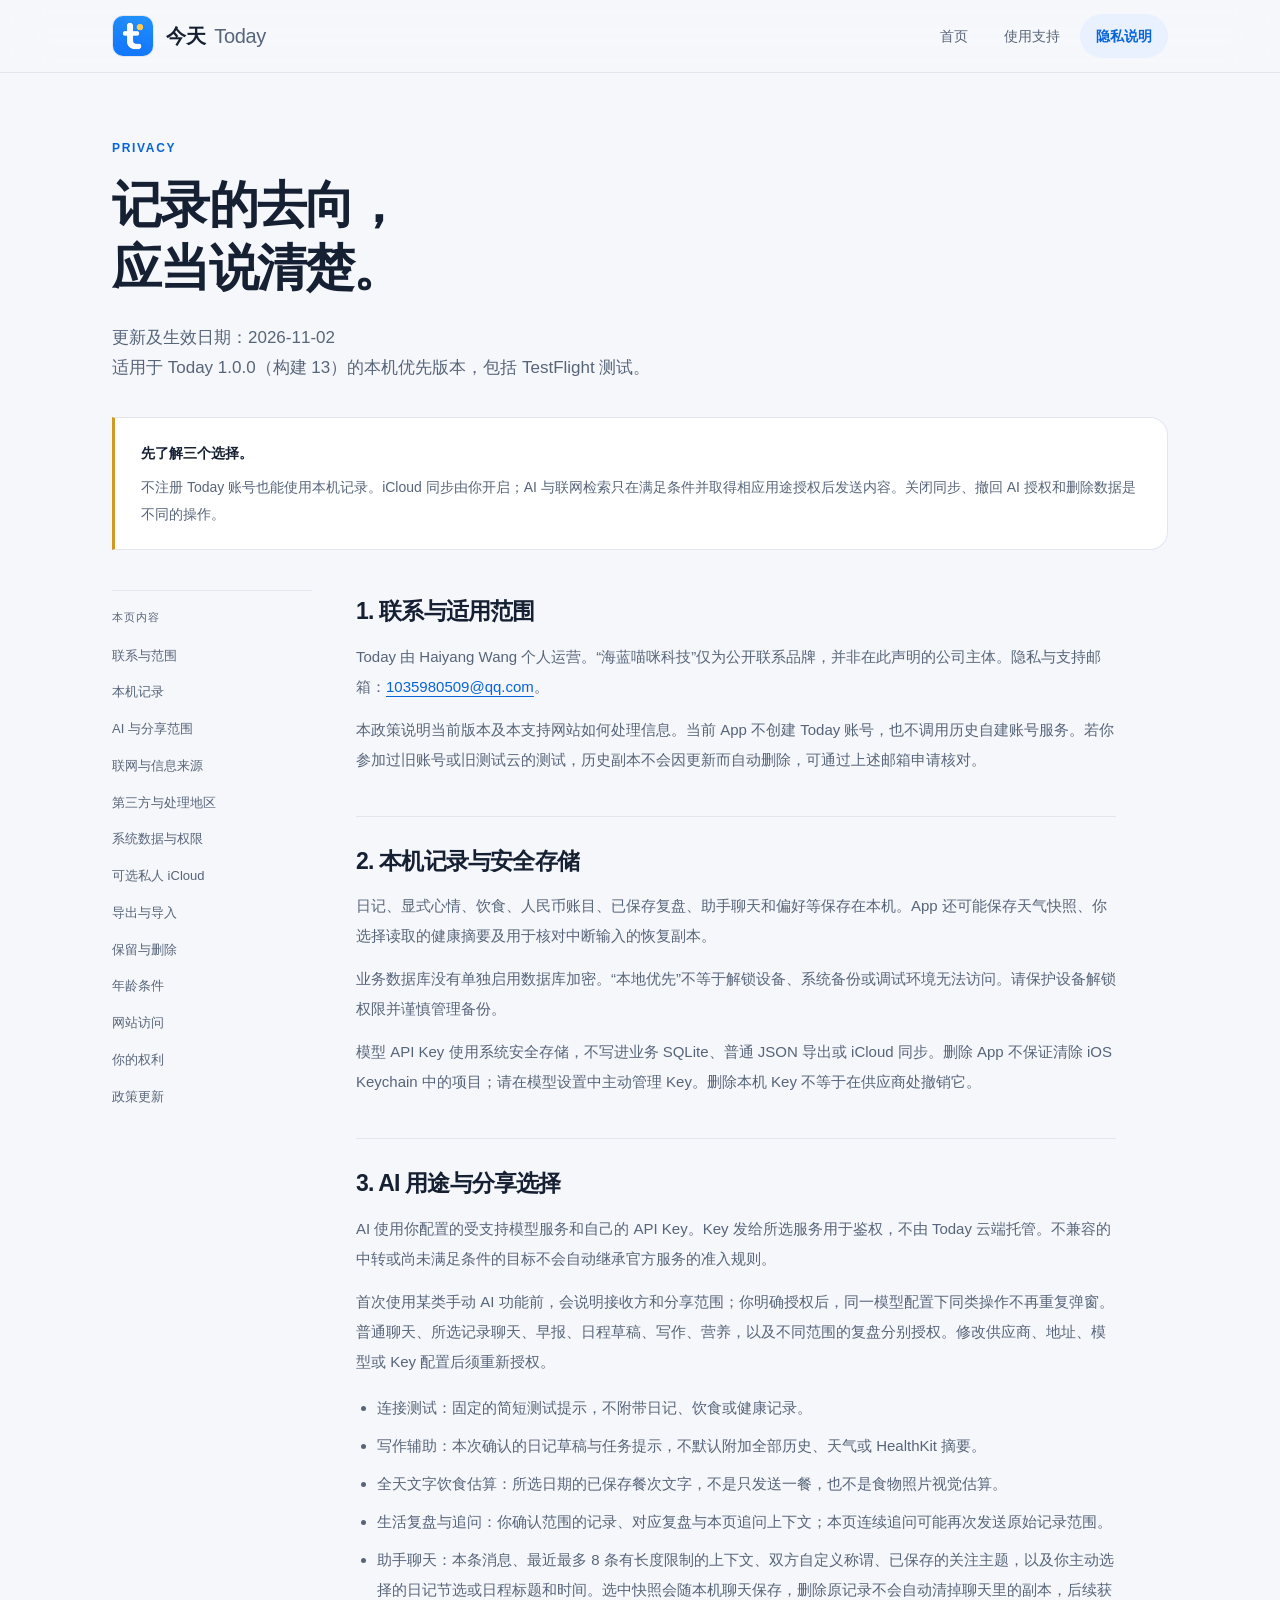
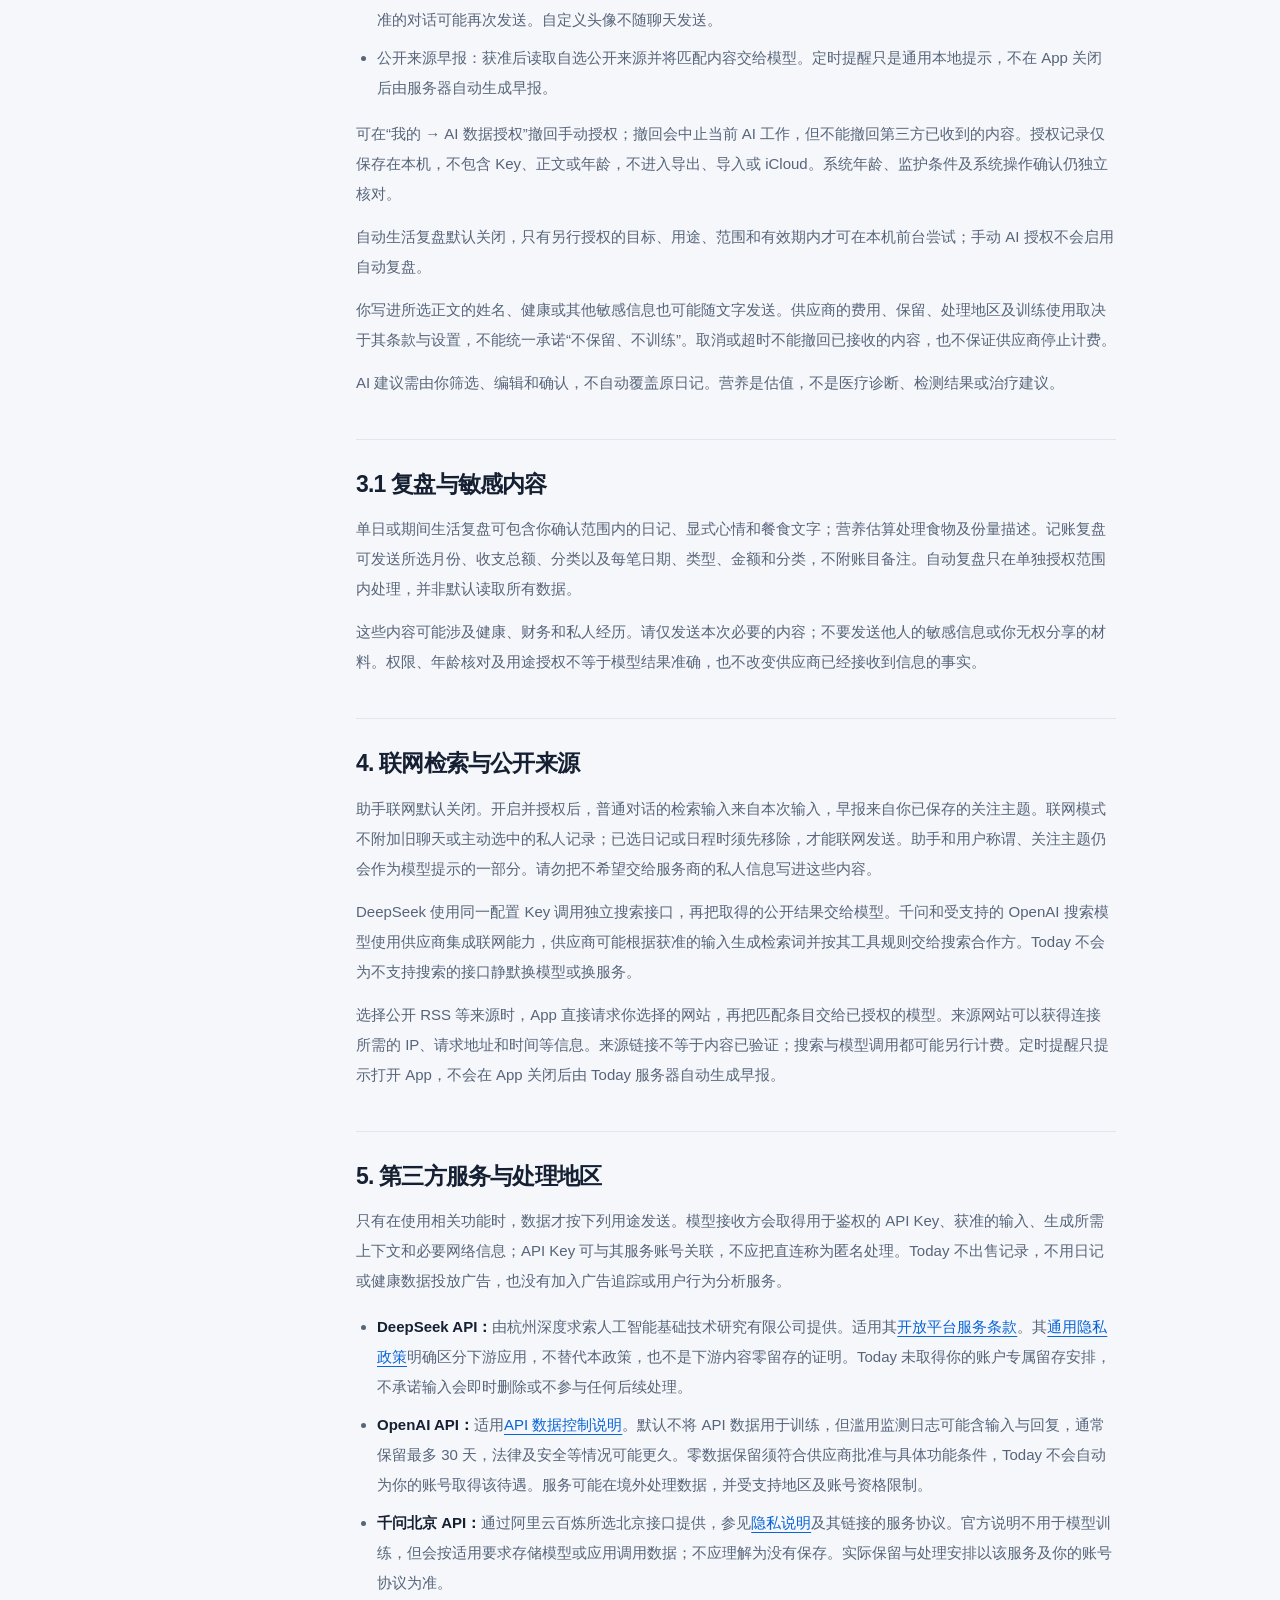
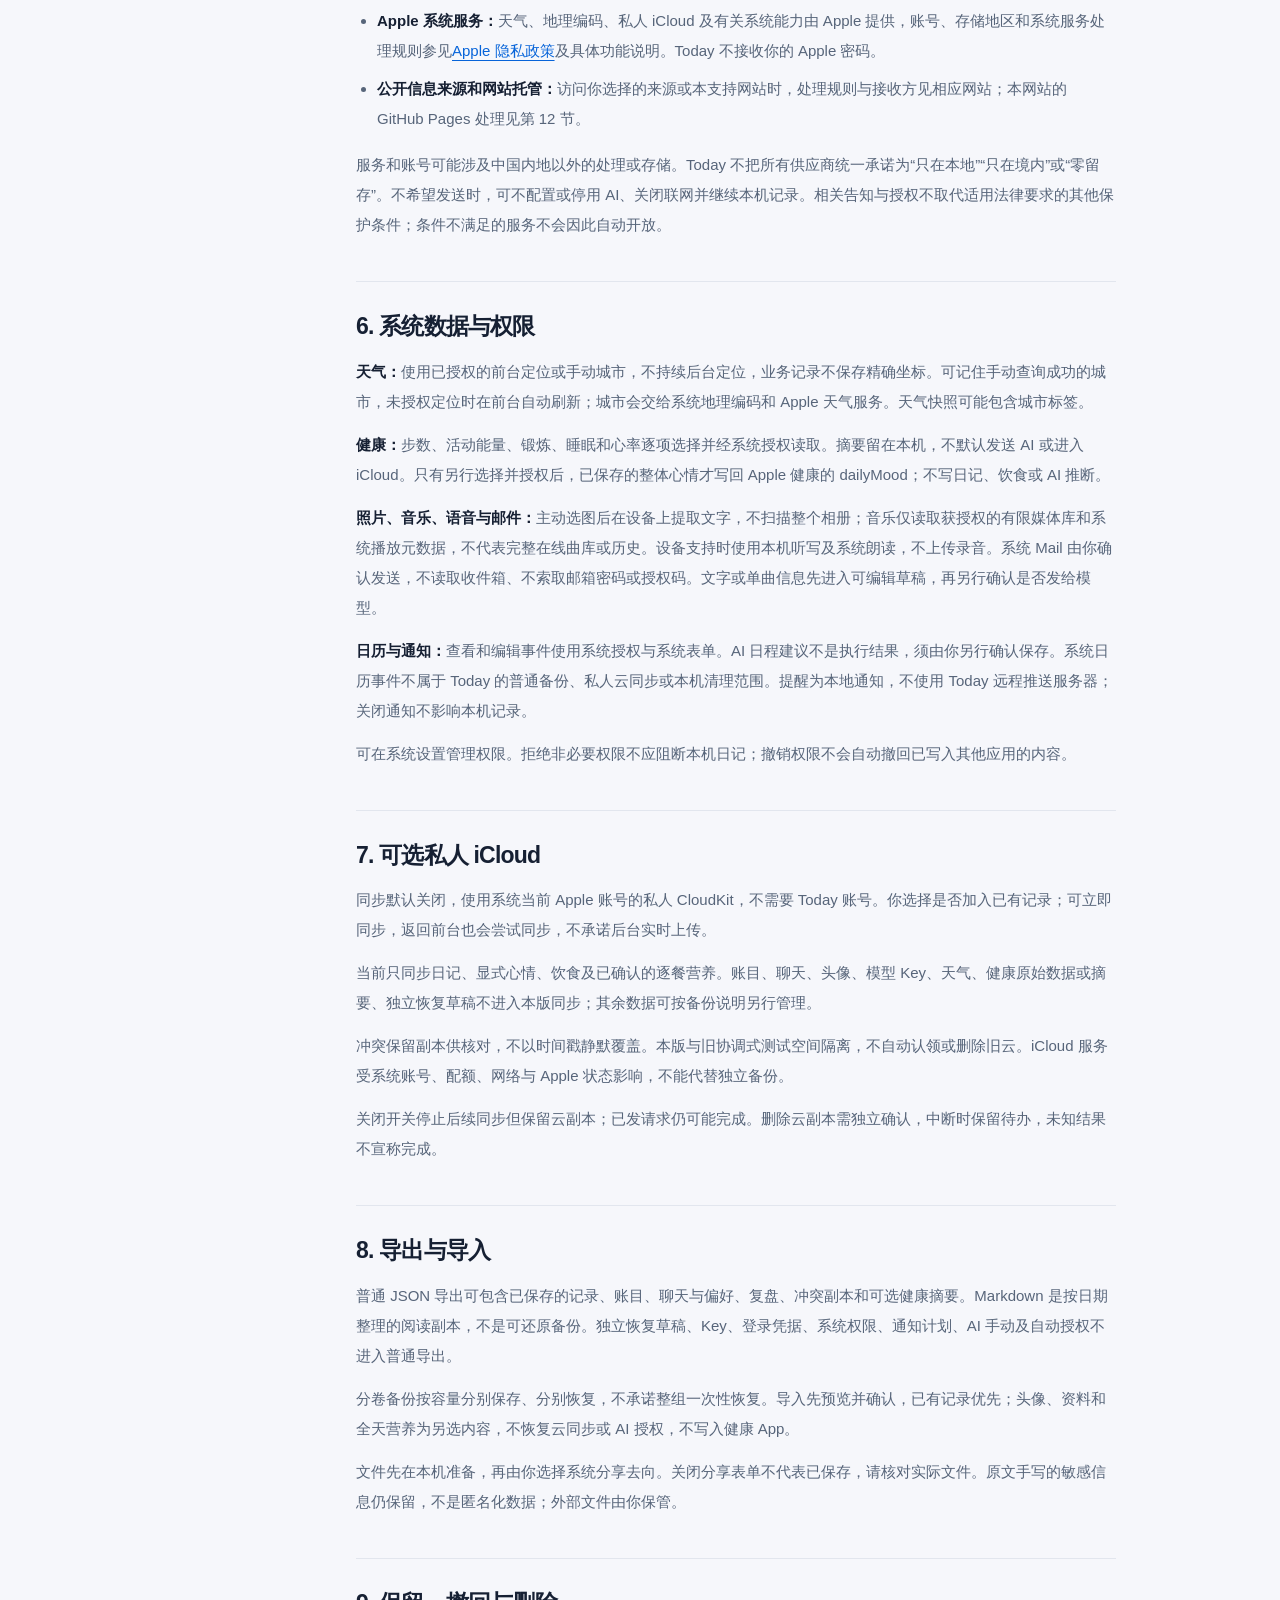
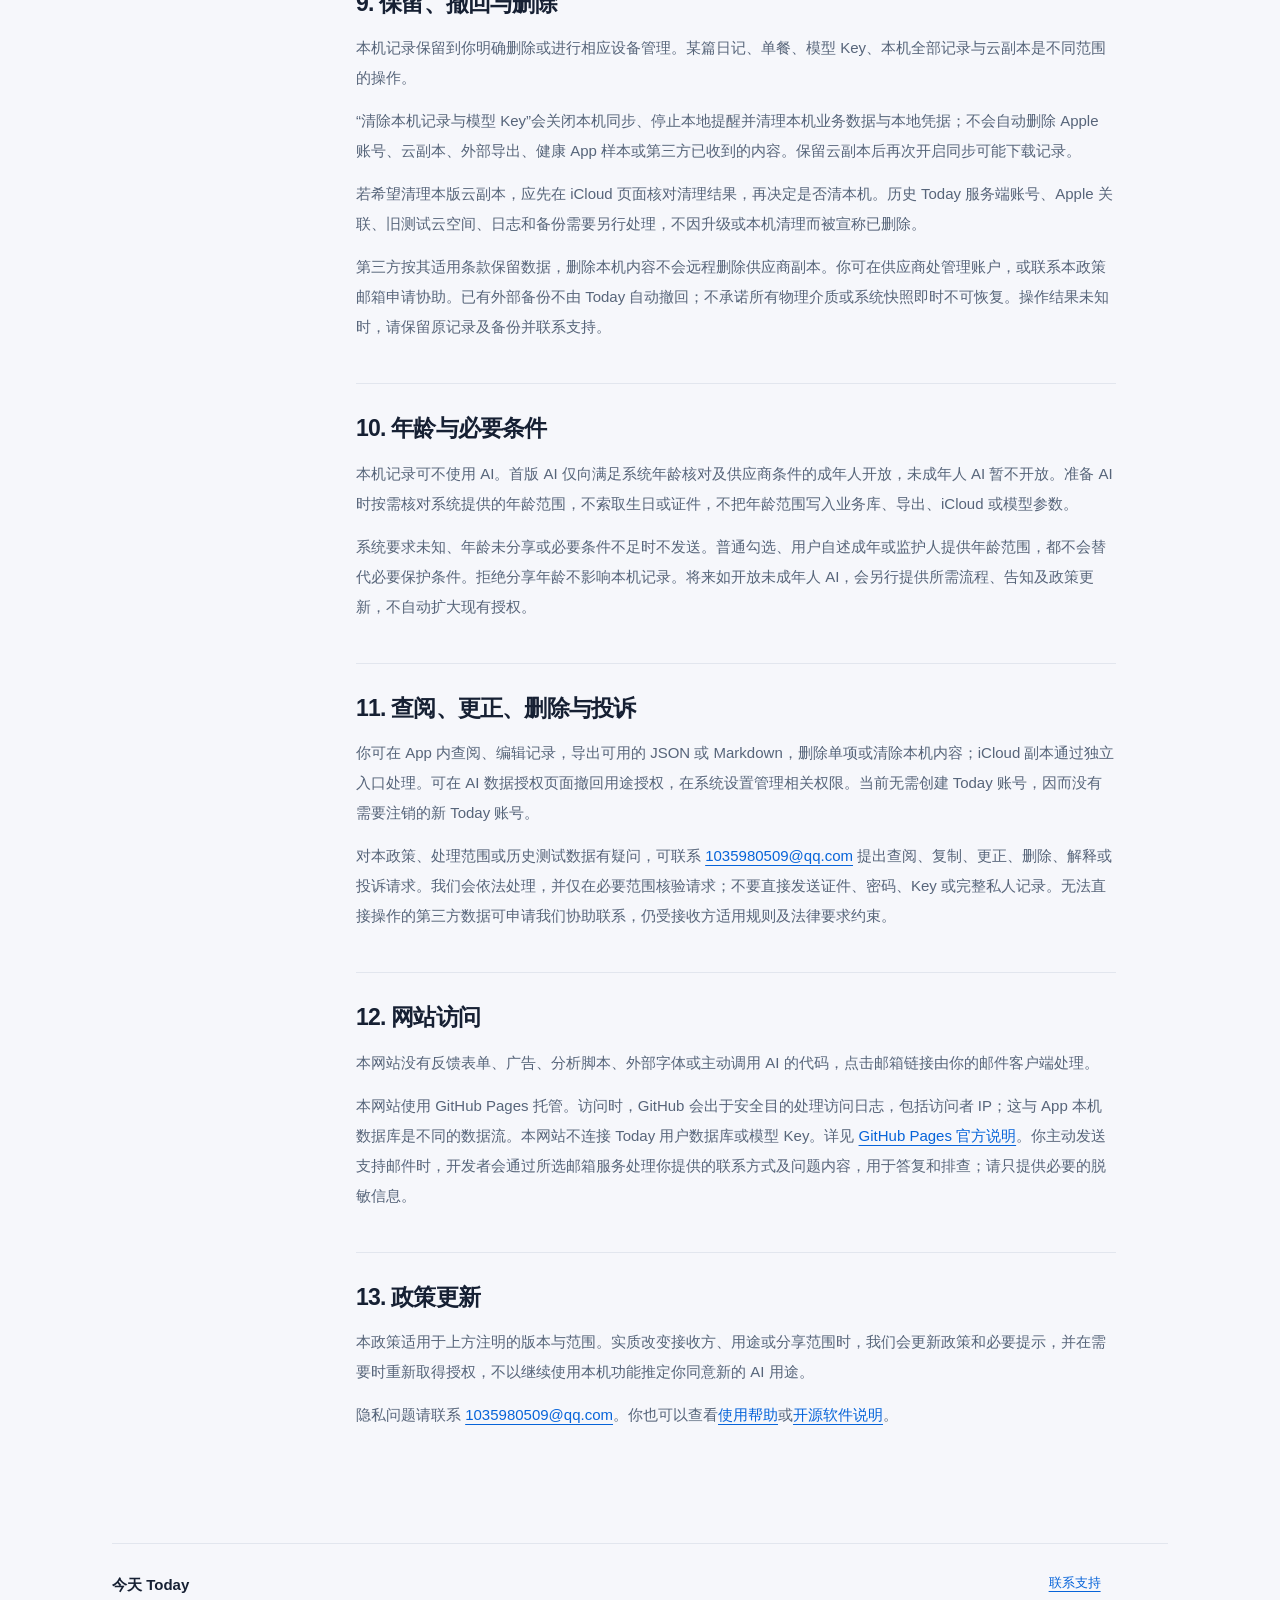
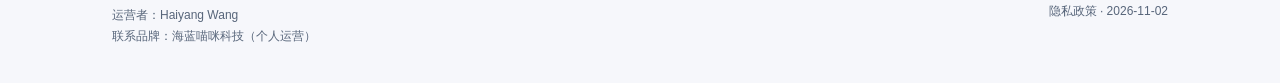
<file: privacy.html>
<!doctype html>
<html lang="zh-CN">
<head>
  <meta charset="utf-8">
  <meta name="viewport" content="width=device-width, initial-scale=1">
  <meta name="robots" content="noindex, nofollow">
  <meta name="description" content="Today 隐私政策：本机记录、可选 iCloud、AI 与联网检索、系统权限、数据保留及删除方式。">
  <meta name="color-scheme" content="light dark">
  <title>隐私政策 · 今天 Today</title>
  <link rel="icon" href="assets/app-icon.png">
  <link rel="stylesheet" href="assets/site.css">
</head>
<body>
  <a class="skip" href="#main">跳到正文</a>
  <header class="site-header"><div class="header-inner">
    <a class="brand" href="index.html"><img src="assets/app-icon.png" width="42" height="42" alt=""><span>今天 <span class="brand-en">Today</span></span></a>
    <nav aria-label="主要导航"><a href="index.html">首页</a><a href="support.html">使用支持</a><a href="privacy.html" aria-current="page">隐私说明</a></nav>
  </div></header>
  <main id="main" class="page">
    <header class="document-header"><p class="eyebrow">PRIVACY</p><h1>记录的去向，<br>应当说清楚。</h1><p class="lead">更新及生效日期：2026-11-02<br>适用于 Today 1.0.0（构建 13）的本机优先版本，包括 TestFlight 测试。</p></header>
    <aside class="notice"><strong>先了解三个选择。</strong><p>不注册 Today 账号也能使用本机记录。iCloud 同步由你开启；AI 与联网检索只在满足条件并取得相应用途授权后发送内容。关闭同步、撤回 AI 授权和删除数据是不同的操作。</p></aside>
    <div class="document-layout">
      <nav class="contents" aria-label="隐私政策目录"><p>本页内容</p><a href="#operator">联系与范围</a><a href="#local">本机记录</a><a href="#ai">AI 与分享范围</a><a href="#search">联网与信息来源</a><a href="#providers">第三方与处理地区</a><a href="#system">系统数据与权限</a><a href="#icloud">可选私人 iCloud</a><a href="#backup">导出与导入</a><a href="#delete">保留与删除</a><a href="#age">年龄条件</a><a href="#website">网站访问</a><a href="#rights">你的权利</a><a href="#changes">政策更新</a></nav>
      <article class="policy">
        <section id="operator"><h2>1. 联系与适用范围</h2><p>Today 由 Haiyang Wang 个人运营。“海蓝喵咪科技”仅为公开联系品牌，并非在此声明的公司主体。隐私与支持邮箱：<a href="mailto:1035980509@qq.com">1035980509@qq.com</a>。</p><p>本政策说明当前版本及本支持网站如何处理信息。当前 App 不创建 Today 账号，也不调用历史自建账号服务。若你参加过旧账号或旧测试云的测试，历史副本不会因更新而自动删除，可通过上述邮箱申请核对。</p></section>
        <section id="local"><h2>2. 本机记录与安全存储</h2><p>日记、显式心情、饮食、人民币账目、已保存复盘、助手聊天和偏好等保存在本机。App 还可能保存天气快照、你选择读取的健康摘要及用于核对中断输入的恢复副本。</p><p>业务数据库没有单独启用数据库加密。“本地优先”不等于解锁设备、系统备份或调试环境无法访问。请保护设备解锁权限并谨慎管理备份。</p><p>模型 API Key 使用系统安全存储，不写进业务 SQLite、普通 JSON 导出或 iCloud 同步。删除 App 不保证清除 iOS Keychain 中的项目；请在模型设置中主动管理 Key。删除本机 Key 不等于在供应商处撤销它。</p></section>
        <section id="ai"><h2>3. AI 用途与分享选择</h2><p>AI 使用你配置的受支持模型服务和自己的 API Key。Key 发给所选服务用于鉴权，不由 Today 云端托管。不兼容的中转或尚未满足条件的目标不会自动继承官方服务的准入规则。</p><p>首次使用某类手动 AI 功能前，会说明接收方和分享范围；你明确授权后，同一模型配置下同类操作不再重复弹窗。普通聊天、所选记录聊天、早报、日程草稿、写作、营养，以及不同范围的复盘分别授权。修改供应商、地址、模型或 Key 配置后须重新授权。</p><ul><li>连接测试：固定的简短测试提示，不附带日记、饮食或健康记录。</li><li>写作辅助：本次确认的日记草稿与任务提示，不默认附加全部历史、天气或 HealthKit 摘要。</li><li>全天文字饮食估算：所选日期的已保存餐次文字，不是只发送一餐，也不是食物照片视觉估算。</li><li>生活复盘与追问：你确认范围的记录、对应复盘与本页追问上下文；本页连续追问可能再次发送原始记录范围。</li><li>助手聊天：本条消息、最近最多 8 条有长度限制的上下文、双方自定义称谓、已保存的关注主题，以及你主动选择的日记节选或日程标题和时间。选中快照会随本机聊天保存，删除原记录不会自动清掉聊天里的副本，后续获准的对话可能再次发送。自定义头像不随聊天发送。</li><li>公开来源早报：获准后读取自选公开来源并将匹配内容交给模型。定时提醒只是通用本地提示，不在 App 关闭后由服务器自动生成早报。</li></ul><p>可在“我的 → AI 数据授权”撤回手动授权；撤回会中止当前 AI 工作，但不能撤回第三方已收到的内容。授权记录仅保存在本机，不包含 Key、正文或年龄，不进入导出、导入或 iCloud。系统年龄、监护条件及系统操作确认仍独立核对。</p><p>自动生活复盘默认关闭，只有另行授权的目标、用途、范围和有效期内才可在本机前台尝试；手动 AI 授权不会启用自动复盘。</p><p>你写进所选正文的姓名、健康或其他敏感信息也可能随文字发送。供应商的费用、保留、处理地区及训练使用取决于其条款与设置，不能统一承诺“不保留、不训练”。取消或超时不能撤回已接收的内容，也不保证供应商停止计费。</p><p>AI 建议需由你筛选、编辑和确认，不自动覆盖原日记。营养是估值，不是医疗诊断、检测结果或治疗建议。</p></section>
        <section id="ai-details"><h2>3.1 复盘与敏感内容</h2><p>单日或期间生活复盘可包含你确认范围内的日记、显式心情和餐食文字；营养估算处理食物及份量描述。记账复盘可发送所选月份、收支总额、分类以及每笔日期、类型、金额和分类，不附账目备注。自动复盘只在单独授权范围内处理，并非默认读取所有数据。</p><p>这些内容可能涉及健康、财务和私人经历。请仅发送本次必要的内容；不要发送他人的敏感信息或你无权分享的材料。权限、年龄核对及用途授权不等于模型结果准确，也不改变供应商已经接收到信息的事实。</p></section>
        <section id="search"><h2>4. 联网检索与公开来源</h2><p>助手联网默认关闭。开启并授权后，普通对话的检索输入来自本次输入，早报来自你已保存的关注主题。联网模式不附加旧聊天或主动选中的私人记录；已选日记或日程时须先移除，才能联网发送。助手和用户称谓、关注主题仍会作为模型提示的一部分。请勿把不希望交给服务商的私人信息写进这些内容。</p><p>DeepSeek 使用同一配置 Key 调用独立搜索接口，再把取得的公开结果交给模型。千问和受支持的 OpenAI 搜索模型使用供应商集成联网能力，供应商可能根据获准的输入生成检索词并按其工具规则交给搜索合作方。Today 不会为不支持搜索的接口静默换模型或换服务。</p><p>选择公开 RSS 等来源时，App 直接请求你选择的网站，再把匹配条目交给已授权的模型。来源网站可以获得连接所需的 IP、请求地址和时间等信息。来源链接不等于内容已验证；搜索与模型调用都可能另行计费。定时提醒只提示打开 App，不会在 App 关闭后由 Today 服务器自动生成早报。</p></section>
        <section id="providers"><h2>5. 第三方服务与处理地区</h2><p>只有在使用相关功能时，数据才按下列用途发送。模型接收方会取得用于鉴权的 API Key、获准的输入、生成所需上下文和必要网络信息；API Key 可与其服务账号关联，不应把直连称为匿名处理。Today 不出售记录，不用日记或健康数据投放广告，也没有加入广告追踪或用户行为分析服务。</p><ul><li><strong>DeepSeek API：</strong>由杭州深度求索人工智能基础技术研究有限公司提供。适用其<a href="https://cdn.deepseek.com/policies/en-US/deepseek-open-platform-terms-of-service.html" rel="noreferrer">开放平台服务条款</a>。其<a href="https://cdn.deepseek.com/policies/en-US/deepseek-privacy-policy.html" rel="noreferrer">通用隐私政策</a>明确区分下游应用，不替代本政策，也不是下游内容零留存的证明。Today 未取得你的账户专属留存安排，不承诺输入会即时删除或不参与任何后续处理。</li><li><strong>OpenAI API：</strong>适用<a href="https://developers.openai.com/api/docs/guides/your-data" rel="noreferrer">API 数据控制说明</a>。默认不将 API 数据用于训练，但滥用监测日志可能含输入与回复，通常保留最多 30 天，法律及安全等情况可能更久。零数据保留须符合供应商批准与具体功能条件，Today 不会自动为你的账号取得该待遇。服务可能在境外处理数据，并受支持地区及账号资格限制。</li><li><strong>千问北京 API：</strong>通过阿里云百炼所选北京接口提供，参见<a href="https://help.aliyun.com/zh/model-studio/privacy-notice" rel="noreferrer">隐私说明</a>及其链接的服务协议。官方说明不用于模型训练，但会按适用要求存储模型或应用调用数据；不应理解为没有保存。实际保留与处理安排以该服务及你的账号协议为准。</li><li><strong>Apple 系统服务：</strong>天气、地理编码、私人 iCloud 及有关系统能力由 Apple 提供，账号、存储地区和系统服务处理规则参见<a href="https://www.apple.com/legal/privacy/" rel="noreferrer">Apple 隐私政策</a>及具体功能说明。Today 不接收你的 Apple 密码。</li><li><strong>公开信息来源和网站托管：</strong>访问你选择的来源或本支持网站时，处理规则与接收方见相应网站；本网站的 GitHub Pages 处理见第 12 节。</li></ul><p>服务和账号可能涉及中国内地以外的处理或存储。Today 不把所有供应商统一承诺为“只在本地”“只在境内”或“零留存”。不希望发送时，可不配置或停用 AI、关闭联网并继续本机记录。相关告知与授权不取代适用法律要求的其他保护条件；条件不满足的服务不会因此自动开放。</p></section>
        <section id="system"><h2>6. 系统数据与权限</h2><p><strong>天气：</strong>使用已授权的前台定位或手动城市，不持续后台定位，业务记录不保存精确坐标。可记住手动查询成功的城市，未授权定位时在前台自动刷新；城市会交给系统地理编码和 Apple 天气服务。天气快照可能包含城市标签。</p><p><strong>健康：</strong>步数、活动能量、锻炼、睡眠和心率逐项选择并经系统授权读取。摘要留在本机，不默认发送 AI 或进入 iCloud。只有另行选择并授权后，已保存的整体心情才写回 Apple 健康的 dailyMood；不写日记、饮食或 AI 推断。</p><p><strong>照片、音乐、语音与邮件：</strong>主动选图后在设备上提取文字，不扫描整个相册；音乐仅读取获授权的有限媒体库和系统播放元数据，不代表完整在线曲库或历史。设备支持时使用本机听写及系统朗读，不上传录音。系统 Mail 由你确认发送，不读取收件箱、不索取邮箱密码或授权码。文字或单曲信息先进入可编辑草稿，再另行确认是否发给模型。</p><p><strong>日历与通知：</strong>查看和编辑事件使用系统授权与系统表单。AI 日程建议不是执行结果，须由你另行确认保存。系统日历事件不属于 Today 的普通备份、私人云同步或本机清理范围。提醒为本地通知，不使用 Today 远程推送服务器；关闭通知不影响本机记录。</p><p>可在系统设置管理权限。拒绝非必要权限不应阻断本机日记；撤销权限不会自动撤回已写入其他应用的内容。</p></section>
        <section id="icloud"><h2>7. 可选私人 iCloud</h2><p>同步默认关闭，使用系统当前 Apple 账号的私人 CloudKit，不需要 Today 账号。你选择是否加入已有记录；可立即同步，返回前台也会尝试同步，不承诺后台实时上传。</p><p>当前只同步日记、显式心情、饮食及已确认的逐餐营养。账目、聊天、头像、模型 Key、天气、健康原始数据或摘要、独立恢复草稿不进入本版同步；其余数据可按备份说明另行管理。</p><p>冲突保留副本供核对，不以时间戳静默覆盖。本版与旧协调式测试空间隔离，不自动认领或删除旧云。iCloud 服务受系统账号、配额、网络与 Apple 状态影响，不能代替独立备份。</p><p>关闭开关停止后续同步但保留云副本；已发请求仍可能完成。删除云副本需独立确认，中断时保留待办，未知结果不宣称完成。</p></section>
        <section id="backup"><h2>8. 导出与导入</h2><p>普通 JSON 导出可包含已保存的记录、账目、聊天与偏好、复盘、冲突副本和可选健康摘要。Markdown 是按日期整理的阅读副本，不是可还原备份。独立恢复草稿、Key、登录凭据、系统权限、通知计划、AI 手动及自动授权不进入普通导出。</p><p>分卷备份按容量分别保存、分别恢复，不承诺整组一次性恢复。导入先预览并确认，已有记录优先；头像、资料和全天营养为另选内容，不恢复云同步或 AI 授权，不写入健康 App。</p><p>文件先在本机准备，再由你选择系统分享去向。关闭分享表单不代表已保存，请核对实际文件。原文手写的敏感信息仍保留，不是匿名化数据；外部文件由你保管。</p></section>
        <section id="delete"><h2>9. 保留、撤回与删除</h2><p>本机记录保留到你明确删除或进行相应设备管理。某篇日记、单餐、模型 Key、本机全部记录与云副本是不同范围的操作。</p><p>“清除本机记录与模型 Key”会关闭本机同步、停止本地提醒并清理本机业务数据与本地凭据；不会自动删除 Apple 账号、云副本、外部导出、健康 App 样本或第三方已收到的内容。保留云副本后再次开启同步可能下载记录。</p><p>若希望清理本版云副本，应先在 iCloud 页面核对清理结果，再决定是否清本机。历史 Today 服务端账号、Apple 关联、旧测试云空间、日志和备份需要另行处理，不因升级或本机清理而被宣称已删除。</p><p>第三方按其适用条款保留数据，删除本机内容不会远程删除供应商副本。你可在供应商处管理账户，或联系本政策邮箱申请协助。已有外部备份不由 Today 自动撤回；不承诺所有物理介质或系统快照即时不可恢复。操作结果未知时，请保留原记录及备份并联系支持。</p></section>
        <section id="age"><h2>10. 年龄与必要条件</h2><p>本机记录可不使用 AI。首版 AI 仅向满足系统年龄核对及供应商条件的成年人开放，未成年人 AI 暂不开放。准备 AI 时按需核对系统提供的年龄范围，不索取生日或证件，不把年龄范围写入业务库、导出、iCloud 或模型参数。</p><p>系统要求未知、年龄未分享或必要条件不足时不发送。普通勾选、用户自述成年或监护人提供年龄范围，都不会替代必要保护条件。拒绝分享年龄不影响本机记录。将来如开放未成年人 AI，会另行提供所需流程、告知及政策更新，不自动扩大现有授权。</p></section>
        <section id="rights"><h2>11. 查阅、更正、删除与投诉</h2><p>你可在 App 内查阅、编辑记录，导出可用的 JSON 或 Markdown，删除单项或清除本机内容；iCloud 副本通过独立入口处理。可在 AI 数据授权页面撤回用途授权，在系统设置管理相关权限。当前无需创建 Today 账号，因而没有需要注销的新 Today 账号。</p><p>对本政策、处理范围或历史测试数据有疑问，可联系 <a href="mailto:1035980509@qq.com">1035980509@qq.com</a> 提出查阅、复制、更正、删除、解释或投诉请求。我们会依法处理，并仅在必要范围核验请求；不要直接发送证件、密码、Key 或完整私人记录。无法直接操作的第三方数据可申请我们协助联系，仍受接收方适用规则及法律要求约束。</p></section>
        <section id="website"><h2>12. 网站访问</h2><p>本网站没有反馈表单、广告、分析脚本、外部字体或主动调用 AI 的代码，点击邮箱链接由你的邮件客户端处理。</p><p>本网站使用 GitHub Pages 托管。访问时，GitHub 会出于安全目的处理访问日志，包括访问者 IP；这与 App 本机数据库是不同的数据流。本网站不连接 Today 用户数据库或模型 Key。详见 <a href="https://docs.github.com/en/pages/getting-started-with-github-pages/what-is-github-pages" rel="noreferrer">GitHub Pages 官方说明</a>。你主动发送支持邮件时，开发者会通过所选邮箱服务处理你提供的联系方式及问题内容，用于答复和排查；请只提供必要的脱敏信息。</p></section>
        <section id="changes"><h2>13. 政策更新</h2><p>本政策适用于上方注明的版本与范围。实质改变接收方、用途或分享范围时，我们会更新政策和必要提示，并在需要时重新取得授权，不以继续使用本机功能推定你同意新的 AI 用途。</p><p>隐私问题请联系 <a href="mailto:1035980509@qq.com">1035980509@qq.com</a>。你也可以查看<a href="support.html">使用帮助</a>或<a href="licenses.html">开源软件说明</a>。</p></section>
      </article>
    </div>
  </main>
  <footer class="site-footer"><div><strong>今天 Today</strong><p>运营者：Haiyang Wang<br>联系品牌：海蓝喵咪科技（个人运营）</p></div><div><a href="support.html#contact">联系支持</a><p>隐私政策 · 2026-11-02</p></div></footer>
</body>
</html>
</file>
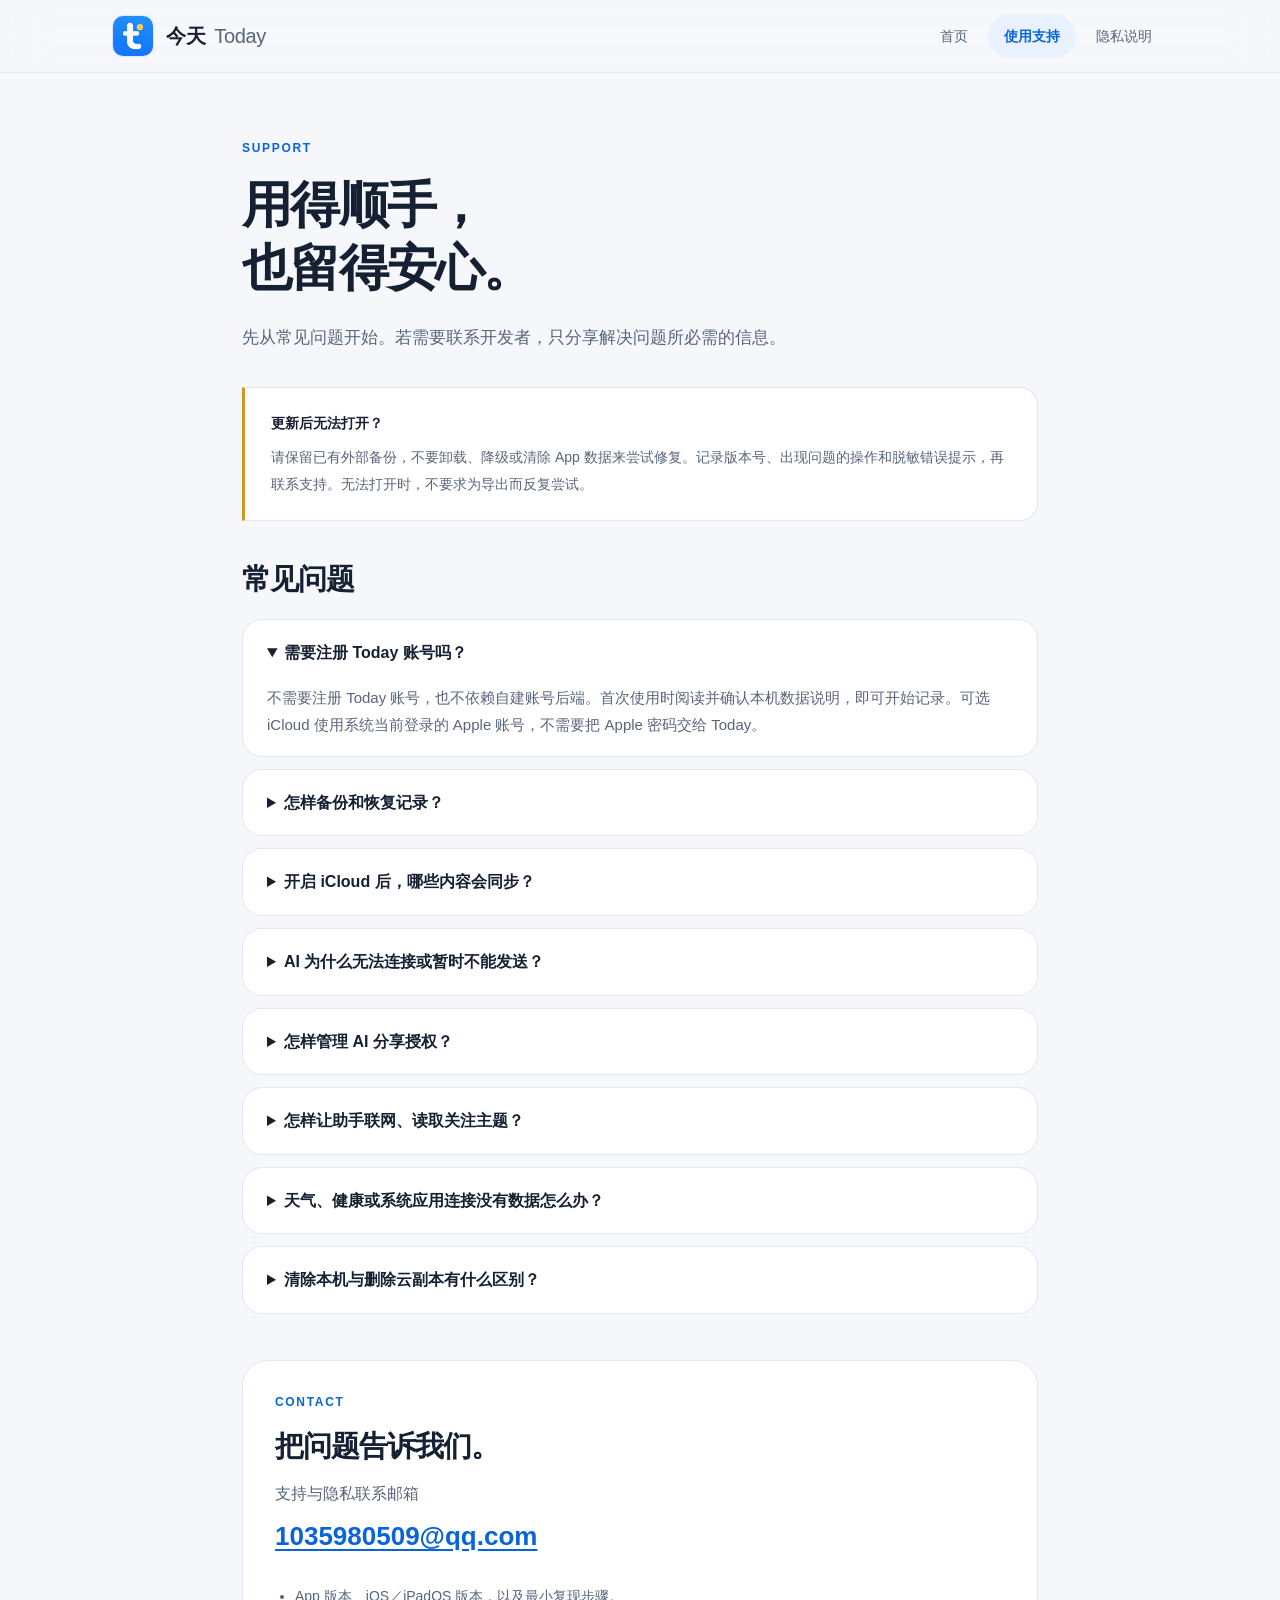
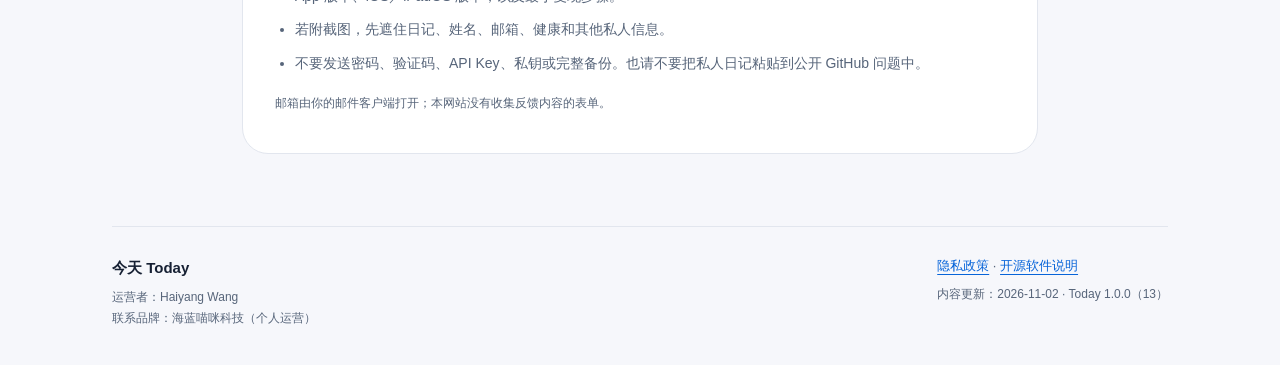
<file: support.html>
<!doctype html>
<html lang="zh-CN">
<head>
  <meta charset="utf-8">
  <meta name="viewport" content="width=device-width, initial-scale=1">
  <meta name="robots" content="noindex, nofollow">
  <meta name="description" content="Today 使用帮助：更新、备份、iCloud、AI 联网、健康权限与联系支持。">
  <meta name="color-scheme" content="light dark">
  <title>使用支持 · 今天 Today</title>
  <link rel="icon" href="assets/app-icon.png">
  <link rel="stylesheet" href="assets/site.css">
</head>
<body>
  <a class="skip" href="#main">跳到正文</a>
  <header class="site-header"><div class="header-inner">
    <a class="brand" href="index.html"><img src="assets/app-icon.png" width="42" height="42" alt=""><span>今天 <span class="brand-en">Today</span></span></a>
    <nav aria-label="主要导航"><a href="index.html">首页</a><a href="support.html" aria-current="page">使用支持</a><a href="privacy.html">隐私说明</a></nav>
  </div></header>
  <main id="main" class="page narrow">
    <header class="document-header"><p class="eyebrow">SUPPORT</p><h1>用得顺手，<br>也留得安心。</h1><p class="lead">先从常见问题开始。若需要联系开发者，只分享解决问题所必需的信息。</p></header>
    <aside class="notice"><strong>更新后无法打开？</strong><p>请保留已有外部备份，不要卸载、降级或清除 App 数据来尝试修复。记录版本号、出现问题的操作和脱敏错误提示，再联系支持。无法打开时，不要求为导出而反复尝试。</p></aside>
    <section class="faq" aria-labelledby="faq-title"><h2 id="faq-title">常见问题</h2>
      <details open><summary>需要注册 Today 账号吗？</summary><div><p>不需要注册 Today 账号，也不依赖自建账号后端。首次使用时阅读并确认本机数据说明，即可开始记录。可选 iCloud 使用系统当前登录的 Apple 账号，不需要把 Apple 密码交给 Today。</p></div></details>
      <details><summary>怎样备份和恢复记录？</summary><div><p>前往“我的 → 本机数据与备份”导出 JSON，或使用分卷备份。保存位置由你在系统分享表单中选择；关闭分享表单不代表文件已保存，请在所选位置核对。</p><p>“我的 → 导入个人记录”支持预览 Today JSON 后选择恢复，已有记录优先。Markdown 仅供阅读，不能还原。模型 Key、系统权限、同步开关及手动／自动 AI 授权不会从备份恢复。</p></div></details>
      <details><summary>开启 iCloud 后，哪些内容会同步？</summary><div><p>在“我的 → iCloud 云同步”中选择是否加入本机已有记录。当前范围是日记、主动选择的心情、饮食及已确认的逐餐营养；账目、聊天、头像、模型 Key、天气和健康摘要不参与，可另行备份。</p><p>可在 App 内立即同步，返回前台也会尝试同步。本版不承诺关闭 App 后实时同步。关闭开关保留云副本；删除云副本需要另外确认。</p></div></details>
      <details><summary>AI 为什么无法连接或暂时不能发送？</summary><div><p>先在“我的 → AI 模型与连接”检查受支持的供应商、HTTPS 地址、模型名称及该供应商对应的 Key。连接测试和实际生成均可能消耗供应商额度。不要把 Key 发给开发者。</p><p>网络、服务地区、供应商额度、系统年龄条件或必要监护流程不足时，请求可能停止。当前并非所有自定义服务或所有年龄都可使用 AI；本机记录仍可使用。不要通过换代理地址或伪报年龄绕过限制。</p></div></details>
      <details><summary>怎样管理 AI 分享授权？</summary><div><p>同一模型配置下，各类手动 AI 用途的首次授权会保存在本机，不再每次重复确认。可在“我的 → AI 数据授权”撤回；更改模型或 Key 配置后需重新授权。系统年龄核对和日历等系统操作确认不受影响。首版 AI 仅对满足条件的成年人开放。</p><p>助手会使用已保存的关注主题与双方称谓。不要把不希望发送的私人信息填进关注主题。手动授权不会自动启用生活复盘，也不会从备份或 iCloud 恢复。详情见<a href="privacy.html#ai">AI 分享范围</a>。</p></div></details>
      <details><summary>怎样让助手联网、读取关注主题？</summary><div><p>先在“我的 → 专属助手与早报”保存关注主题，再打开助手的联网选项并确认授权。只编辑但未保存的内容不会成为新的关注设置。不开启联网时，模型回复不是实时检索结果。</p><p>DeepSeek 官方接口使用同一 Key 调用搜索；千问需使用受支持的北京官方配置与模型；OpenAI 当前 Chat 接口的联网配置需使用 gpt-5-search-api。其他模型或中转不保证支持，也不会偷偷切换模型。搜索可能另收费，接口能力仍取决于供应商及账号。</p><p>早报按已保存主题分组检索；也可读取自选公开订阅源。缺少可用来源时，不把模型回答当成已核实新闻。联网数据范围见<a href="privacy.html#search">检索说明</a>。</p></div></details>
      <details><summary>天气、健康或系统应用连接没有数据怎么办？</summary><div><p>天气支持已授权的前台定位或手动城市。健康读取需要逐项选择，并在系统中授权。拒绝权限不应影响本机日记。</p><p>照片只处理主动选择的图片；音乐仅展示系统可提供的有限信息；邮件发送需要先配置系统 Mail 账户，不读取收件箱。本机听写依赖设备与语言支持。若没有数据或系统不支持，请保留原记录并反馈提示，不必开放与本次操作无关的权限。</p></div></details>
      <details><summary>清除本机与删除云副本有什么区别？</summary><div><p>“清除本机记录与模型 Key”与“删除本版云端副本”范围不同。前者不删除已导出文件、Apple 账号、健康 App 样本或第三方已接收内容；保留云副本后再次开启同步可能下载云端记录。</p><p>如需同时处理本版云副本，请先在 iCloud 页面核对清理结果，再决定是否清除本机。不要把它当成旧版服务器账号、旧测试云空间或所有外部副本已被删除。详情见<a href="privacy.html#delete">保留与删除说明</a>。</p></div></details>
    </section>
    <section id="contact" class="contact-card"><p class="eyebrow">CONTACT</p><h2>把问题告诉我们。</h2><p>支持与隐私联系邮箱</p><a class="email" href="mailto:1035980509@qq.com">1035980509@qq.com</a><ul><li>App 版本、iOS／iPadOS 版本，以及最小复现步骤。</li><li>若附截图，先遮住日记、姓名、邮箱、健康和其他私人信息。</li><li>不要发送密码、验证码、API Key、私钥或完整备份。也请不要把私人日记粘贴到公开 GitHub 问题中。</li></ul><p class="caption">邮箱由你的邮件客户端打开；本网站没有收集反馈内容的表单。</p></section>
  </main>
  <footer class="site-footer"><div><strong>今天 Today</strong><p>运营者：Haiyang Wang<br>联系品牌：海蓝喵咪科技（个人运营）</p></div><div><a href="privacy.html">隐私政策</a> · <a href="licenses.html">开源软件说明</a><p>内容更新：2026-11-02 · Today 1.0.0（13）</p></div></footer>
</body>
</html>
</file>
<file: assets/site.css>
:root{color-scheme:light dark;--bg:#f6f7fb;--surface:#fff;--text:#162033;--muted:#57657a;--line:#e2e6ee;--blue:#0764d9;--blue-wash:#e9f1ff;--header:rgba(246,247,251,.88);--notice:#fff4d8;--notice-text:#6d4b0d;--shadow:0 16px 50px rgba(26,49,83,.045)}
*{box-sizing:border-box}html{scroll-padding-top:100px}body{margin:0;background:var(--bg);color:var(--text);font-family:-apple-system,BlinkMacSystemFont,"Segoe UI","PingFang SC","Microsoft YaHei",sans-serif;font-size:16px;line-height:1.75;-webkit-font-smoothing:antialiased}a{color:var(--blue);text-underline-offset:4px}a:hover{text-decoration-thickness:2px}a:focus-visible,summary:focus-visible{outline:3px solid var(--blue);outline-offset:5px;border-radius:8px}.skip{position:absolute;left:18px;top:-100px;z-index:10;background:var(--surface);padding:12px 18px}.skip:focus{top:12px}.draft-banner{padding:9px 18px;text-align:center;background:var(--notice);color:var(--notice-text);font-size:12px;line-height:1.6;letter-spacing:.03em}.site-header{position:sticky;top:0;z-index:3;background:var(--header);border-bottom:1px solid var(--line);backdrop-filter:blur(22px);-webkit-backdrop-filter:blur(22px)}.header-inner{max-width:1120px;margin:auto;display:flex;align-items:center;justify-content:space-between;gap:20px;padding:14px 32px}.brand{display:flex;align-items:center;gap:12px;color:var(--text);text-decoration:none;font-size:20px;font-weight:700;letter-spacing:-.02em}.brand img{display:block;border-radius:11px;border:1px solid var(--line)}.brand-en{font-weight:500;color:var(--muted);margin-left:4px}.site-header nav{display:flex;gap:4px}.site-header nav a{display:flex;align-items:center;justify-content:center;min-height:44px;padding:8px 16px;border-radius:24px;color:var(--muted);font-size:14px;text-decoration:none}.site-header nav a[aria-current=page]{background:var(--blue-wash);color:var(--blue);font-weight:650}.page{max-width:1120px;margin:auto;padding:0 32px 72px}.narrow{max-width:860px}.hero{padding:88px 0 84px;max-width:840px}.eyebrow{margin:0 0 17px;color:var(--blue);font-size:12px;font-weight:700;letter-spacing:.14em;line-height:1.5}h1,h2,h3{margin:0;font-weight:700;letter-spacing:-.035em;line-height:1.25}h1{font-size:clamp(36px,4.6vw,58px)}h2{font-size:29px}h3{font-size:21px}.hero-copy{max-width:670px;font-size:19px;line-height:1.95;color:var(--muted);margin:28px 0}.hero-actions{display:flex;flex-wrap:wrap;gap:12px;margin-top:28px}.button{display:inline-flex;align-items:center;justify-content:center;gap:16px;min-height:48px;padding:11px 23px;border-radius:26px;text-decoration:none;font-weight:600;font-size:15px}.button.primary{background:var(--blue);color:#fff}.button.secondary{background:var(--surface);border:1px solid var(--line);color:var(--text)}.caption{font-size:12px;color:var(--muted);line-height:1.8;margin-top:18px}.section-heading{margin-bottom:28px}.section-heading .eyebrow{margin-bottom:10px}.three-up{display:grid;grid-template-columns:repeat(3,minmax(0,1fr));gap:20px}.card{padding:28px;border:1px solid var(--line);border-radius:28px;background:var(--surface);box-shadow:var(--shadow)}.card p{color:var(--muted);font-size:15px;margin:14px 0 0}.icon-tile{display:grid;place-items:center;width:43px;height:43px;border-radius:13px;margin-bottom:25px;color:#fff}.icon-tile svg{height:25px;width:25px;fill:none;stroke:currentColor;stroke-width:1.8;stroke-linecap:round;stroke-linejoin:round}.blue{background:#1674ea}.purple{background:#8c52d8}.cyan{background:#087f9e}.help-band{display:flex;align-items:center;justify-content:space-between;gap:30px;margin-top:64px;padding:34px;border:1px solid var(--line);border-radius:28px;background:linear-gradient(115deg,var(--blue-wash),var(--surface))}.help-band p:not(.eyebrow){color:var(--muted);max-width:640px;font-size:15px;margin-bottom:0}.help-band .button{flex-shrink:0}.site-footer{border-top:1px solid var(--line);max-width:1056px;margin:auto;padding:28px 0 36px;display:flex;justify-content:space-between;gap:24px;font-size:13px;color:var(--muted)}.site-footer strong{color:var(--text);font-size:15px}.site-footer p{margin:6px 0 0;font-size:12px}.document-header{padding:66px 0 34px}.document-header h1{font-size:clamp(35px,4.2vw,50px)}.lead{max-width:740px;color:var(--muted);font-size:17px;margin:24px 0 0}.notice{padding:22px 26px;border:1px solid var(--line);border-left:3px solid #d19924;background:var(--surface);border-radius:0 18px 18px 0;margin-bottom:40px;font-size:14px;line-height:1.9}.notice p{margin:8px 0 0;color:var(--muted)}.faq h2{margin-bottom:22px}.faq details{padding:0 24px;background:var(--surface);border:1px solid var(--line);border-radius:20px;margin:12px 0}.faq summary{padding:20px 0;font-weight:600;cursor:pointer;line-height:1.6}.faq details>div{padding:0 0 18px;color:var(--muted);font-size:15px}.faq details p{margin:0 0 12px}.faq details p:last-child{margin-bottom:0}.contact-card{margin-top:46px;padding:32px;border-radius:26px;border:1px solid var(--line);background:var(--surface);scroll-margin-top:100px}.contact-card>p:not(.eyebrow){color:var(--muted);margin-bottom:6px}.email{display:inline-block;font-size:clamp(20px,3vw,26px);font-weight:600;overflow-wrap:anywhere}.contact-card ul{color:var(--muted);font-size:14px;padding-left:20px;margin-top:24px}.contact-card li{margin:9px 0}.document-layout{display:grid;grid-template-columns:200px minmax(0,1fr);gap:44px;align-items:start}.contents{position:sticky;top:108px;padding:17px 0;border-top:1px solid var(--line);font-size:13px}.contents p{color:var(--muted);font-size:11px;letter-spacing:.08em;margin:0 0 10px}.contents a{display:block;color:var(--muted);padding:7px 0;text-decoration:none}.contents a:hover{color:var(--blue)}.policy{max-width:760px}.policy section{scroll-margin-top:104px;padding:4px 0 28px}.policy section+section{border-top:1px solid var(--line);padding-top:27px}.policy h2{font-size:23px;line-height:1.5}.policy p,.policy li{font-size:15px;line-height:2;color:var(--muted)}.policy strong{color:var(--text)}.policy p{margin:13px 0}.policy ul{padding-left:21px}.policy li{margin:8px 0}
@media(max-width:760px){.header-inner{padding:12px 20px;gap:12px}.brand{font-size:18px;gap:9px}.brand img{width:36px;height:36px;border-radius:10px}.brand-en{display:none}.site-header nav a{padding:8px 11px;font-size:13px}.page{padding:0 22px 48px}.hero{padding:55px 0 55px}.hero-copy{font-size:17px;margin-top:23px}.three-up{grid-template-columns:1fr;gap:14px}.card{padding:25px;border-radius:23px}.icon-tile{margin-bottom:20px}.help-band{flex-direction:column;align-items:flex-start;margin-top:36px;padding:27px}.help-band h2{font-size:25px}.site-footer{margin:0 22px;padding:25px 0;flex-direction:column;gap:17px}.document-header{padding-top:46px}.document-header h1{font-size:37px}.lead{font-size:16px}.notice{padding:20px;margin-bottom:30px}.document-layout{grid-template-columns:1fr;gap:26px}.contents{position:static;display:grid;grid-template-columns:1fr 1fr;gap:0 18px;border-bottom:1px solid var(--line);padding:17px 0}.contents p{grid-column:1/-1}.contents a{min-height:40px;padding:8px 0}.policy h2{font-size:21px}.faq details{padding:0 20px}.contact-card{padding:25px}.draft-banner{font-size:11px}.hero-actions .button{padding:10px 18px}.eyebrow{letter-spacing:.1em}}
@media(max-width:360px){.header-inner{padding-right:12px;padding-left:12px}.site-header nav a{padding:8px 8px}.page{padding-left:17px;padding-right:17px}.brand{font-size:16px}.brand img{width:31px;height:31px}h1,.document-header h1{font-size:32px}}
@media(prefers-color-scheme:dark){:root{--bg:#11151d;--surface:#1b222d;--text:#f0f4fc;--muted:#b0bdce;--line:#343e4d;--blue:#81b8ff;--blue-wash:#203553;--header:rgba(17,21,29,.88);--notice:#342a16;--notice-text:#f0d395;--shadow:none}.button.primary{background:#216ed6;color:#fff}.help-band{background:linear-gradient(115deg,#1d304a,var(--surface))}}
@media(prefers-reduced-transparency:reduce){.site-header{background:var(--bg);backdrop-filter:none;-webkit-backdrop-filter:none}}
@media(prefers-reduced-motion:reduce){html{scroll-behavior:auto}}
@media print{.draft-banner{color:#000;background:#fff;border:2px solid #000}.site-header,.contents,.skip,.hero-actions{display:none}.page,.narrow{max-width:none;padding:0}.document-layout{display:block}.policy{max-width:none}.site-footer{margin:0}.notice{break-inside:avoid}body{background:#fff;color:#000}.policy p,.policy li{color:#222}}
.faq pre{white-space:pre-wrap;overflow-wrap:anywhere;font:12px/1.8 ui-monospace,SFMono-Regular,Consolas,monospace;color:var(--muted)}.faq+ .faq{margin-top:40px}
</file>
